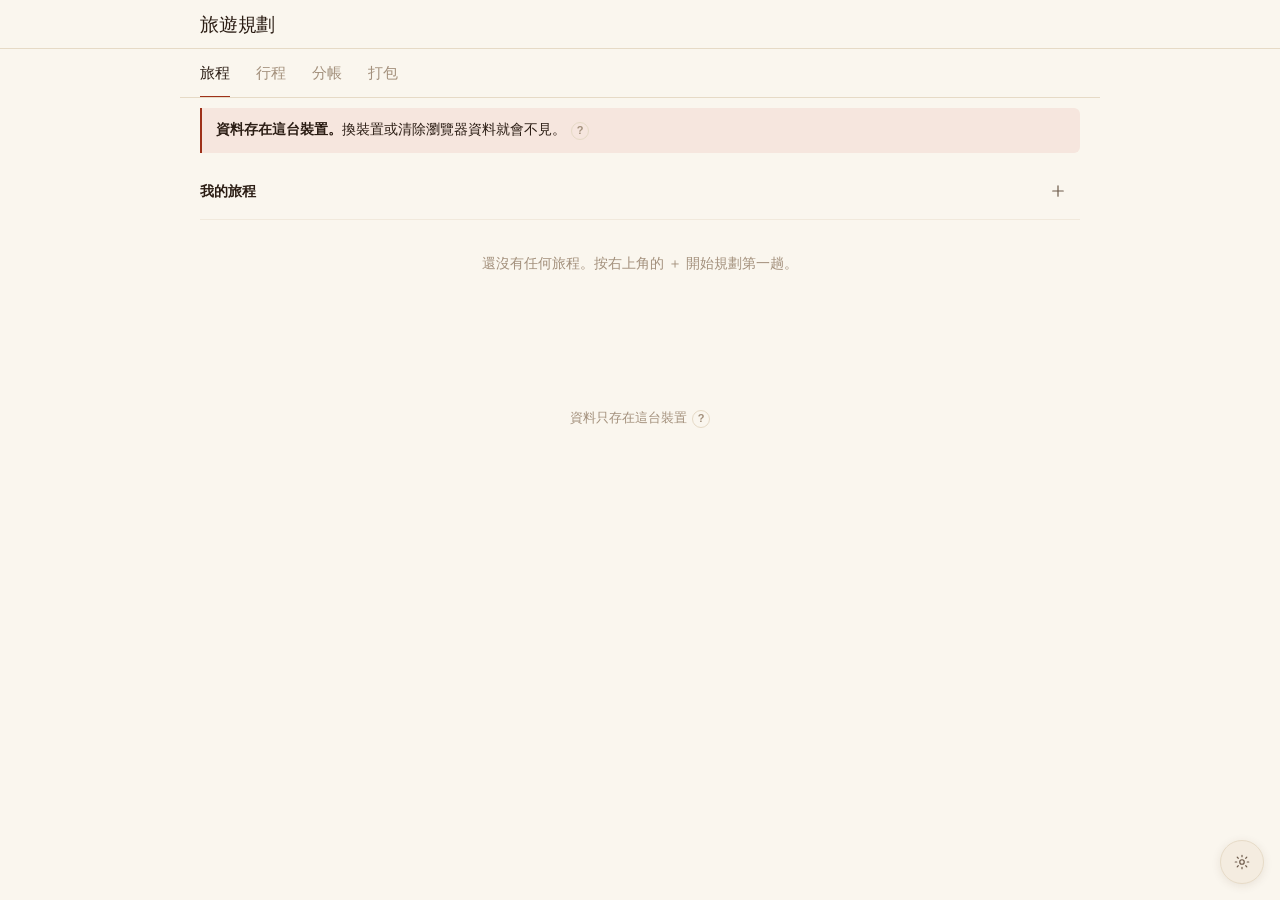
<file: index.html>
<!DOCTYPE html>
<html lang="zh-Hant">
<head>
<meta charset="utf-8">
<meta name="viewport" content="width=device-width, initial-scale=1, viewport-fit=cover">
<meta name="description" content="旅遊規劃工具：行程安排、分帳結算、打包清單。資料存在自己的瀏覽器，不上傳任何伺服器。">
<meta name="theme-color" content="#faf6ee">
<title>旅遊規劃 — 行程 · 分帳 · 打包清單</title>
<!-- 分頁圖示用單色線條的楓葉，不用 emoji（emoji 自帶顏色，會跟配色打架） -->
<link rel="icon" href="data:image/svg+xml,<svg xmlns='http://www.w3.org/2000/svg' viewBox='0 0 24 24' fill='none' stroke='%239e3119' stroke-width='1.8' stroke-linecap='round' stroke-linejoin='round'><path d='M12 21v-5'/><path d='m12 16 5.5-3.2-1.6-.6 3.6-2.6-1.7-.5 2.2-2.6-4.3.5.4-2.3-2.6 1.3L12 3 10.5 6l-2.6-1.3.4 2.3-4.3-.5L6.2 9.1l-1.7.5 3.6 2.6-1.6.6z'/></svg>">
<!-- 版本號 ?v=N：改過 js/ 或 css/ 之後要把 N 加 1，
     否則瀏覽器會沿用舊檔，造成新舊程式混在一起。-->
<link rel="stylesheet" href="css/style.css?v=25">
</head>
<body>

<header class="topbar" id="topbar">
  <!-- 低高度封面：用這趟旅程第一張現有的行程圖片，沒有圖片就不出現 -->
  <div class="topbar-cover" id="headerCover" hidden></div>
  <div class="topbar-inner">
    <h1 id="headerTitle">旅遊規劃</h1>
    <div class="head-meta" id="headerMeta"></div>
    <div id="syncStatus" class="sync-status" hidden></div>
  </div>
</header>

<div id="readonlyBar" class="readonly-bar" hidden>
  你正在看別人分享的行程「<strong id="readonlyName"></strong>」，這是唯讀的，改不了。<span id="readonlyStamp"></span>
</div>

<nav id="tabs" class="tabs" aria-label="主要分頁"></nav>

<main id="view" class="view"></main>

<footer class="foot">
  <p id="footNote"></p>
</footer>

<!-- 偶爾才用的操作放畫面右下，手機單手好按 -->
<nav id="headerActions" class="actionbar" aria-label="工具"></nav>

<script src="js/settle.js?v=25"></script>
<script src="js/store.js?v=25"></script>
<script src="js/cloud.js?v=25"></script>
<script src="js/share.js?v=25"></script>
<script src="js/ui.js?v=25"></script>
<script src="js/trips.js?v=25"></script>
<script src="js/itinerary.js?v=25"></script>
<script src="js/expenses.js?v=25"></script>
<script src="js/checklist.js?v=25"></script>
<script src="js/settings.js?v=25"></script>
<script src="js/app.js?v=25"></script>
</body>
</html>
</file>
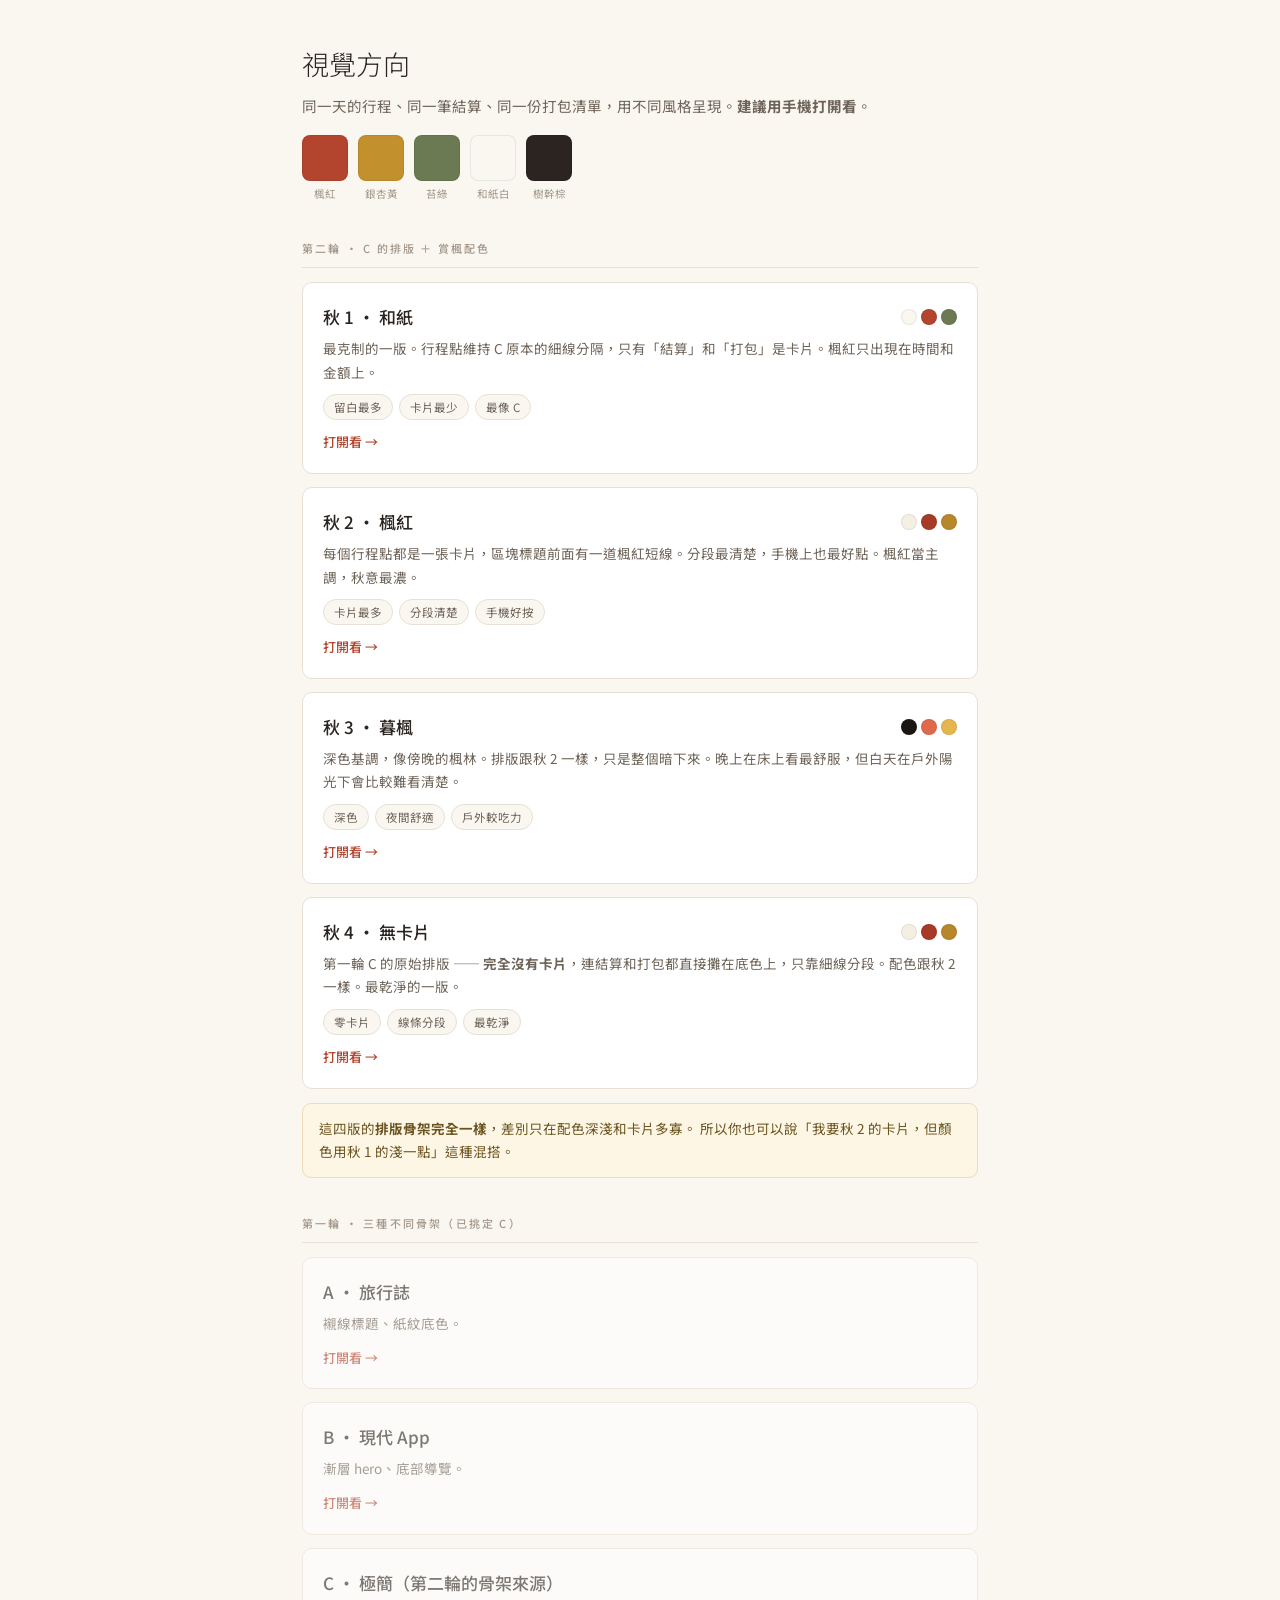
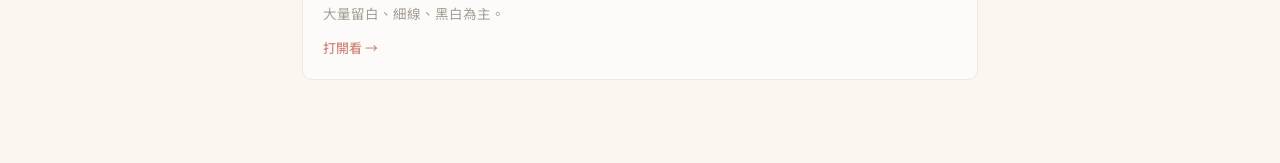
<file: mockups/index.html>
<!DOCTYPE html>
<html lang="zh-Hant">
<head>
<meta charset="utf-8">
<meta name="viewport" content="width=device-width, initial-scale=1">
<title>視覺方向 — 旅遊規劃工具</title>
<link href="https://fonts.googleapis.com/css2?family=Noto+Sans+TC:wght@300;400;500;700&display=swap" rel="stylesheet">
<style>
:root{--bg:#faf7f1;--card:#fff;--line:#e8e0d4;--ink:#2b2420;--soft:#6e6358;--faint:#a3978a;--maple:#b3452f}
*{box-sizing:border-box}
body{margin:0;background:var(--bg);color:var(--ink);
  font-family:"Noto Sans TC",system-ui,sans-serif;font-size:15px;line-height:1.75}
.wrap{max-width:720px;margin:0 auto;padding:40px 22px 70px}
h1{font-size:27px;font-weight:300;margin:0 0 6px}
.lead{color:var(--soft);margin:0 0 8px;font-size:14.5px}
h2.round{font-size:11px;letter-spacing:.2em;text-transform:uppercase;color:var(--faint);
  font-weight:500;margin:36px 0 14px;padding-bottom:9px;border-bottom:1px solid var(--line)}
.card{background:var(--card);border:1px solid var(--line);border-radius:10px;
  padding:19px 20px;margin-bottom:13px;text-decoration:none;color:inherit;display:block;
  transition:transform .12s, box-shadow .12s}
.card:hover{transform:translateY(-2px);box-shadow:0 6px 20px rgba(74,53,38,.09)}
.card h3{font-size:17px;font-weight:500;margin:0 0 4px;display:flex;align-items:center;gap:10px}
.swatch{display:flex;gap:4px;margin-left:auto}
.swatch i{width:16px;height:16px;border-radius:50%;display:block;border:1px solid rgba(0,0,0,.07)}
.card p{margin:5px 0 0;color:var(--soft);font-size:13.5px}
.tags{margin-top:10px;display:flex;gap:6px;flex-wrap:wrap}
.tag{font-size:11.5px;background:var(--bg);border:1px solid var(--line);
  border-radius:20px;padding:2px 10px;color:var(--soft)}
.go{font-size:13px;color:var(--maple);font-weight:500;margin-top:11px;display:block}
.old{opacity:.6}
.note{background:#fdf6e4;border:1px solid #ecdcb8;border-radius:9px;
  padding:13px 16px;font-size:13.5px;color:#6b5420;margin-top:14px}
.palette{display:flex;gap:10px;flex-wrap:wrap;margin:16px 0 4px}
.pc{text-align:center;font-size:10.5px;color:var(--faint)}
.pc i{display:block;width:46px;height:46px;border-radius:8px;margin-bottom:4px;border:1px solid rgba(0,0,0,.07)}
</style>
</head>
<body>
<div class="wrap">
  <h1>視覺方向</h1>
  <p class="lead">同一天的行程、同一筆結算、同一份打包清單，用不同風格呈現。<b>建議用手機打開看</b>。</p>

  <div class="palette">
    <div class="pc"><i style="background:#b3452f"></i>楓紅</div>
    <div class="pc"><i style="background:#c2912e"></i>銀杏黃</div>
    <div class="pc"><i style="background:#6b7a52"></i>苔綠</div>
    <div class="pc"><i style="background:#faf7f1"></i>和紙白</div>
    <div class="pc"><i style="background:#2b2420"></i>樹幹棕</div>
  </div>

  <h2 class="round">第二輪 · C 的排版 ＋ 賞楓配色</h2>

  <a class="card" href="c1-washi.html">
    <h3>秋 1 · 和紙
      <span class="swatch"><i style="background:#faf7f1"></i><i style="background:#b3452f"></i><i style="background:#6b7a52"></i></span>
    </h3>
    <p>最克制的一版。行程點維持 C 原本的細線分隔，只有「結算」和「打包」是卡片。楓紅只出現在時間和金額上。</p>
    <div class="tags"><span class="tag">留白最多</span><span class="tag">卡片最少</span><span class="tag">最像 C</span></div>
    <span class="go">打開看 →</span>
  </a>

  <a class="card" href="c2-maple.html">
    <h3>秋 2 · 楓紅
      <span class="swatch"><i style="background:#f4eee3"></i><i style="background:#a63a26"></i><i style="background:#b8862b"></i></span>
    </h3>
    <p>每個行程點都是一張卡片，區塊標題前面有一道楓紅短線。分段最清楚，手機上也最好點。楓紅當主調，秋意最濃。</p>
    <div class="tags"><span class="tag">卡片最多</span><span class="tag">分段清楚</span><span class="tag">手機好按</span></div>
    <span class="go">打開看 →</span>
  </a>

  <a class="card" href="c3-dusk.html">
    <h3>秋 3 · 暮楓
      <span class="swatch"><i style="background:#1b1613"></i><i style="background:#e0694a"></i><i style="background:#e5b54e"></i></span>
    </h3>
    <p>深色基調，像傍晚的楓林。排版跟秋 2 一樣，只是整個暗下來。晚上在床上看最舒服，但白天在戶外陽光下會比較難看清楚。</p>
    <div class="tags"><span class="tag">深色</span><span class="tag">夜間舒適</span><span class="tag">戶外較吃力</span></div>
    <span class="go">打開看 →</span>
  </a>

  <a class="card" href="c4-nocard.html">
    <h3>秋 4 · 無卡片
      <span class="swatch"><i style="background:#f4eee3"></i><i style="background:#a63a26"></i><i style="background:#b8862b"></i></span>
    </h3>
    <p>第一輪 C 的原始排版 —— <b>完全沒有卡片</b>，連結算和打包都直接攤在底色上，只靠細線分段。配色跟秋 2 一樣。最乾淨的一版。</p>
    <div class="tags"><span class="tag">零卡片</span><span class="tag">線條分段</span><span class="tag">最乾淨</span></div>
    <span class="go">打開看 →</span>
  </a>

  <div class="note">
    這四版的<b>排版骨架完全一樣</b>，差別只在配色深淺和卡片多寡。
    所以你也可以說「我要秋 2 的卡片，但顏色用秋 1 的淺一點」這種混搭。
  </div>

  <h2 class="round">第一輪 · 三種不同骨架（已挑定 C）</h2>

  <a class="card old" href="a-journal.html">
    <h3>A · 旅行誌</h3>
    <p>襯線標題、紙紋底色。</p><span class="go">打開看 →</span>
  </a>
  <a class="card old" href="b-app.html">
    <h3>B · 現代 App</h3>
    <p>漸層 hero、底部導覽。</p><span class="go">打開看 →</span>
  </a>
  <a class="card old" href="c-minimal.html">
    <h3>C · 極簡（第二輪的骨架來源）</h3>
    <p>大量留白、細線、黑白為主。</p><span class="go">打開看 →</span>
  </a>
</div>
</body>
</html>
</file>
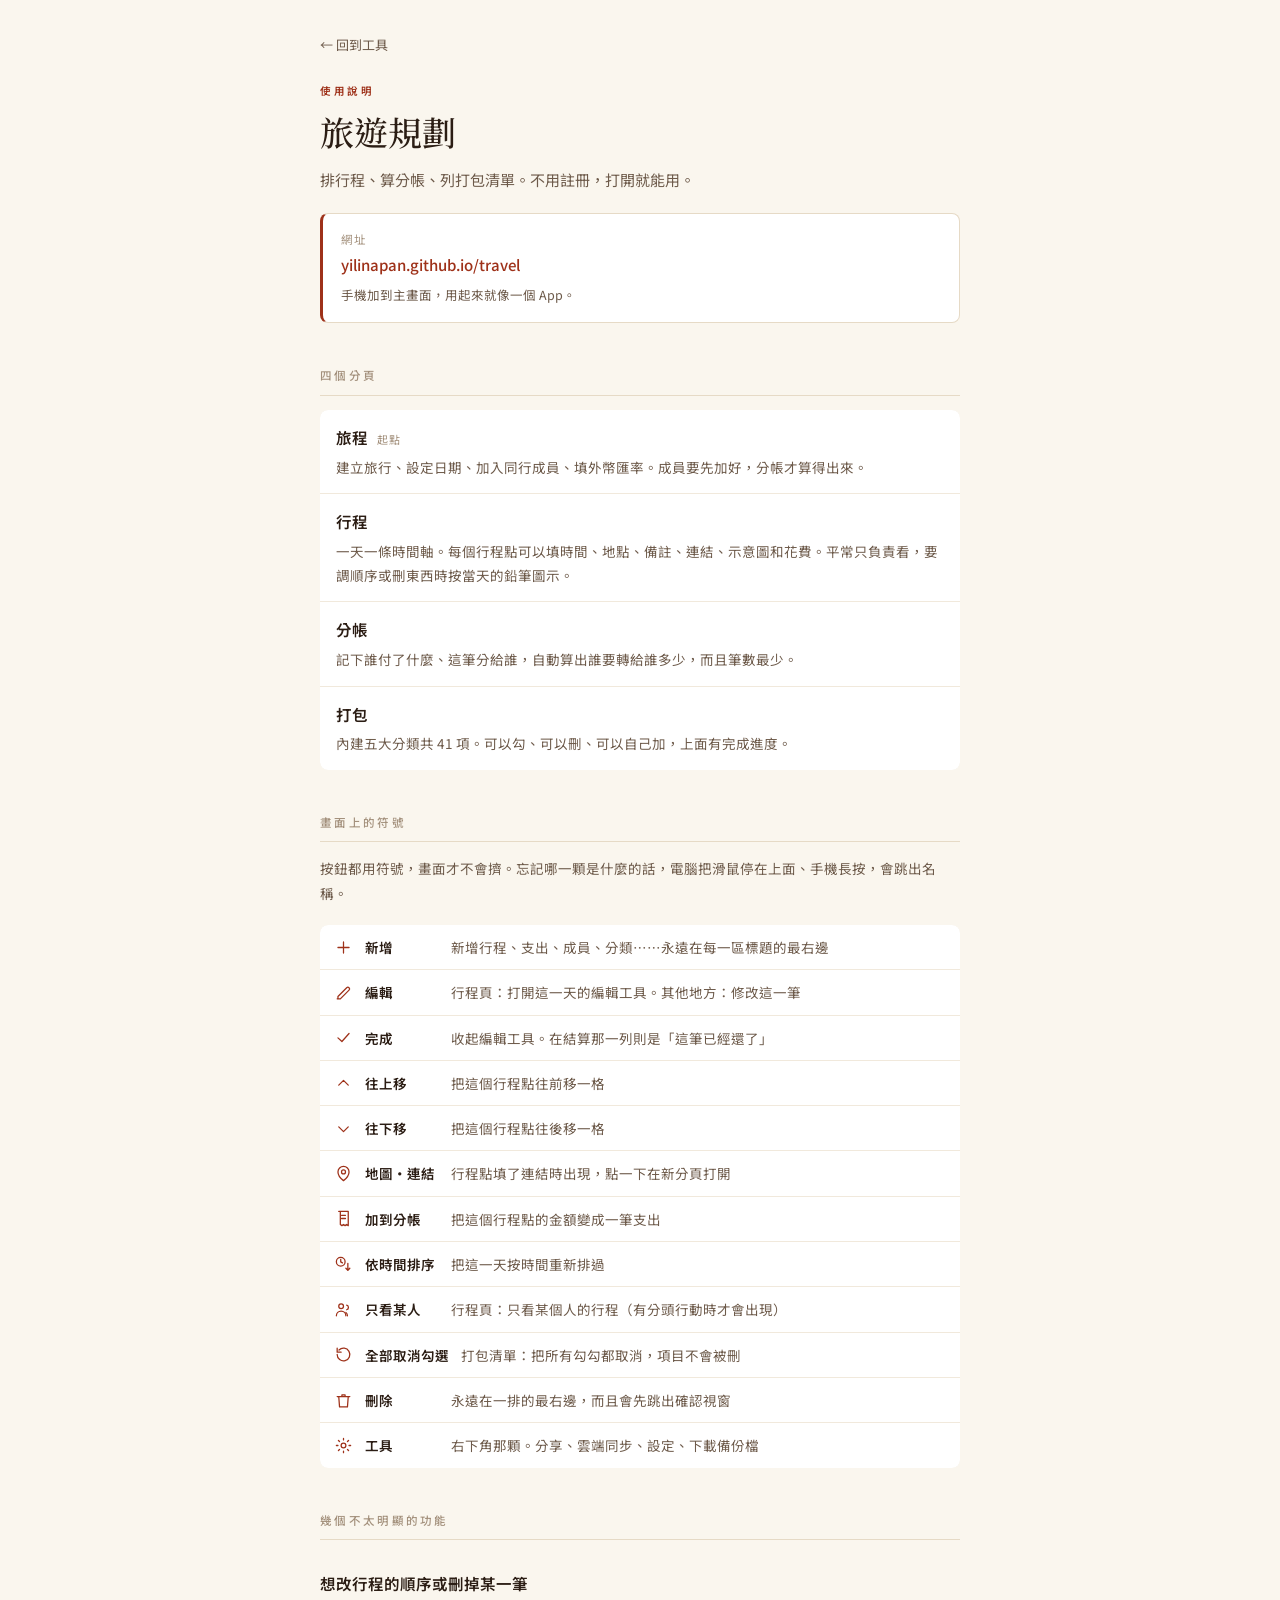
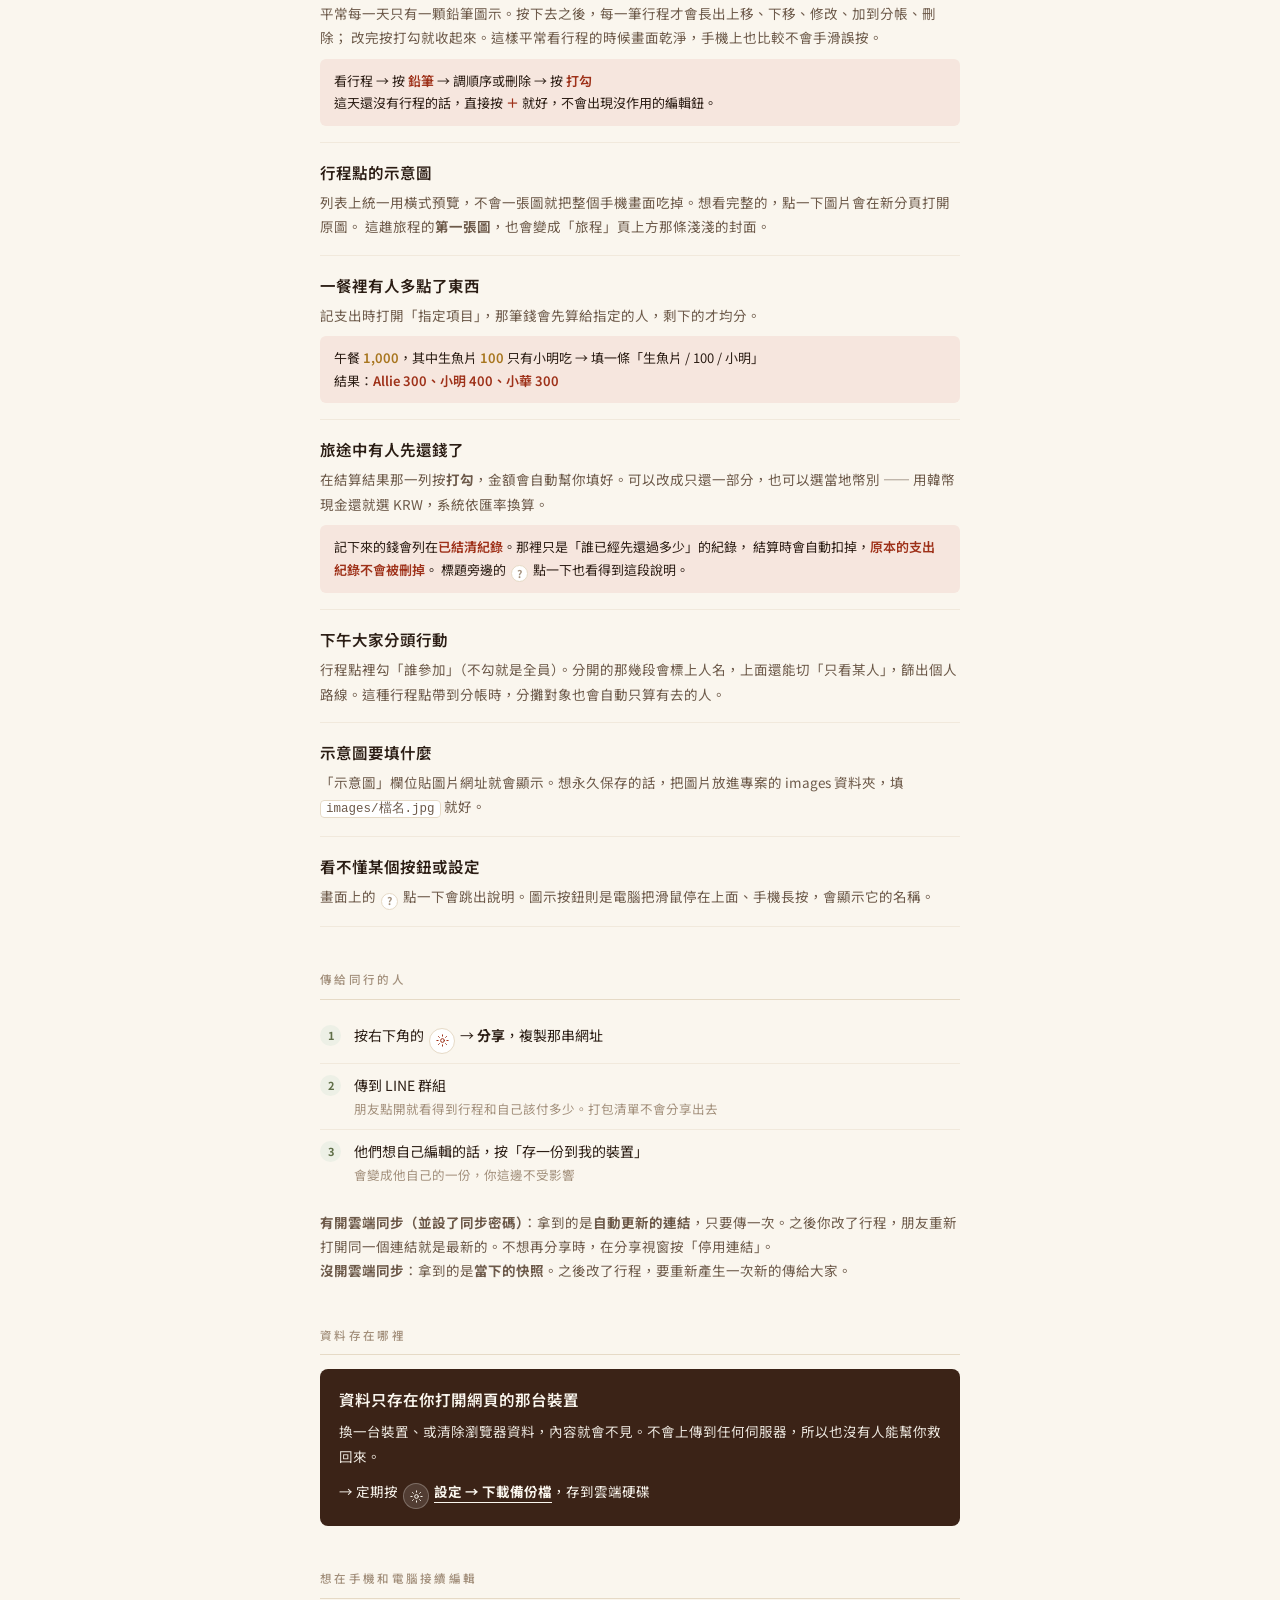
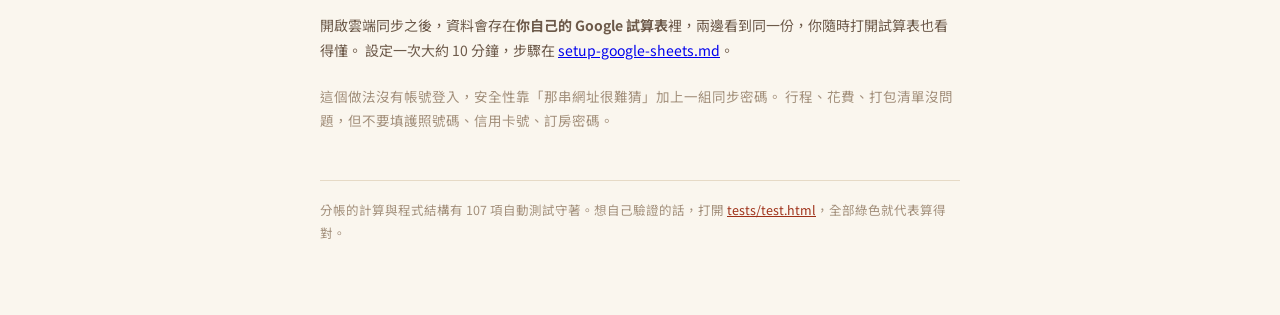
<file: guide.html>
<!DOCTYPE html>
<html lang="zh-Hant">
<head>
<meta charset="utf-8">
<meta name="viewport" content="width=device-width, initial-scale=1, viewport-fit=cover">
<meta name="description" content="旅遊規劃工具的使用說明：四個分頁怎麼用、分帳的進階功能、分享與備份。">
<meta name="theme-color" content="#faf6ee">
<title>使用說明 — 旅遊規劃</title>
<link rel="icon" href="data:image/svg+xml,<svg xmlns='http://www.w3.org/2000/svg' viewBox='0 0 24 24' fill='none' stroke='%239e3119' stroke-width='1.8' stroke-linecap='round' stroke-linejoin='round'><path d='M12 21v-5'/><path d='m12 16 5.5-3.2-1.6-.6 3.6-2.6-1.7-.5 2.2-2.6-4.3.5.4-2.3-2.6 1.3L12 3 10.5 6l-2.6-1.3.4 2.3-4.3-.5L6.2 9.1l-1.7.5 3.6 2.6-1.6.6z'/></svg>">
<link rel="preconnect" href="https://fonts.googleapis.com">
<link rel="preconnect" href="https://fonts.gstatic.com" crossorigin>
<link href="https://fonts.googleapis.com/css2?family=Noto+Sans+TC:wght@300;400;500;700&family=Noto+Serif+TC:wght@500&display=swap" rel="stylesheet">
<style>
/* 單欄長文，靠留白與細線分段；配色沿用工具本身的日本傳統秋色 */
:root {
  --bg:        #faf6ee;   /* 砥粉調淡 */
  --surface:   #ffffff;
  --line:      #e6dac6;
  --line-2:    #f1e9dc;
  --text:      #2b1d14;   /* 赤銅調深 */
  --text-soft: #6d5a4a;
  --muted:     #a3907c;
  --maple:     #9e3119;   /* 落栗 */
  --maple-soft:#f6e6de;
  --gold:      #a8761f;   /* 狐色調深 */
  --moss:      #5f6e47;
  --moss-soft: #edf0e6;
  --deep:      #3b2317;   /* 深咖啡 */
  --deep-ink:  #faf6ee;

  --serif: "Noto Serif TC", Georgia, "Songti TC", serif;
  --sans:  "Noto Sans TC", system-ui, -apple-system, "PingFang TC", "Microsoft JhengHei", sans-serif;
  color-scheme: light;
}
@media (prefers-color-scheme: dark) {
  :root:not([data-theme="light"]) {
    --bg:#1d1511; --surface:#271d17; --line:#3d2f24; --line-2:#2f241c;
    --text:#f2e9dd; --text-soft:#bba894; --muted:#8d7b68;
    --maple:#d4714f; --maple-soft:#3a211a;
    --gold:#d9a24a; --moss:#93a876; --moss-soft:#2a3225;
    --deep:#4d3a2b; --deep-ink:#f6efe4;
    color-scheme: dark;
  }
}
:root[data-theme="dark"] {
  --bg:#1d1511; --surface:#271d17; --line:#3d2f24; --line-2:#2f241c;
  --text:#f2e9dd; --text-soft:#bba894; --muted:#8d7b68;
  --maple:#d4714f; --maple-soft:#3a211a;
  --gold:#d9a24a; --moss:#93a876; --moss-soft:#2a3225;
  --deep:#4d3a2b; --deep-ink:#f6efe4;
  color-scheme: dark;
}

* { box-sizing: border-box; }
img { max-width: 100%; }
body {
  background: var(--bg); color: var(--text);
  font-family: var(--sans); font-size: 15px; line-height: 1.8;
  margin: 0; padding-block: 30px 72px; padding-inline: 20px;
  -webkit-font-smoothing: antialiased;
}
.wrap { max-width: 640px; margin: 0 auto; }

.back {
  display: inline-flex; align-items: center; gap: 6px;
  font-size: 13px; color: var(--text-soft); text-decoration: none;
  margin-bottom: 26px;
}
.back:hover { color: var(--maple); }

.eyebrow {
  font-size: 10.5px; letter-spacing: .26em; text-transform: uppercase;
  color: var(--maple); font-weight: 600;
}
h1 {
  font-family: var(--serif); font-weight: 500;
  font-size: clamp(27px, 7vw, 34px); line-height: 1.25;
  margin: 10px 0 12px; text-wrap: balance;
}
.lede { color: var(--text-soft); margin: 0 0 20px; }

.link-card {
  display: block; text-decoration: none; color: inherit;
  background: var(--surface); border: 1px solid var(--line);
  border-left: 3px solid var(--maple); border-radius: 8px;
  padding: 15px 18px; margin-bottom: 34px;
}
.link-card .lbl { font-size: 11.5px; color: var(--muted); letter-spacing: .1em; }
.link-card .url {
  font-size: 15px; color: var(--maple); font-weight: 500;
  word-break: break-all; margin-top: 2px;
}
.link-card .hint { font-size: 12.5px; color: var(--text-soft); margin-top: 6px; }

h2 {
  font-size: 11.5px; letter-spacing: .2em; text-transform: uppercase;
  color: var(--muted); font-weight: 500;
  margin: 42px 0 14px; padding-bottom: 9px;
  border-bottom: 1px solid var(--line);
}
h3 { font-size: 15.5px; font-weight: 600; margin: 0 0 3px; }

.tabs { display: grid; gap: 1px; background: var(--line-2); border-radius: 8px; overflow: hidden; }
.tab { background: var(--surface); padding: 14px 16px; }
.tab h3 { display: flex; align-items: baseline; gap: 9px; }
.tab .where { font-size: 11px; color: var(--muted); font-weight: 400; letter-spacing: .08em; }
.tab p { margin: 2px 0 0; font-size: 13.5px; color: var(--text-soft); }

.feat { padding: 16px 0; border-bottom: 1px solid var(--line-2); }
.feat:last-child { border-bottom: 0; }
.feat p { margin: 3px 0 0; font-size: 13.5px; color: var(--text-soft); }
.feat .eg {
  margin-top: 9px; padding: 11px 14px; border-radius: 6px;
  background: var(--maple-soft); font-size: 13px; line-height: 1.75;
}
.eg b { color: var(--maple); font-weight: 600; }
.eg .num { font-variant-numeric: tabular-nums; color: var(--gold); font-weight: 600; }
code {
  background: var(--surface); border: 1px solid var(--line);
  border-radius: 4px; padding: 1px 5px; font-size: 12.5px;
}

.warn {
  background: var(--deep); color: var(--deep-ink);
  border-radius: 8px; padding: 17px 19px; margin: 8px 0 0;
}
.warn h3 { color: var(--deep-ink); margin-bottom: 5px; }
.warn p { margin: 0; font-size: 13.5px; opacity: .92; }
.warn .do { margin-top: 11px; font-size: 13.5px; }
.warn .do b { border-bottom: 1px solid currentColor; padding-bottom: 1px; }

.steps { counter-reset: s; list-style: none; padding: 0; margin: 0; }
.steps li {
  counter-increment: s; position: relative;
  padding: 9px 0 9px 34px; font-size: 14px;
  border-bottom: 1px solid var(--line-2);
}
.steps li:last-child { border-bottom: 0; }
.steps li::before {
  content: counter(s); position: absolute; left: 0; top: 11px;
  width: 21px; height: 21px; border-radius: 50%;
  background: var(--moss-soft); color: var(--moss);
  font-size: 11px; font-weight: 700; line-height: 21px; text-align: center;
  font-variant-numeric: tabular-nums;
}
.steps small { color: var(--muted); display: block; font-size: 12.5px; }

.dots {
  display: inline-flex; align-items: center; justify-content: center;
  width: 26px; height: 26px; border-radius: 50%;
  border: 1px solid var(--line); background: var(--surface);
  color: var(--maple); vertical-align: -7px; margin: 0 2px;
}
.dots svg { width: 15px; height: 15px; }

/* 符號對照表：畫面上的按鈕都是符號，這裡把意思列清楚 */
.icons { display: grid; gap: 1px; background: var(--line-2); border-radius: 8px; overflow: hidden; }
.icons div {
  display: flex; align-items: center; gap: 12px;
  background: var(--surface); padding: 10px 14px; font-size: 13.5px;
}
.icons svg { width: 19px; height: 19px; color: var(--maple); flex: none; }
.icons b { font-weight: 600; min-width: 5.5em; white-space: nowrap; }
.icons span { color: var(--text-soft); }
.qm {
  display: inline-flex; align-items: center; justify-content: center;
  width: 17px; height: 17px; border-radius: 50%;
  border: 1px solid var(--line); background: var(--surface);
  color: var(--muted); font-size: 10.5px; font-weight: 700;
  vertical-align: -3px; margin: 0 2px;
}

.foot {
  margin-top: 48px; padding-top: 18px; border-top: 1px solid var(--line);
  font-size: 12.5px; color: var(--muted);
}
.foot a { color: var(--maple); }
a:focus-visible, .link-card:focus-visible { outline: 2px solid var(--maple); outline-offset: 3px; }
</style>
</head>
<body>

<div class="wrap">

  <a class="back" href="index.html">← 回到工具</a>

  <div class="eyebrow">使用說明</div>
  <h1>旅遊規劃</h1>
  <p class="lede">排行程、算分帳、列打包清單。不用註冊，打開就能用。</p>

  <a class="link-card" href="index.html">
    <div class="lbl">網址</div>
    <div class="url">yilinapan.github.io/travel</div>
    <div class="hint">手機加到主畫面，用起來就像一個 App。</div>
  </a>

  <h2>四個分頁</h2>
  <div class="tabs">
    <div class="tab">
      <h3>旅程 <span class="where">起點</span></h3>
      <p>建立旅行、設定日期、加入同行成員、填外幣匯率。成員要先加好，分帳才算得出來。</p>
    </div>
    <div class="tab">
      <h3>行程</h3>
      <p>一天一條時間軸。每個行程點可以填時間、地點、備註、連結、示意圖和花費。平常只負責看，要調順序或刪東西時按當天的鉛筆圖示。</p>
    </div>
    <div class="tab">
      <h3>分帳</h3>
      <p>記下誰付了什麼、這筆分給誰，自動算出誰要轉給誰多少，而且筆數最少。</p>
    </div>
    <div class="tab">
      <h3>打包</h3>
      <p>內建五大分類共 41 項。可以勾、可以刪、可以自己加，上面有完成進度。</p>
    </div>
  </div>


  <h2>畫面上的符號</h2>
  <p class="lede" style="font-size:13.5px">按鈕都用符號，畫面才不會擠。忘記哪一顆是什麼的話，電腦把滑鼠停在上面、手機長按，會跳出名稱。</p>
  <div class="icons">
    <div><svg viewBox="0 0 24 24" fill="none" stroke="currentColor" stroke-width="1.6" stroke-linecap="round" stroke-linejoin="round" aria-hidden="true"><path d="M12 5v14M5 12h14"/></svg><b>新增</b><span>新增行程、支出、成員、分類……永遠在每一區標題的最右邊</span></div>
    <div><svg viewBox="0 0 24 24" fill="none" stroke="currentColor" stroke-width="1.6" stroke-linecap="round" stroke-linejoin="round" aria-hidden="true"><path d="M4 20h4L19 9a2.1 2.1 0 0 0-3-3L5 17v3z"/></svg><b>編輯</b><span>行程頁：打開這一天的編輯工具。其他地方：修改這一筆</span></div>
    <div><svg viewBox="0 0 24 24" fill="none" stroke="currentColor" stroke-width="1.6" stroke-linecap="round" stroke-linejoin="round" aria-hidden="true"><path d="M5 12.5 10 17 19 7"/></svg><b>完成</b><span>收起編輯工具。在結算那一列則是「這筆已經還了」</span></div>
    <div><svg viewBox="0 0 24 24" fill="none" stroke="currentColor" stroke-width="1.6" stroke-linecap="round" stroke-linejoin="round" aria-hidden="true"><path d="M6 14l6-6 6 6"/></svg><b>往上移</b><span>把這個行程點往前移一格</span></div>
    <div><svg viewBox="0 0 24 24" fill="none" stroke="currentColor" stroke-width="1.6" stroke-linecap="round" stroke-linejoin="round" aria-hidden="true"><path d="M6 10l6 6 6-6"/></svg><b>往下移</b><span>把這個行程點往後移一格</span></div>
    <div><svg viewBox="0 0 24 24" fill="none" stroke="currentColor" stroke-width="1.6" stroke-linecap="round" stroke-linejoin="round" aria-hidden="true"><path d="M12 21s7-5.4 7-11a7 7 0 1 0-14 0c0 5.6 7 11 7 11z"/><circle cx="12" cy="10" r="2.5"/></svg><b>地圖・連結</b><span>行程點填了連結時出現，點一下在新分頁打開</span></div>
    <div><svg viewBox="0 0 24 24" fill="none" stroke="currentColor" stroke-width="1.6" stroke-linecap="round" stroke-linejoin="round" aria-hidden="true"><path d="M6 3h12v18l-2-1.4-2 1.4-2-1.4-2 1.4-2-1.4V3z"/><path d="M9.5 8h5M9.5 12h5"/></svg><b>加到分帳</b><span>把這個行程點的金額變成一筆支出</span></div>
    <div><svg viewBox="0 0 24 24" fill="none" stroke="currentColor" stroke-width="1.6" stroke-linecap="round" stroke-linejoin="round" aria-hidden="true"><circle cx="8.5" cy="8.5" r="5.5"/><path d="M8.5 5.5v3.2l2.2 1.3"/><path d="M17.5 10.5v9m0 0 2.5-2.8m-2.5 2.8L15 16.7"/></svg><b>依時間排序</b><span>把這一天按時間重新排過</span></div>
    <div><svg viewBox="0 0 24 24" fill="none" stroke="currentColor" stroke-width="1.6" stroke-linecap="round" stroke-linejoin="round" aria-hidden="true"><circle cx="9" cy="8" r="3"/><path d="M3 20a6 6 0 0 1 12 0"/><path d="M16 6.5a3 3 0 0 1 0 5.8M17 20a6 6 0 0 0-2-4.4"/></svg><b>只看某人</b><span>行程頁：只看某個人的行程（有分頭行動時才會出現）</span></div>
    <div><svg viewBox="0 0 24 24" fill="none" stroke="currentColor" stroke-width="1.6" stroke-linecap="round" stroke-linejoin="round" aria-hidden="true"><path d="M4 12a8 8 0 1 0 2.3-5.6"/><path d="M4 4v5h5"/></svg><b>全部取消勾選</b><span>打包清單：把所有勾勾都取消，項目不會被刪</span></div>
    <div><svg viewBox="0 0 24 24" fill="none" stroke="currentColor" stroke-width="1.6" stroke-linecap="round" stroke-linejoin="round" aria-hidden="true"><path d="M4 7h16M10 7V5h4v2M6 7l1 13h10l1-13"/></svg><b>刪除</b><span>永遠在一排的最右邊，而且會先跳出確認視窗</span></div>
    <div><svg viewBox="0 0 24 24" fill="none" stroke="currentColor" stroke-width="1.6" stroke-linecap="round" stroke-linejoin="round" aria-hidden="true"><circle cx="12" cy="12" r="3"/><path d="M12 3v2m0 14v2M3 12h2m14 0h2M5.6 5.6l1.4 1.4m10 10 1.4 1.4m0-12.8-1.4 1.4m-10 10-1.4 1.4"/></svg><b>工具</b><span>右下角那顆。分享、雲端同步、設定、下載備份檔</span></div>
  </div>

  <h2>幾個不太明顯的功能</h2>

  <div class="feat">
    <h3>想改行程的順序或刪掉某一筆</h3>
    <p>平常每一天只有一顆鉛筆圖示。按下去之後，每一筆行程才會長出上移、下移、修改、加到分帳、刪除；
      改完按打勾就收起來。這樣平常看行程的時候畫面乾淨，手機上也比較不會手滑誤按。</p>
    <div class="eg">
      看行程 → 按 <b>鉛筆</b> → 調順序或刪除 → 按 <b>打勾</b><br>
      這天還沒有行程的話，直接按 <b>＋</b> 就好，不會出現沒作用的編輯鈕。
    </div>
  </div>

  <div class="feat">
    <h3>行程點的示意圖</h3>
    <p>列表上統一用橫式預覽，不會一張圖就把整個手機畫面吃掉。想看完整的，點一下圖片會在新分頁打開原圖。
      這趡旅程的<b>第一張圖</b>，也會變成「旅程」頁上方那條淺淺的封面。</p>
  </div>

  <div class="feat">
    <h3>一餐裡有人多點了東西</h3>
    <p>記支出時打開「指定項目」，那筆錢會先算給指定的人，剩下的才均分。</p>
    <div class="eg">
      午餐 <span class="num">1,000</span>，其中生魚片 <span class="num">100</span> 只有小明吃 →
      填一條「生魚片 / 100 / 小明」<br>
      結果：<b>Allie 300、小明 400、小華 300</b>
    </div>
  </div>

  <div class="feat">
    <h3>旅途中有人先還錢了</h3>
    <p>在結算結果那一列按<b>打勾</b>，金額會自動幫你填好。可以改成只還一部分，也可以選當地幣別 —— 用韓幣現金還就選 KRW，系統依匯率換算。</p>
    <div class="eg">
      記下來的錢會列在<b>已結清紀錄</b>。那裡只是「誰已經先還過多少」的紀錄，
      結算時會自動扣掉，<b>原本的支出紀錄不會被刪掉</b>。
      標題旁邊的 <span class="qm">?</span> 點一下也看得到這段說明。
    </div>
  </div>

  <div class="feat">
    <h3>下午大家分頭行動</h3>
    <p>行程點裡勾「誰參加」（不勾就是全員）。分開的那幾段會標上人名，上面還能切「只看某人」，篩出個人路線。這種行程點帶到分帳時，分攤對象也會自動只算有去的人。</p>
  </div>

  <div class="feat">
    <h3>示意圖要填什麼</h3>
    <p>「示意圖」欄位貼圖片網址就會顯示。想永久保存的話，把圖片放進專案的 images 資料夾，填 <code>images/檔名.jpg</code> 就好。</p>
  </div>

  <div class="feat">
    <h3>看不懂某個按鈕或設定</h3>
    <p>畫面上的 <span class="qm">?</span> 點一下會跳出說明。圖示按鈕則是電腦把滑鼠停在上面、手機長按，會顯示它的名稱。</p>
  </div>

  <h2>傳給同行的人</h2>
  <ol class="steps">
    <li>按右下角的 <span class="dots"><svg viewBox="0 0 24 24" fill="none" stroke="currentColor" stroke-width="1.6" stroke-linecap="round" stroke-linejoin="round" aria-hidden="true"><circle cx="12" cy="12" r="3"/><path d="M12 3v2m0 14v2M3 12h2m14 0h2M5.6 5.6l1.4 1.4m10 10 1.4 1.4m0-12.8-1.4 1.4m-10 10-1.4 1.4"/></svg></span> → <b>分享</b>，複製那串網址</li>
    <li>傳到 LINE 群組<small>朋友點開就看得到行程和自己該付多少。打包清單不會分享出去</small></li>
    <li>他們想自己編輯的話，按「存一份到我的裝置」<small>會變成他自己的一份，你這邊不受影響</small></li>
  </ol>
  <p class="lede" style="margin-top:14px;font-size:13.5px">
    <b>有開雲端同步（並設了同步密碼）</b>：拿到的是<b>自動更新的連結</b>，只要傳一次。之後你改了行程，朋友重新打開同一個連結就是最新的。不想再分享時，在分享視窗按「停用連結」。<br>
    <b>沒開雲端同步</b>：拿到的是<b>當下的快照</b>。之後改了行程，要重新產生一次新的傳給大家。
  </p>

  <h2>資料存在哪裡</h2>
  <div class="warn">
    <h3>資料只存在你打開網頁的那台裝置</h3>
    <p>換一台裝置、或清除瀏覽器資料，內容就會不見。不會上傳到任何伺服器，所以也沒有人能幫你救回來。</p>
    <div class="do">
      → 定期按 <span class="dots" style="background:rgba(255,255,255,.12);border-color:rgba(255,255,255,.25);color:inherit"><svg viewBox="0 0 24 24" fill="none" stroke="currentColor" stroke-width="1.6" stroke-linecap="round" stroke-linejoin="round" aria-hidden="true"><circle cx="12" cy="12" r="3"/><path d="M12 3v2m0 14v2M3 12h2m14 0h2M5.6 5.6l1.4 1.4m10 10 1.4 1.4m0-12.8-1.4 1.4m-10 10-1.4 1.4"/></svg></span>
      <b>設定 → 下載備份檔</b>，存到雲端硬碟
    </div>
  </div>

  <h2>想在手機和電腦接續編輯</h2>
  <p class="lede" style="font-size:14px">
    開啟雲端同步之後，資料會存在<b>你自己的 Google 試算表</b>裡，兩邊看到同一份，你隨時打開試算表也看得懂。
    設定一次大約 10 分鐘，步驟在
    <a href="https://github.com/yilinapan/travel/blob/main/docs/setup-google-sheets.md" target="_blank" rel="noopener">setup-google-sheets.md</a>。
  </p>
  <p class="lede" style="font-size:13.5px;color:var(--muted)">
    這個做法沒有帳號登入，安全性靠「那串網址很難猜」加上一組同步密碼。
    行程、花費、打包清單沒問題，但不要填護照號碼、信用卡號、訂房密碼。
  </p>

  <div class="foot">
    分帳的計算與程式結構有 107 項自動測試守著。想自己驗證的話，打開
    <a href="tests/test.html">tests/test.html</a>，全部綠色就代表算得對。
  </div>

</div>
</body>
</html>
</file>
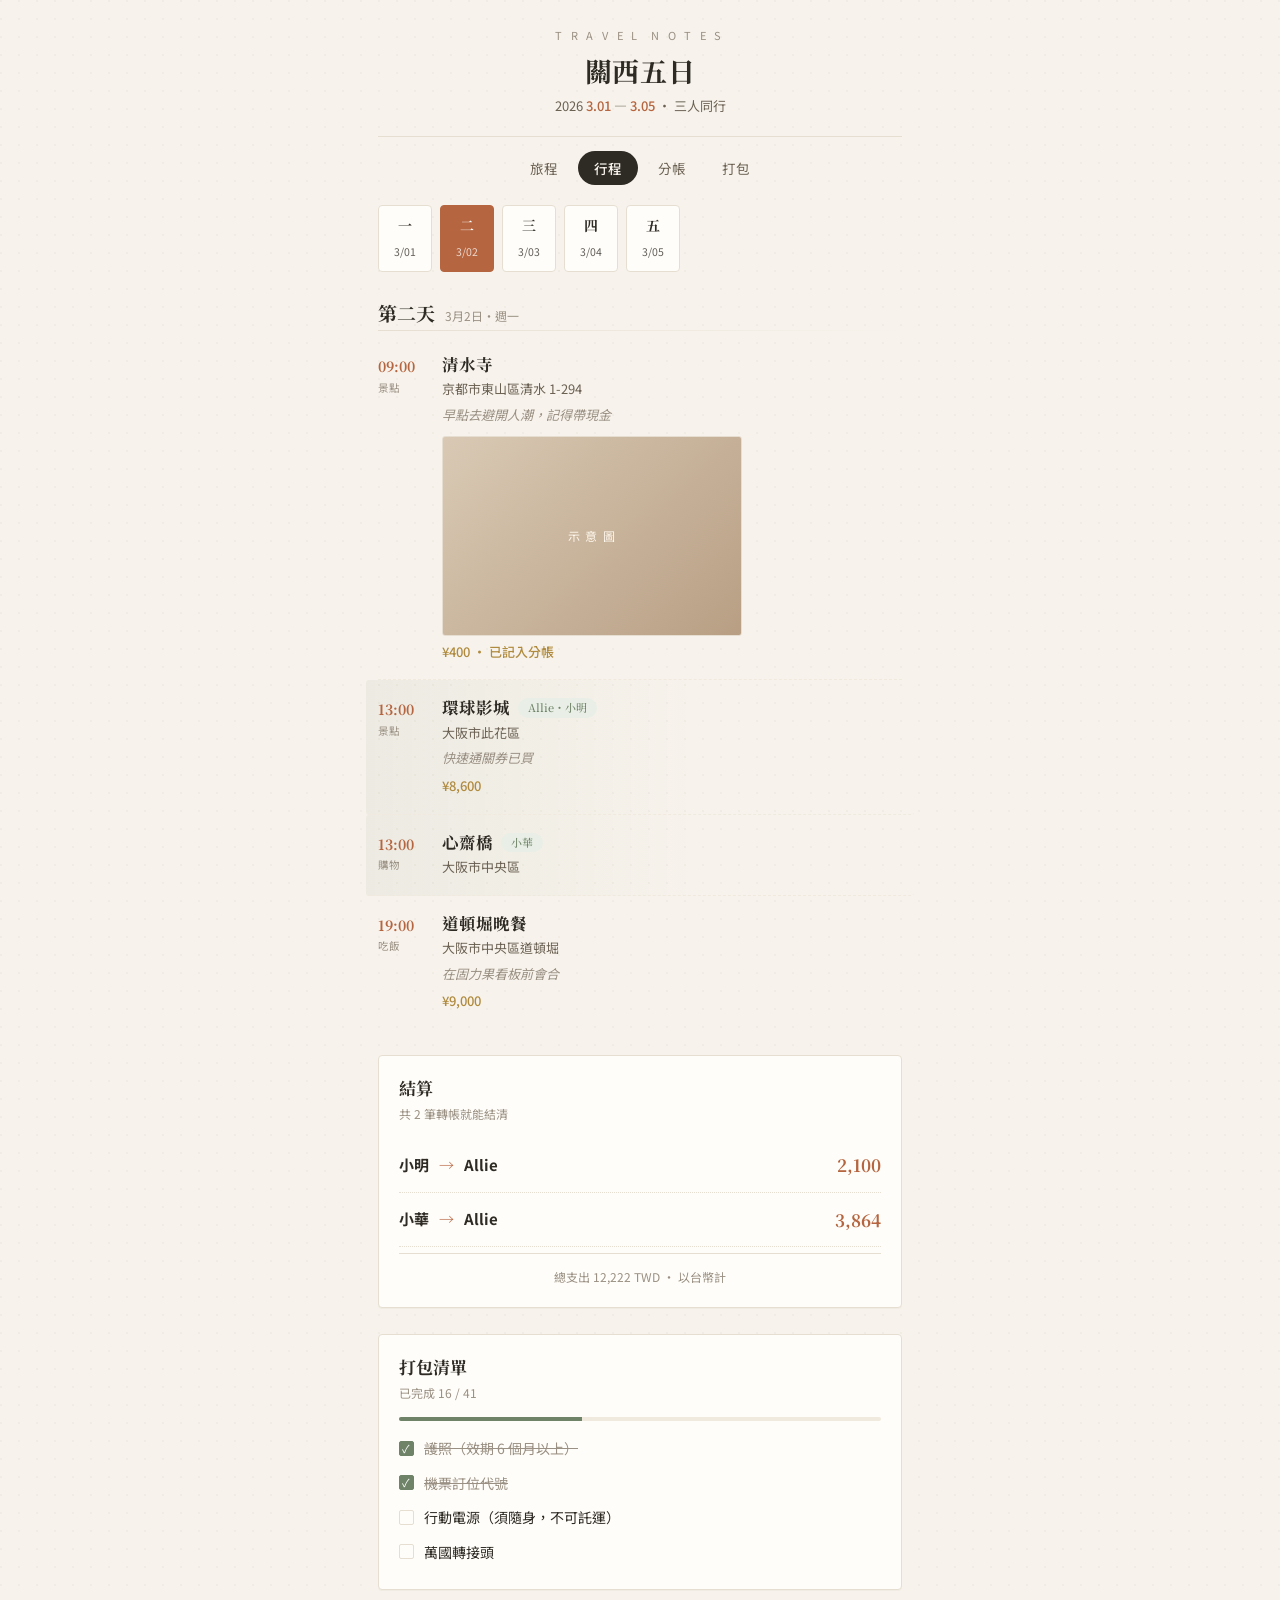
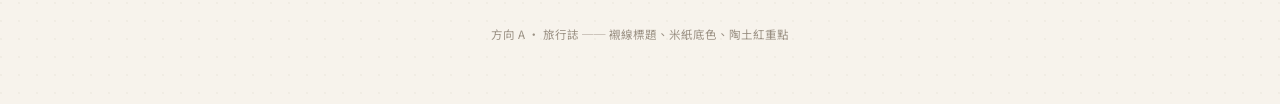
<file: mockups/a-journal.html>
<!DOCTYPE html>
<html lang="zh-Hant">
<head>
<meta charset="utf-8">
<meta name="viewport" content="width=device-width, initial-scale=1">
<title>方向 A · 旅行誌</title>
<link rel="preconnect" href="https://fonts.googleapis.com">
<link rel="preconnect" href="https://fonts.gstatic.com" crossorigin>
<link href="https://fonts.googleapis.com/css2?family=Noto+Sans+TC:wght@400;500;700&family=Noto+Serif+TC:wght@500;700&display=swap" rel="stylesheet">
<style>
:root{
  --paper:#f7f3ec; --card:#fffdf9; --line:#e6ded1; --line-soft:#f0e9de;
  --ink:#2e2a24; --ink-soft:#6b6153; --ink-faint:#9a9083;
  --accent:#b5653f;        /* 陶土紅 */
  --accent-soft:#f6e9e1;
  --sage:#6f8368;          /* 鼠尾草綠 */
  --sage-soft:#e9efe6;
  --gold:#b08b3f;
}
*{box-sizing:border-box}
body{
  margin:0;background:var(--paper);color:var(--ink);
  font-family:"Noto Sans TC",system-ui,sans-serif;font-size:15px;line-height:1.75;
  background-image:radial-gradient(circle at 1px 1px, rgba(140,120,90,.055) 1px, transparent 0);
  background-size:18px 18px;
}
h1,h2,h3{font-family:"Noto Serif TC",serif;margin:0;line-height:1.4}
.wrap{max-width:560px;margin:0 auto;padding:0 18px 60px}

/* 頁首 */
.top{padding:26px 0 18px;text-align:center;border-bottom:1px solid var(--line)}
.kicker{font-size:11px;letter-spacing:.3em;color:var(--ink-faint);text-transform:uppercase}
.top h1{font-size:27px;margin:7px 0 5px;letter-spacing:.02em}
.dates{font-size:13px;color:var(--ink-soft)}
.dates b{color:var(--accent);font-weight:500}

/* 分頁 */
.tabs{display:flex;justify-content:center;gap:4px;padding:14px 0 4px;flex-wrap:wrap}
.tab{font-size:13.5px;padding:6px 15px;border-radius:30px;color:var(--ink-soft);
  border:1px solid transparent;cursor:pointer;background:none;font-family:inherit}
.tab.on{background:var(--ink);color:var(--paper);font-weight:500}

/* 天數 */
.days{display:flex;gap:8px;overflow-x:auto;padding:16px 0 6px;scrollbar-width:none}
.days::-webkit-scrollbar{display:none}
.day{flex:0 0 auto;text-align:center;padding:7px 15px;border-radius:4px;cursor:pointer;
  border:1px solid var(--line);background:var(--card)}
.day.on{background:var(--accent);border-color:var(--accent);color:#fff}
.day .n{font-family:"Noto Serif TC",serif;font-weight:700;font-size:14px;display:block}
.day .d{font-size:10.5px;opacity:.75}

.daytitle{display:flex;align-items:baseline;gap:10px;margin:22px 0 4px}
.daytitle h2{font-size:19px}
.daytitle span{font-size:12px;color:var(--ink-faint)}
.rule{height:1px;background:linear-gradient(90deg,var(--line),transparent);margin-bottom:6px}

/* 時間軸 */
.tl{list-style:none;margin:0;padding:0}
.ti{display:grid;grid-template-columns:50px 1fr;gap:14px;padding:16px 0;
  border-bottom:1px dashed var(--line-soft);position:relative}
.ti:last-child{border-bottom:0}
.time{font-family:"Noto Serif TC",serif;font-size:14px;font-weight:700;color:var(--accent);padding-top:1px}
.tag{font-size:10.5px;color:var(--ink-faint);display:block;font-family:"Noto Sans TC";font-weight:400}
.ti h3{font-size:16.5px;display:flex;align-items:center;gap:8px;flex-wrap:wrap}
.place{font-size:13px;color:var(--ink-soft);margin-top:2px}
.note{font-size:13px;color:var(--ink-faint);margin-top:3px;font-style:italic}
.thumb{margin-top:9px;border-radius:3px;overflow:hidden;border:1px solid var(--line);
  width:100%;max-width:300px;aspect-ratio:3/2;
  background:linear-gradient(135deg,#d9c9b4,#b89f84);
  display:flex;align-items:center;justify-content:center;color:#fff8ee;font-size:12px;letter-spacing:.1em}
.who{font-size:11px;background:var(--sage-soft);color:var(--sage);
  padding:2px 10px;border-radius:30px;font-weight:500}
.cost{font-size:13px;color:var(--gold);margin-top:5px;font-weight:500}
.split{background:linear-gradient(90deg,rgba(111,131,104,.07),transparent 60%);
  margin:0 -12px;padding-left:12px;padding-right:12px;border-radius:3px}

/* 區塊 */
.card{background:var(--card);border:1px solid var(--line);border-radius:4px;padding:20px;margin-top:26px;
  box-shadow:0 1px 0 rgba(140,120,90,.06)}
.card h2{font-size:17px;margin-bottom:3px}
.sub{font-size:12px;color:var(--ink-faint);margin-bottom:14px}

.pay{display:flex;align-items:center;gap:10px;padding:12px 0;border-bottom:1px dotted var(--line)}
.pay:last-of-type{border-bottom:0}
.pay .arrow{color:var(--accent);font-family:"Noto Serif TC",serif}
.pay .amt{margin-left:auto;font-family:"Noto Serif TC",serif;font-weight:700;font-size:17px;color:var(--accent)}
.total{text-align:center;font-size:12px;color:var(--ink-faint);padding-top:12px;border-top:1px solid var(--line);margin-top:6px}

.bar{height:4px;background:var(--line-soft);border-radius:30px;overflow:hidden;margin:4px 0 10px}
.bar i{display:block;height:100%;width:38%;background:var(--sage)}
.ck{display:flex;align-items:center;gap:10px;font-size:14px;padding:5px 0}
.ck .box{width:15px;height:15px;border:1.5px solid var(--line);border-radius:2px;flex:none}
.ck.done .box{background:var(--sage);border-color:var(--sage);position:relative}
.ck.done .box:after{content:"✓";color:#fff;font-size:11px;position:absolute;left:2px;top:-3px}
.ck.done span{color:var(--ink-faint);text-decoration:line-through}

.foot{text-align:center;font-size:11.5px;color:var(--ink-faint);padding-top:34px}
</style>
</head>
<body>
<div class="wrap">

  <div class="top">
    <div class="kicker">T R A V E L&nbsp;&nbsp;N O T E S</div>
    <h1>關西五日</h1>
    <div class="dates">2026 <b>3.01</b> — <b>3.05</b> ・ 三人同行</div>
  </div>

  <div class="tabs">
    <button class="tab">旅程</button>
    <button class="tab on">行程</button>
    <button class="tab">分帳</button>
    <button class="tab">打包</button>
  </div>

  <div class="days">
    <div class="day"><span class="n">一</span><span class="d">3/01</span></div>
    <div class="day on"><span class="n">二</span><span class="d">3/02</span></div>
    <div class="day"><span class="n">三</span><span class="d">3/03</span></div>
    <div class="day"><span class="n">四</span><span class="d">3/04</span></div>
    <div class="day"><span class="n">五</span><span class="d">3/05</span></div>
  </div>

  <div class="daytitle"><h2>第二天</h2><span>3月2日・週一</span></div>
  <div class="rule"></div>

  <ol class="tl">
    <li class="ti">
      <div class="time">09:00<span class="tag">景點</span></div>
      <div>
        <h3>清水寺</h3>
        <div class="place">京都市東山區清水 1-294</div>
        <div class="note">早點去避開人潮，記得帶現金</div>
        <div class="thumb">示 意 圖</div>
        <div class="cost">¥400 ・ 已記入分帳</div>
      </div>
    </li>
    <li class="ti split">
      <div class="time">13:00<span class="tag">景點</span></div>
      <div>
        <h3>環球影城 <span class="who">Allie・小明</span></h3>
        <div class="place">大阪市此花區</div>
        <div class="note">快速通關券已買</div>
        <div class="cost">¥8,600</div>
      </div>
    </li>
    <li class="ti split">
      <div class="time">13:00<span class="tag">購物</span></div>
      <div>
        <h3>心齋橋 <span class="who">小華</span></h3>
        <div class="place">大阪市中央區</div>
      </div>
    </li>
    <li class="ti">
      <div class="time">19:00<span class="tag">吃飯</span></div>
      <div>
        <h3>道頓堀晚餐</h3>
        <div class="place">大阪市中央區道頓堀</div>
        <div class="note">在固力果看板前會合</div>
        <div class="cost">¥9,000</div>
      </div>
    </li>
  </ol>

  <div class="card">
    <h2>結算</h2>
    <div class="sub">共 2 筆轉帳就能結清</div>
    <div class="pay"><b>小明</b><span class="arrow">→</span><b>Allie</b><span class="amt">2,100</span></div>
    <div class="pay"><b>小華</b><span class="arrow">→</span><b>Allie</b><span class="amt">3,864</span></div>
    <div class="total">總支出 12,222 TWD ・ 以台幣計</div>
  </div>

  <div class="card">
    <h2>打包清單</h2>
    <div class="sub">已完成 16 / 41</div>
    <div class="bar"><i></i></div>
    <div class="ck done"><span class="box"></span><span>護照（效期 6 個月以上）</span></div>
    <div class="ck done"><span class="box"></span><span>機票訂位代號</span></div>
    <div class="ck"><span class="box"></span><span>行動電源（須隨身，不可託運）</span></div>
    <div class="ck"><span class="box"></span><span>萬國轉接頭</span></div>
  </div>

  <div class="foot">方向 A · 旅行誌 ── 襯線標題、米紙底色、陶土紅重點</div>
</div>
</body>
</html>
</file>
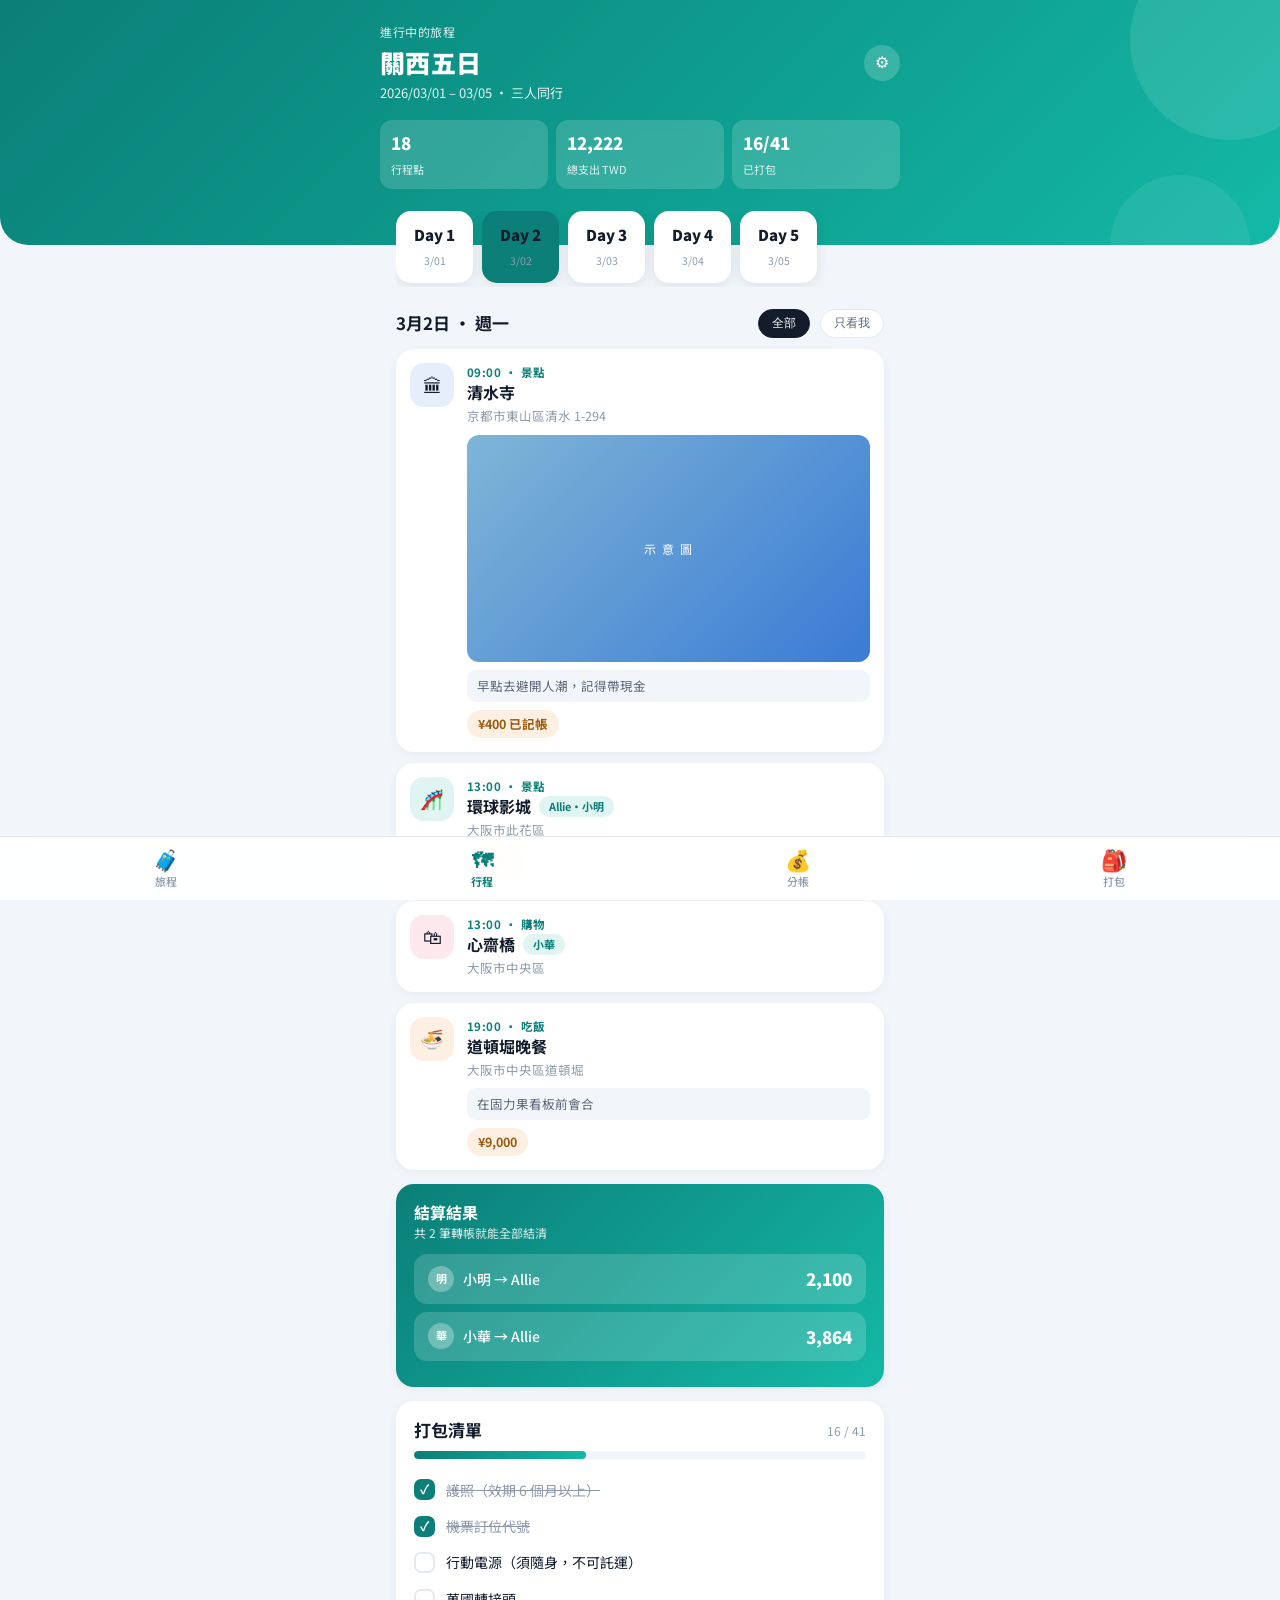
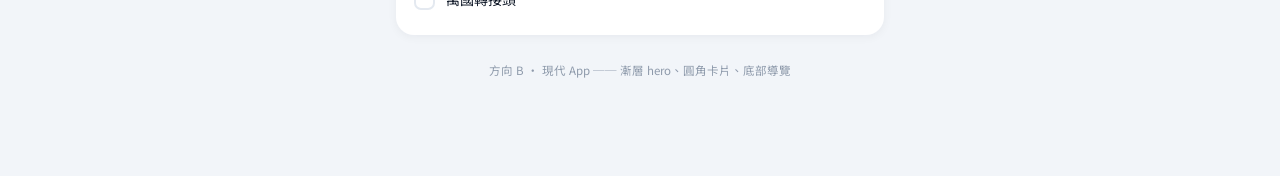
<file: mockups/b-app.html>
<!DOCTYPE html>
<html lang="zh-Hant">
<head>
<meta charset="utf-8">
<meta name="viewport" content="width=device-width, initial-scale=1">
<title>方向 B · 現代 App</title>
<link rel="preconnect" href="https://fonts.googleapis.com">
<link rel="preconnect" href="https://fonts.gstatic.com" crossorigin>
<link href="https://fonts.googleapis.com/css2?family=Noto+Sans+TC:wght@400;500;700;900&display=swap" rel="stylesheet">
<style>
:root{
  --bg:#f2f5f9; --card:#fff; --line:#e4e9f0;
  --ink:#131c2b; --ink-soft:#5a6678; --ink-faint:#8e9aab;
  --brand:#0b7f78;         /* 深青綠 */
  --brand-2:#14b8a6;
  --brand-soft:#e0f4f2;
  --warm:#f2994a; --warm-soft:#fdf0e2;
  --pink:#e8537a; --pink-soft:#fde8ee;
  --blue:#3a7bd5; --blue-soft:#e6eefb;
  --r:18px;
}
*{box-sizing:border-box}
body{margin:0;background:var(--bg);color:var(--ink);
  font-family:"Noto Sans TC",system-ui,sans-serif;font-size:15px;line-height:1.6;
  padding-bottom:86px}
h1,h2,h3{margin:0;line-height:1.35}
.wrap{max-width:520px;margin:0 auto;padding:0 16px}

/* 頁首：有漸層的 hero */
.hero{background:linear-gradient(135deg,var(--brand) 0%,#0e9e8f 55%,var(--brand-2) 100%);
  color:#fff;padding:22px 20px 56px;border-radius:0 0 28px 28px;position:relative;overflow:hidden}
.hero:before{content:"";position:absolute;right:-50px;top:-60px;width:200px;height:200px;
  border-radius:50%;background:rgba(255,255,255,.1)}
.hero:after{content:"";position:absolute;right:30px;bottom:-70px;width:140px;height:140px;
  border-radius:50%;background:rgba(255,255,255,.07)}
.hero .row{display:flex;align-items:center;justify-content:space-between;position:relative}
.hero .mini{font-size:12px;opacity:.85;letter-spacing:.05em}
.hero h1{font-size:25px;font-weight:900;margin:5px 0 3px;letter-spacing:.01em}
.hero .sub{font-size:13px;opacity:.9}
.iconbtn{width:36px;height:36px;border-radius:50%;background:rgba(255,255,255,.18);
  display:flex;align-items:center;justify-content:center;font-size:16px;border:0;color:#fff;cursor:pointer}
.stats{display:flex;gap:8px;margin-top:16px;position:relative}
.stat{flex:1;background:rgba(255,255,255,.16);border-radius:12px;padding:9px 11px;backdrop-filter:blur(6px)}
.stat b{display:block;font-size:17px;font-weight:900}
.stat span{font-size:11px;opacity:.85}

/* 天數膠囊 */
.days{display:flex;gap:9px;overflow-x:auto;padding:0 0 4px;margin:-34px 0 0;position:relative;scrollbar-width:none}
.days::-webkit-scrollbar{display:none}
.day{flex:0 0 auto;background:var(--card);border-radius:15px;padding:10px 16px;text-align:center;
  box-shadow:0 3px 14px rgba(19,28,43,.09);cursor:pointer;border:2px solid transparent}
.day.on{border-color:var(--brand);background:var(--brand)}
.day.on *{color:#fff}
.day .n{font-weight:900;font-size:15px;display:block;color:var(--ink)}
.day .d{font-size:10.5px;color:var(--ink-faint)}

.sechead{display:flex;align-items:center;gap:10px;margin:22px 0 11px}
.sechead h2{font-size:17px;font-weight:700;flex:1}
.chip{font-size:12px;background:var(--card);border:1px solid var(--line);
  border-radius:30px;padding:5px 13px;color:var(--ink-soft);cursor:pointer}
.chip.on{background:var(--ink);color:#fff;border-color:var(--ink)}

/* 行程卡 */
.ti{background:var(--card);border-radius:var(--r);padding:14px;margin-bottom:11px;
  display:grid;grid-template-columns:auto 1fr;gap:13px;box-shadow:0 2px 10px rgba(19,28,43,.05)}
.ic{width:44px;height:44px;border-radius:14px;display:flex;align-items:center;justify-content:center;font-size:19px}
.ic.spot{background:var(--blue-soft)} .ic.food{background:var(--warm-soft)}
.ic.shop{background:var(--pink-soft)} .ic.fun{background:var(--brand-soft)}
.ti .t{font-size:11.5px;font-weight:700;color:var(--brand);letter-spacing:.04em}
.ti h3{font-size:16px;font-weight:700;margin:1px 0 2px;display:flex;gap:8px;align-items:center;flex-wrap:wrap}
.ti .p{font-size:12.5px;color:var(--ink-faint)}
.ti .n{font-size:12.5px;color:var(--ink-soft);background:var(--bg);border-radius:9px;padding:6px 10px;margin-top:8px}
.who{font-size:11px;font-weight:700;background:var(--brand-soft);color:var(--brand);
  padding:3px 10px;border-radius:30px}
.thumb{margin-top:9px;border-radius:12px;width:100%;aspect-ratio:16/9;
  background:linear-gradient(135deg,#7fb5d6,#3a7bd5);
  display:flex;align-items:center;justify-content:center;color:#fff;font-size:12px;letter-spacing:.12em}
.money{display:inline-block;margin-top:8px;font-size:12.5px;font-weight:700;
  background:var(--warm-soft);color:#9a5a12;padding:4px 11px;border-radius:30px}

/* 結算 */
.card{background:var(--card);border-radius:var(--r);padding:18px;margin-top:14px;box-shadow:0 2px 10px rgba(19,28,43,.05)}
.settle{background:linear-gradient(135deg,#0b7f78,#14b8a6);color:#fff}
.settle h2{font-size:16px;font-weight:700}
.settle .s{font-size:12px;opacity:.85;margin-bottom:12px}
.pay{display:flex;align-items:center;gap:9px;background:rgba(255,255,255,.17);
  border-radius:13px;padding:11px 14px;margin-bottom:8px;font-size:14px;font-weight:500}
.pay .amt{margin-left:auto;font-weight:900;font-size:17px}
.av{width:26px;height:26px;border-radius:50%;background:rgba(255,255,255,.3);
  display:flex;align-items:center;justify-content:center;font-size:11px;font-weight:700}

.bar{height:8px;background:var(--bg);border-radius:30px;overflow:hidden;margin:9px 0 13px}
.bar i{display:block;height:100%;width:38%;background:linear-gradient(90deg,var(--brand),var(--brand-2));border-radius:30px}
.ck{display:flex;align-items:center;gap:11px;font-size:14px;padding:7px 0}
.ck .box{width:21px;height:21px;border:2px solid var(--line);border-radius:7px;flex:none}
.ck.done .box{background:var(--brand);border-color:var(--brand);position:relative}
.ck.done .box:after{content:"✓";color:#fff;font-size:13px;font-weight:700;position:absolute;left:4px;top:-2px}
.ck.done span{color:var(--ink-faint);text-decoration:line-through}

/* 底部導覽 */
.nav{position:fixed;left:0;right:0;bottom:0;background:rgba(255,255,255,.93);
  backdrop-filter:blur(14px);border-top:1px solid var(--line);display:flex;
  padding:9px 8px calc(9px + env(safe-area-inset-bottom));z-index:9}
.nav a{flex:1;text-align:center;text-decoration:none;color:var(--ink-faint);font-size:11px;font-weight:500}
.nav a i{display:block;font-size:21px;font-style:normal;line-height:1.3}
.nav a.on{color:var(--brand);font-weight:700}
.foot{text-align:center;font-size:11.5px;color:var(--ink-faint);padding:26px 0 10px}
</style>
</head>
<body>

<div class="hero">
  <div class="wrap" style="padding:0">
    <div class="row">
      <div><div class="mini">進行中的旅程</div><h1>關西五日</h1>
        <div class="sub">2026/03/01 – 03/05 ・ 三人同行</div></div>
      <button class="iconbtn">⚙</button>
    </div>
    <div class="stats">
      <div class="stat"><b>18</b><span>行程點</span></div>
      <div class="stat"><b>12,222</b><span>總支出 TWD</span></div>
      <div class="stat"><b>16/41</b><span>已打包</span></div>
    </div>
  </div>
</div>

<div class="wrap">
  <div class="days">
    <div class="day"><span class="n">Day 1</span><span class="d">3/01</span></div>
    <div class="day on"><span class="n">Day 2</span><span class="d">3/02</span></div>
    <div class="day"><span class="n">Day 3</span><span class="d">3/03</span></div>
    <div class="day"><span class="n">Day 4</span><span class="d">3/04</span></div>
    <div class="day"><span class="n">Day 5</span><span class="d">3/05</span></div>
  </div>

  <div class="sechead">
    <h2>3月2日 · 週一</h2>
    <button class="chip on">全部</button>
    <button class="chip">只看我</button>
  </div>

  <div class="ti">
    <div class="ic spot">🏛</div>
    <div>
      <div class="t">09:00 · 景點</div>
      <h3>清水寺</h3>
      <div class="p">京都市東山區清水 1-294</div>
      <div class="thumb">示 意 圖</div>
      <div class="n">早點去避開人潮，記得帶現金</div>
      <span class="money">¥400 已記帳</span>
    </div>
  </div>

  <div class="ti">
    <div class="ic fun">🎢</div>
    <div>
      <div class="t">13:00 · 景點</div>
      <h3>環球影城 <span class="who">Allie・小明</span></h3>
      <div class="p">大阪市此花區</div>
      <span class="money">¥8,600</span>
    </div>
  </div>

  <div class="ti">
    <div class="ic shop">🛍</div>
    <div>
      <div class="t">13:00 · 購物</div>
      <h3>心齋橋 <span class="who">小華</span></h3>
      <div class="p">大阪市中央區</div>
    </div>
  </div>

  <div class="ti">
    <div class="ic food">🍜</div>
    <div>
      <div class="t">19:00 · 吃飯</div>
      <h3>道頓堀晚餐</h3>
      <div class="p">大阪市中央區道頓堀</div>
      <div class="n">在固力果看板前會合</div>
      <span class="money">¥9,000</span>
    </div>
  </div>

  <div class="card settle">
    <h2>結算結果</h2>
    <div class="s">共 2 筆轉帳就能全部結清</div>
    <div class="pay"><span class="av">明</span>小明 → Allie<span class="amt">2,100</span></div>
    <div class="pay"><span class="av">華</span>小華 → Allie<span class="amt">3,864</span></div>
  </div>

  <div class="card">
    <div class="sechead" style="margin:0 0 2px"><h2>打包清單</h2><span style="font-size:12px;color:var(--ink-faint)">16 / 41</span></div>
    <div class="bar"><i></i></div>
    <div class="ck done"><span class="box"></span><span>護照（效期 6 個月以上）</span></div>
    <div class="ck done"><span class="box"></span><span>機票訂位代號</span></div>
    <div class="ck"><span class="box"></span><span>行動電源（須隨身，不可託運）</span></div>
    <div class="ck"><span class="box"></span><span>萬國轉接頭</span></div>
  </div>

  <div class="foot">方向 B · 現代 App ── 漸層 hero、圓角卡片、底部導覽</div>
</div>

<nav class="nav">
  <a href="#"><i>🧳</i>旅程</a>
  <a href="#" class="on"><i>🗺</i>行程</a>
  <a href="#"><i>💰</i>分帳</a>
  <a href="#"><i>🎒</i>打包</a>
</nav>
</body>
</html>
</file>
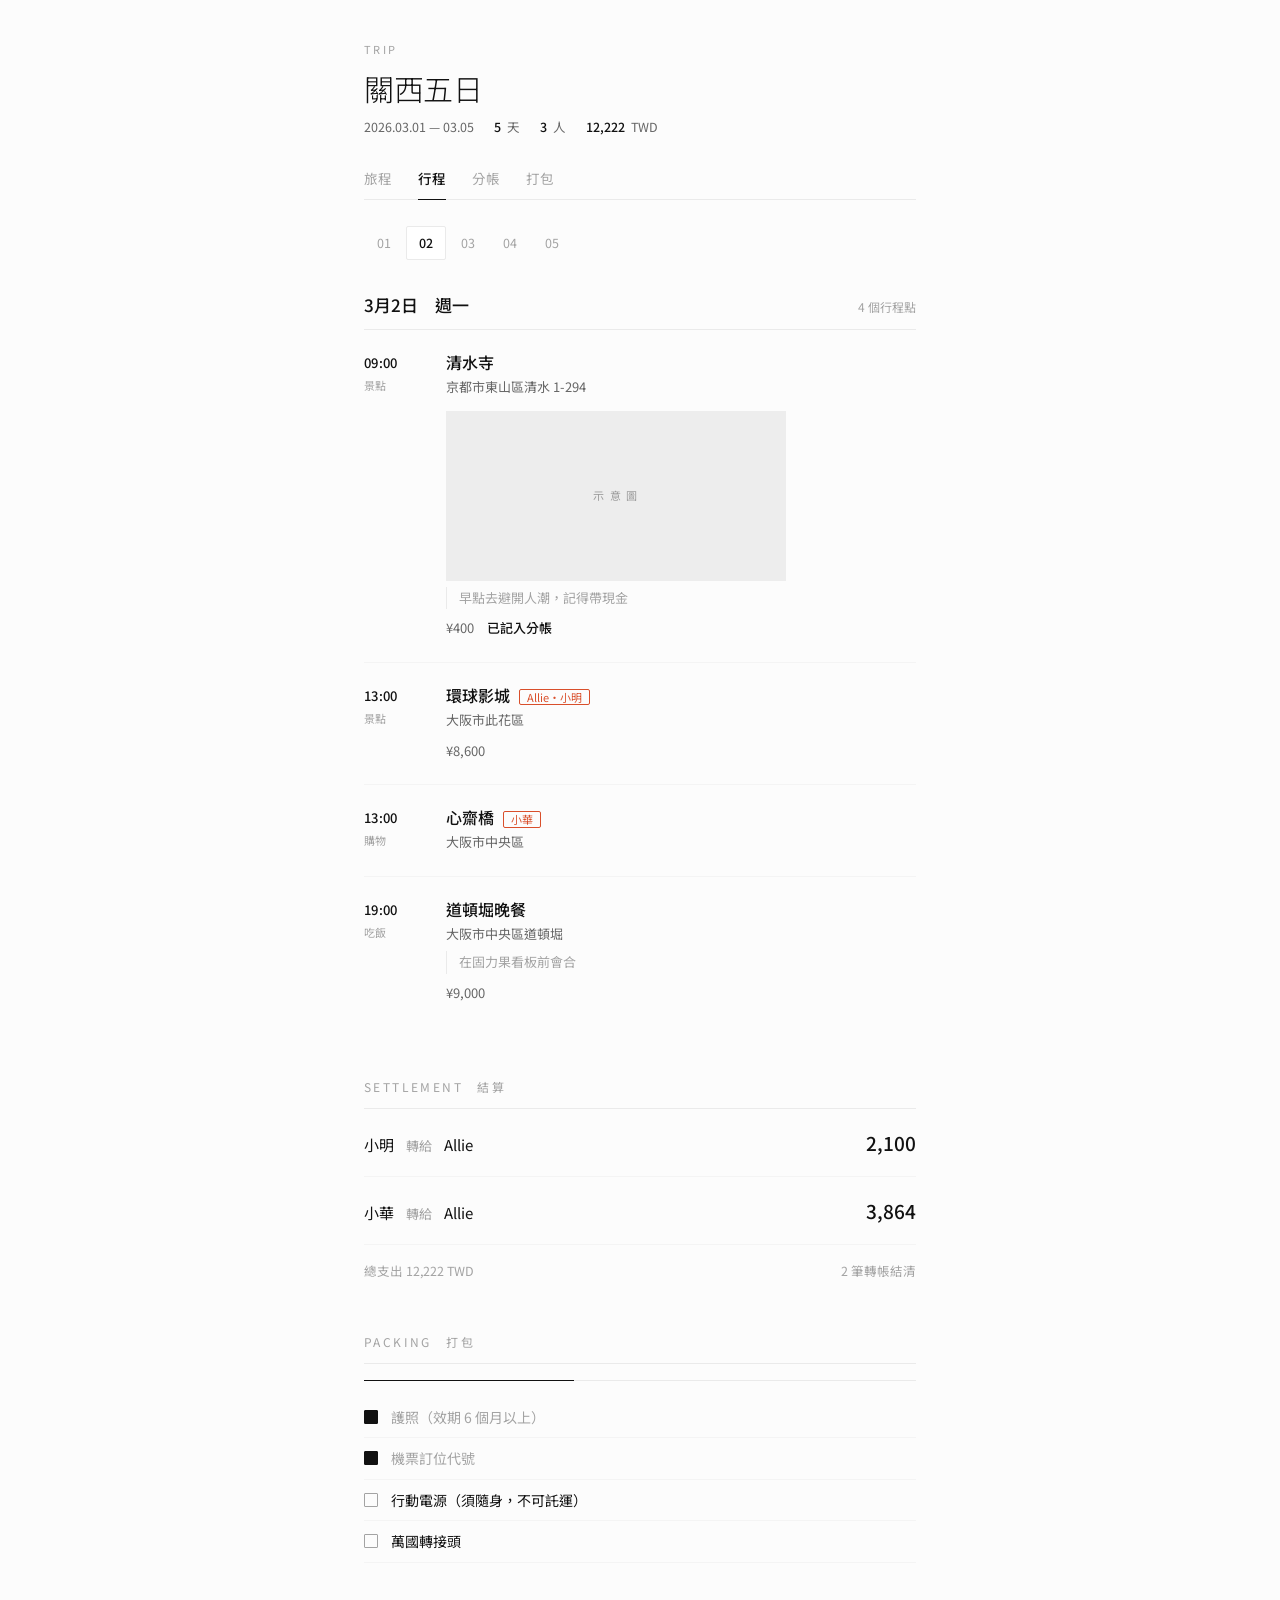
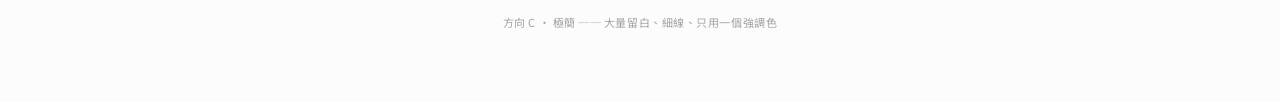
<file: mockups/c-minimal.html>
<!DOCTYPE html>
<html lang="zh-Hant">
<head>
<meta charset="utf-8">
<meta name="viewport" content="width=device-width, initial-scale=1">
<title>方向 C · 極簡</title>
<link rel="preconnect" href="https://fonts.googleapis.com">
<link rel="preconnect" href="https://fonts.gstatic.com" crossorigin>
<link href="https://fonts.googleapis.com/css2?family=Noto+Sans+TC:wght@300;400;500;700&display=swap" rel="stylesheet">
<style>
:root{
  --bg:#fcfcfc; --line:#eaeaea; --line-2:#f4f4f4;
  --ink:#111; --ink-soft:#666; --ink-faint:#a3a3a3;
  --accent:#111;
  --mark:#d94f2b;           /* 唯一的強調色，只用在真正重要的地方 */
}
*{box-sizing:border-box}
body{margin:0;background:var(--bg);color:var(--ink);
  font-family:"Noto Sans TC",system-ui,sans-serif;font-size:14.5px;font-weight:400;line-height:1.75;
  -webkit-font-smoothing:antialiased}
h1,h2,h3{margin:0;line-height:1.3;font-weight:500}
.wrap{max-width:600px;margin:0 auto;padding:0 24px 70px}

/* 頁首 */
.top{padding:40px 0 0}
.top .eyebrow{font-size:11px;letter-spacing:.22em;color:var(--ink-faint);text-transform:uppercase}
.top h1{font-size:30px;font-weight:300;letter-spacing:-.01em;margin:10px 0 8px}
.meta{display:flex;gap:20px;font-size:12.5px;color:var(--ink-soft);flex-wrap:wrap}
.meta span{display:flex;gap:6px}
.meta b{font-weight:500;color:var(--ink)}

/* 分頁：只有底線 */
.tabs{display:flex;gap:26px;margin-top:30px;border-bottom:1px solid var(--line)}
.tab{font-size:13.5px;color:var(--ink-faint);padding:0 0 11px;cursor:pointer;
  border:0;background:none;font-family:inherit;border-bottom:1px solid transparent;margin-bottom:-1px}
.tab.on{color:var(--ink);border-bottom-color:var(--ink);font-weight:500}

/* 天數：純數字 */
.days{display:flex;gap:2px;margin:26px 0 0;flex-wrap:wrap}
.day{font-size:12.5px;color:var(--ink-faint);padding:5px 12px;cursor:pointer;
  border:1px solid transparent;border-radius:2px}
.day.on{color:var(--ink);border-color:var(--line);background:#fff;font-weight:500}

.dayhead{display:flex;align-items:baseline;justify-content:space-between;
  margin:34px 0 0;padding-bottom:12px;border-bottom:1px solid var(--line)}
.dayhead h2{font-size:17px;font-weight:500}
.dayhead .r{font-size:12px;color:var(--ink-faint)}

/* 時間軸：靠排版，不靠裝飾 */
.tl{list-style:none;margin:0;padding:0}
.ti{display:grid;grid-template-columns:62px 1fr;gap:20px;
  padding:22px 0;border-bottom:1px solid var(--line-2)}
.ti:last-child{border-bottom:0}
.time{font-size:13px;font-weight:500;letter-spacing:.02em;font-variant-numeric:tabular-nums}
.kind{font-size:11px;color:var(--ink-faint);margin-top:1px}
.ti h3{font-size:16px;font-weight:500;display:flex;gap:9px;align-items:baseline;flex-wrap:wrap}
.p{font-size:13px;color:var(--ink-soft);margin-top:3px}
.n{font-size:13px;color:var(--ink-faint);margin-top:6px;padding-left:12px;border-left:1px solid var(--line)}
.who{font-size:11px;color:var(--mark);border:1px solid currentColor;
  padding:0 7px;border-radius:2px;font-weight:400;white-space:nowrap}
.thumb{margin-top:12px;width:100%;max-width:340px;aspect-ratio:2/1;
  background:#ededed;display:flex;align-items:center;justify-content:center;
  color:#9a9a9a;font-size:11px;letter-spacing:.18em}
.cost{font-size:13px;margin-top:8px;font-variant-numeric:tabular-nums;color:var(--ink-soft)}
.cost b{font-weight:500;color:var(--ink)}

/* 區塊 */
.sec{margin-top:52px}
.sec>h2{font-size:12px;letter-spacing:.2em;text-transform:uppercase;color:var(--ink-faint);
  padding-bottom:13px;border-bottom:1px solid var(--line);font-weight:400}
.pay{display:flex;align-items:baseline;gap:12px;padding:17px 0;border-bottom:1px solid var(--line-2);font-size:15px}
.pay .arrow{color:var(--ink-faint);font-size:13px}
.pay .amt{margin-left:auto;font-size:19px;font-weight:300;font-variant-numeric:tabular-nums}
.pay .amt b{font-weight:500}
.sum{display:flex;justify-content:space-between;font-size:12.5px;color:var(--ink-faint);padding-top:15px}

.bar{height:1px;background:var(--line);margin:16px 0;position:relative}
.bar i{position:absolute;left:0;top:0;height:1px;width:38%;background:var(--ink)}
.ck{display:flex;align-items:center;gap:13px;font-size:14px;padding:8px 0;border-bottom:1px solid var(--line-2)}
.ck .box{width:14px;height:14px;border:1px solid var(--ink-faint);flex:none;border-radius:1px}
.ck.done .box{background:var(--ink);border-color:var(--ink)}
.ck.done span{color:var(--ink-faint)}
.foot{text-align:center;font-size:11px;color:var(--ink-faint);padding-top:50px;letter-spacing:.05em}
</style>
</head>
<body>
<div class="wrap">

  <div class="top">
    <div class="eyebrow">Trip</div>
    <h1>關西五日</h1>
    <div class="meta">
      <span>2026.03.01 — 03.05</span>
      <span><b>5</b> 天</span>
      <span><b>3</b> 人</span>
      <span><b>12,222</b> TWD</span>
    </div>
  </div>

  <div class="tabs">
    <button class="tab">旅程</button>
    <button class="tab on">行程</button>
    <button class="tab">分帳</button>
    <button class="tab">打包</button>
  </div>

  <div class="days">
    <div class="day">01</div><div class="day on">02</div><div class="day">03</div>
    <div class="day">04</div><div class="day">05</div>
  </div>

  <div class="dayhead">
    <h2>3月2日　週一</h2>
    <div class="r">4 個行程點</div>
  </div>

  <ol class="tl">
    <li class="ti">
      <div><div class="time">09:00</div><div class="kind">景點</div></div>
      <div>
        <h3>清水寺</h3>
        <div class="p">京都市東山區清水 1-294</div>
        <div class="thumb">示 意 圖</div>
        <div class="n">早點去避開人潮，記得帶現金</div>
        <div class="cost">¥400　<b>已記入分帳</b></div>
      </div>
    </li>
    <li class="ti">
      <div><div class="time">13:00</div><div class="kind">景點</div></div>
      <div>
        <h3>環球影城 <span class="who">Allie・小明</span></h3>
        <div class="p">大阪市此花區</div>
        <div class="cost">¥8,600</div>
      </div>
    </li>
    <li class="ti">
      <div><div class="time">13:00</div><div class="kind">購物</div></div>
      <div>
        <h3>心齋橋 <span class="who">小華</span></h3>
        <div class="p">大阪市中央區</div>
      </div>
    </li>
    <li class="ti">
      <div><div class="time">19:00</div><div class="kind">吃飯</div></div>
      <div>
        <h3>道頓堀晚餐</h3>
        <div class="p">大阪市中央區道頓堀</div>
        <div class="n">在固力果看板前會合</div>
        <div class="cost">¥9,000</div>
      </div>
    </li>
  </ol>

  <div class="sec">
    <h2>Settlement　結算</h2>
    <div class="pay">小明 <span class="arrow">轉給</span> Allie <span class="amt"><b>2,100</b></span></div>
    <div class="pay">小華 <span class="arrow">轉給</span> Allie <span class="amt"><b>3,864</b></span></div>
    <div class="sum"><span>總支出 12,222 TWD</span><span>2 筆轉帳結清</span></div>
  </div>

  <div class="sec">
    <h2>Packing　打包</h2>
    <div class="bar"><i></i></div>
    <div class="ck done"><span class="box"></span><span>護照（效期 6 個月以上）</span></div>
    <div class="ck done"><span class="box"></span><span>機票訂位代號</span></div>
    <div class="ck"><span class="box"></span><span>行動電源（須隨身，不可託運）</span></div>
    <div class="ck"><span class="box"></span><span>萬國轉接頭</span></div>
  </div>

  <div class="foot">方向 C · 極簡 ── 大量留白、細線、只用一個強調色</div>
</div>
</body>
</html>
</file>
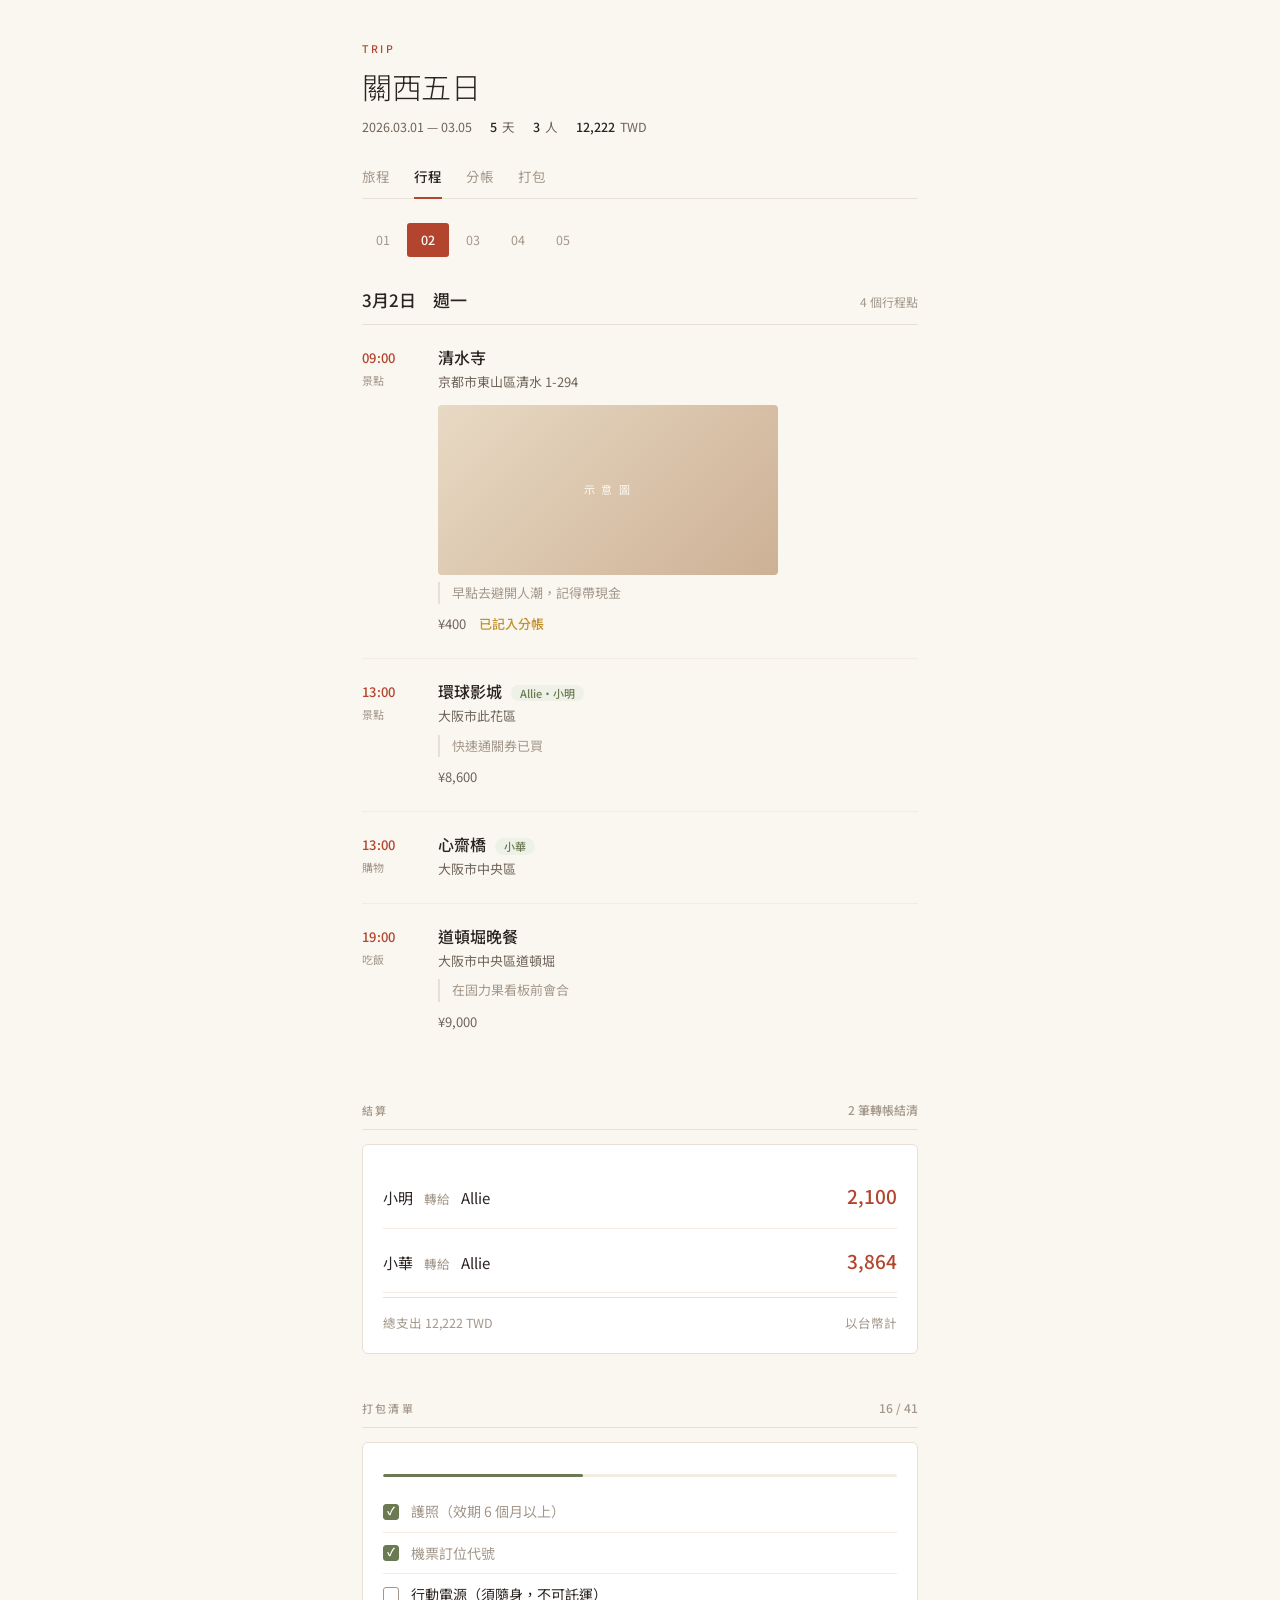
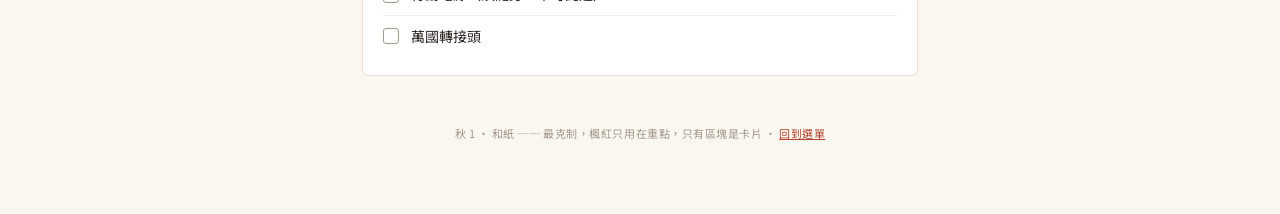
<file: mockups/c1-washi.html>
<!DOCTYPE html>
<html lang="zh-Hant">
<head>
<meta charset="utf-8">
<meta name="viewport" content="width=device-width, initial-scale=1">
<title>秋 1 · 和紙</title>
<link rel="preconnect" href="https://fonts.googleapis.com">
<link rel="preconnect" href="https://fonts.gstatic.com" crossorigin>
<link href="https://fonts.googleapis.com/css2?family=Noto+Sans+TC:wght@300;400;500;700&display=swap" rel="stylesheet">
<link rel="stylesheet" href="v2.css?v=3">
<style>
/* ===== 秋 1 · 和紙 的配色 ===== */
:root{
  --bg:#faf7f1;          /* 和紙白 */
  --card:#ffffff;
  --line:#e8e0d4;
  --line-2:#f2ece2;
  --ink:#2b2420;         /* 樹幹棕 */
  --ink-soft:#6e6358;
  --ink-faint:#a3978a;
  --maple:#b3452f;       /* 楓紅 */
  --maple-on:#fffaf6;
  --ginkgo:#c2912e;      /* 銀杏黃 */
  --moss:#6b7a52;        /* 苔綠 */
  --moss-soft:#eef1e7;
  --r:6px;
  --shadow:none;
  --thumb-r:4px;
  --thumb-bg:linear-gradient(135deg,#e8d9c4,#cdb195);
  --thumb-ink:#fffaf3;
}

</style>
</head>
<body class="">
<div class="wrap">

  <div class="top">
    <div class="eyebrow">Trip</div>
    <h1>關西五日</h1>
    <div class="meta">
      <span>2026.03.01 — 03.05</span>
      <span><b>5</b> 天</span>
      <span><b>3</b> 人</span>
      <span><b>12,222</b> TWD</span>
    </div>
  </div>

  <div class="tabs">
    <button class="tab">旅程</button>
    <button class="tab on">行程</button>
    <button class="tab">分帳</button>
    <button class="tab">打包</button>
  </div>

  <div class="days">
    <div class="day">01</div><div class="day on">02</div><div class="day">03</div>
    <div class="day">04</div><div class="day">05</div>
  </div>

  <div class="dayhead">
    <h2>3月2日　週一</h2>
    <div class="r">4 個行程點</div>
  </div>

  <ol class="tl">
    <li class="ti">
      <div><div class="time">09:00</div><div class="kind">景點</div></div>
      <div>
        <h3>清水寺</h3>
        <div class="p">京都市東山區清水 1-294</div>
        <div class="thumb">示 意 圖</div>
        <div class="n">早點去避開人潮，記得帶現金</div>
        <div class="cost">¥400　<b>已記入分帳</b></div>
      </div>
    </li>
    <li class="ti">
      <div><div class="time">13:00</div><div class="kind">景點</div></div>
      <div>
        <h3>環球影城 <span class="who">Allie・小明</span></h3>
        <div class="p">大阪市此花區</div>
        <div class="n">快速通關券已買</div>
        <div class="cost">¥8,600</div>
      </div>
    </li>
    <li class="ti">
      <div><div class="time">13:00</div><div class="kind">購物</div></div>
      <div>
        <h3>心齋橋 <span class="who">小華</span></h3>
        <div class="p">大阪市中央區</div>
      </div>
    </li>
    <li class="ti">
      <div><div class="time">19:00</div><div class="kind">吃飯</div></div>
      <div>
        <h3>道頓堀晚餐</h3>
        <div class="p">大阪市中央區道頓堀</div>
        <div class="n">在固力果看板前會合</div>
        <div class="cost">¥9,000</div>
      </div>
    </li>
  </ol>

  <div class="sec">
    <h2>結算 <em>2 筆轉帳結清</em></h2>
    <div class="card">
      <div class="pay">小明 <span class="arrow">轉給</span> Allie <span class="amt"><b>2,100</b></span></div>
      <div class="pay">小華 <span class="arrow">轉給</span> Allie <span class="amt"><b>3,864</b></span></div>
      <div class="sum"><span>總支出 12,222 TWD</span><span>以台幣計</span></div>
    </div>
  </div>

  <div class="sec">
    <h2>打包清單 <em>16 / 41</em></h2>
    <div class="card">
      <div class="bar"><i></i></div>
      <div class="ck done"><span class="box"></span><span>護照（效期 6 個月以上）</span></div>
      <div class="ck done"><span class="box"></span><span>機票訂位代號</span></div>
      <div class="ck"><span class="box"></span><span>行動電源（須隨身，不可託運）</span></div>
      <div class="ck"><span class="box"></span><span>萬國轉接頭</span></div>
    </div>
  </div>

  <div class="foot">秋 1 · 和紙 ── 最克制，楓紅只用在重點，只有區塊是卡片 ・ <a href="index.html">回到選單</a></div>
</div>
</body>
</html>
</file>
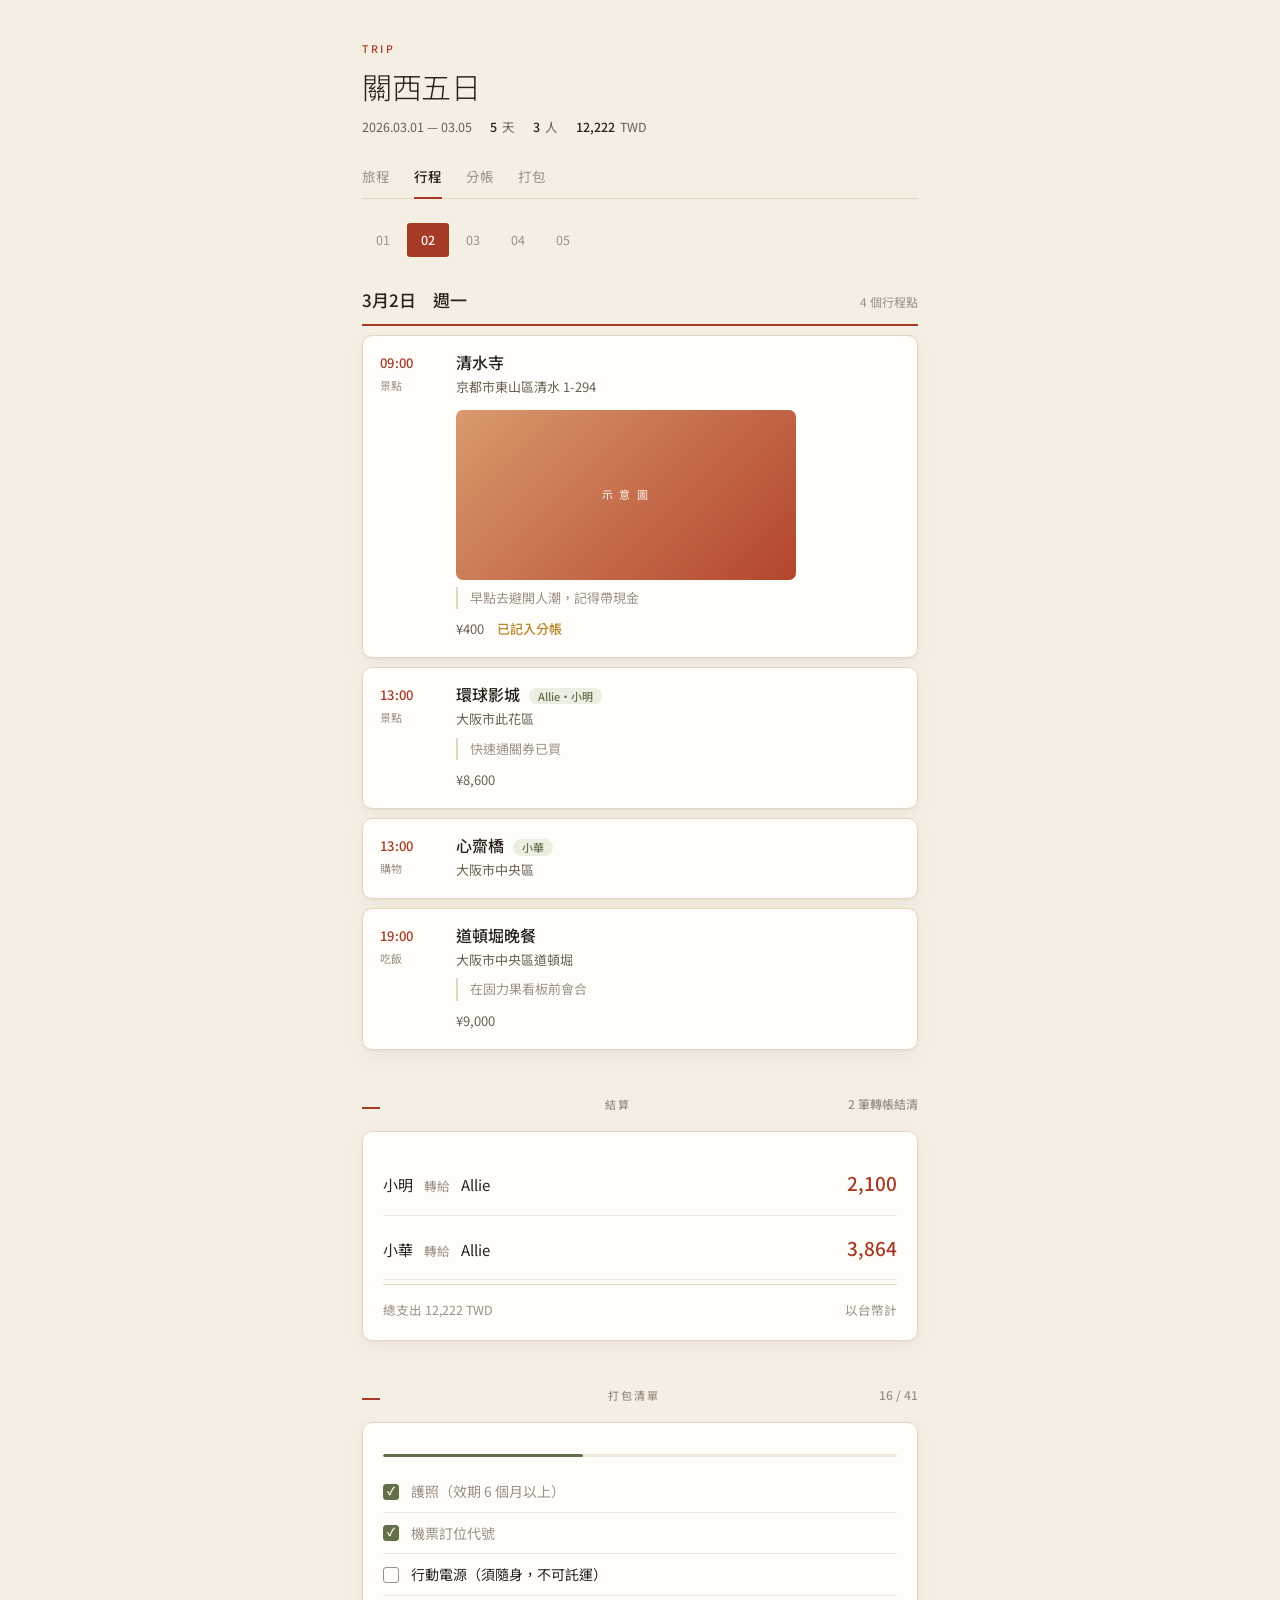
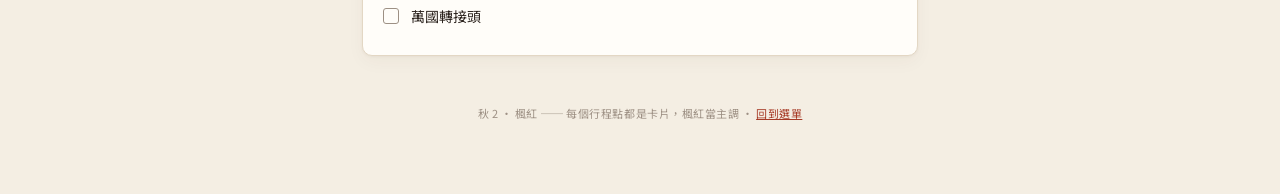
<file: mockups/c2-maple.html>
<!DOCTYPE html>
<html lang="zh-Hant">
<head>
<meta charset="utf-8">
<meta name="viewport" content="width=device-width, initial-scale=1">
<title>秋 2 · 楓紅</title>
<link rel="preconnect" href="https://fonts.googleapis.com">
<link rel="preconnect" href="https://fonts.gstatic.com" crossorigin>
<link href="https://fonts.googleapis.com/css2?family=Noto+Sans+TC:wght@300;400;500;700&display=swap" rel="stylesheet">
<link rel="stylesheet" href="v2.css?v=3">
<style>
/* ===== 秋 2 · 楓紅 的配色 ===== */
:root{
  --bg:#f4eee3;          /* 偏深的和紙 */
  --card:#fffdf9;
  --line:#e3d7c4;
  --line-2:#f0e8da;
  --ink:#2a211c;
  --ink-soft:#6b5f52;
  --ink-faint:#9d9084;
  --maple:#a63a26;       /* 楓紅（主調） */
  --maple-on:#fff8f4;
  --ginkgo:#b8862b;
  --moss:#62714a;
  --moss-soft:#ebefe3;
  --r:10px;
  --shadow:0 1px 3px rgba(74,53,38,.05), 0 6px 18px rgba(74,53,38,.04);
  --thumb-r:7px;
  --thumb-bg:linear-gradient(135deg,#d99a6c,#b3452f);
  --thumb-ink:#fff6ef;
}
/* 區塊標題左邊加一道楓紅短線，分段更明確 */
.sec>h2{border-bottom:0;padding-bottom:6px}
.sec>h2:before{content:"";display:inline-block;width:18px;height:2px;
  background:var(--maple);margin-right:9px;vertical-align:middle}
.dayhead{border-bottom-width:2px;border-bottom-color:var(--maple)}
</style>
</head>
<body class="cards-items">
<div class="wrap">

  <div class="top">
    <div class="eyebrow">Trip</div>
    <h1>關西五日</h1>
    <div class="meta">
      <span>2026.03.01 — 03.05</span>
      <span><b>5</b> 天</span>
      <span><b>3</b> 人</span>
      <span><b>12,222</b> TWD</span>
    </div>
  </div>

  <div class="tabs">
    <button class="tab">旅程</button>
    <button class="tab on">行程</button>
    <button class="tab">分帳</button>
    <button class="tab">打包</button>
  </div>

  <div class="days">
    <div class="day">01</div><div class="day on">02</div><div class="day">03</div>
    <div class="day">04</div><div class="day">05</div>
  </div>

  <div class="dayhead">
    <h2>3月2日　週一</h2>
    <div class="r">4 個行程點</div>
  </div>

  <ol class="tl">
    <li class="ti">
      <div><div class="time">09:00</div><div class="kind">景點</div></div>
      <div>
        <h3>清水寺</h3>
        <div class="p">京都市東山區清水 1-294</div>
        <div class="thumb">示 意 圖</div>
        <div class="n">早點去避開人潮，記得帶現金</div>
        <div class="cost">¥400　<b>已記入分帳</b></div>
      </div>
    </li>
    <li class="ti">
      <div><div class="time">13:00</div><div class="kind">景點</div></div>
      <div>
        <h3>環球影城 <span class="who">Allie・小明</span></h3>
        <div class="p">大阪市此花區</div>
        <div class="n">快速通關券已買</div>
        <div class="cost">¥8,600</div>
      </div>
    </li>
    <li class="ti">
      <div><div class="time">13:00</div><div class="kind">購物</div></div>
      <div>
        <h3>心齋橋 <span class="who">小華</span></h3>
        <div class="p">大阪市中央區</div>
      </div>
    </li>
    <li class="ti">
      <div><div class="time">19:00</div><div class="kind">吃飯</div></div>
      <div>
        <h3>道頓堀晚餐</h3>
        <div class="p">大阪市中央區道頓堀</div>
        <div class="n">在固力果看板前會合</div>
        <div class="cost">¥9,000</div>
      </div>
    </li>
  </ol>

  <div class="sec">
    <h2>結算 <em>2 筆轉帳結清</em></h2>
    <div class="card">
      <div class="pay">小明 <span class="arrow">轉給</span> Allie <span class="amt"><b>2,100</b></span></div>
      <div class="pay">小華 <span class="arrow">轉給</span> Allie <span class="amt"><b>3,864</b></span></div>
      <div class="sum"><span>總支出 12,222 TWD</span><span>以台幣計</span></div>
    </div>
  </div>

  <div class="sec">
    <h2>打包清單 <em>16 / 41</em></h2>
    <div class="card">
      <div class="bar"><i></i></div>
      <div class="ck done"><span class="box"></span><span>護照（效期 6 個月以上）</span></div>
      <div class="ck done"><span class="box"></span><span>機票訂位代號</span></div>
      <div class="ck"><span class="box"></span><span>行動電源（須隨身，不可託運）</span></div>
      <div class="ck"><span class="box"></span><span>萬國轉接頭</span></div>
    </div>
  </div>

  <div class="foot">秋 2 · 楓紅 ── 每個行程點都是卡片，楓紅當主調 ・ <a href="index.html">回到選單</a></div>
</div>
</body>
</html>
</file>
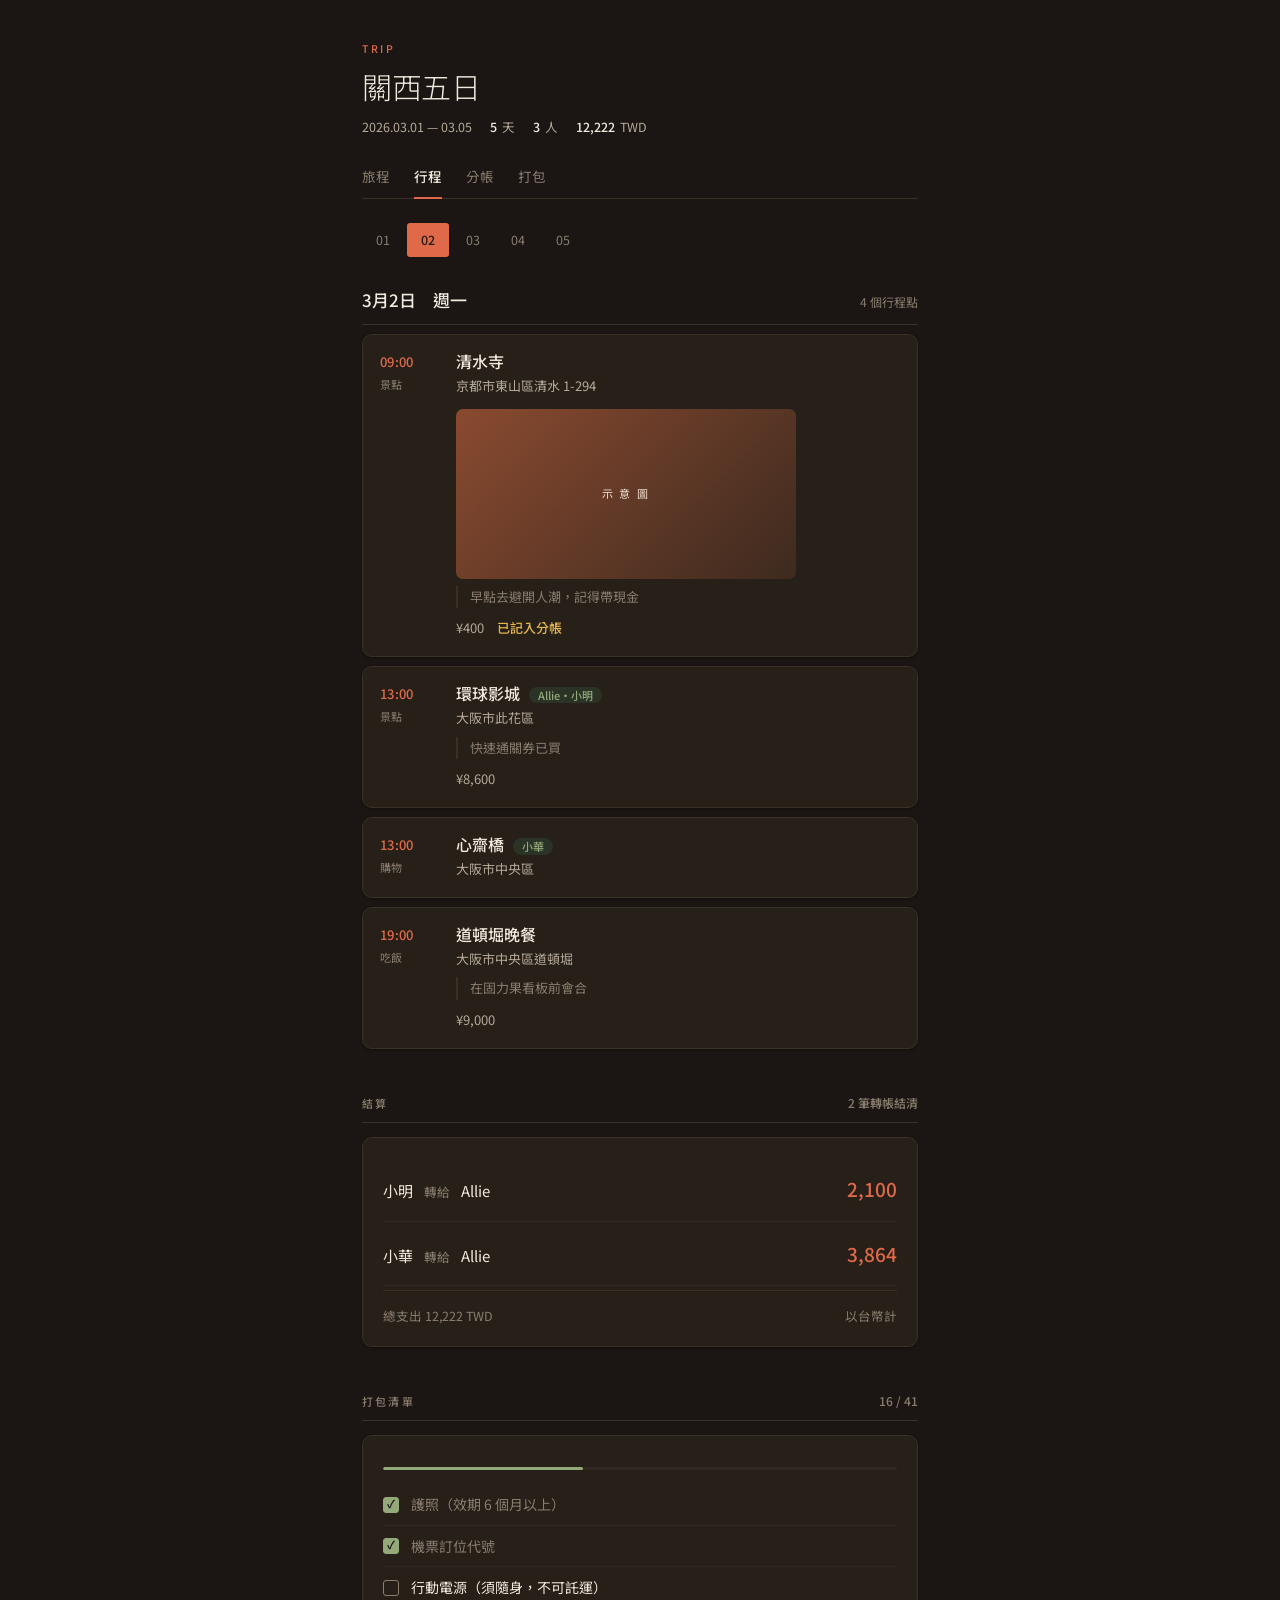
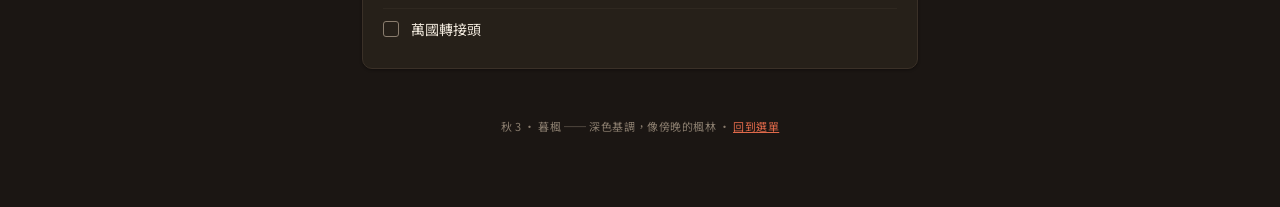
<file: mockups/c3-dusk.html>
<!DOCTYPE html>
<html lang="zh-Hant">
<head>
<meta charset="utf-8">
<meta name="viewport" content="width=device-width, initial-scale=1">
<title>秋 3 · 暮楓</title>
<link rel="preconnect" href="https://fonts.googleapis.com">
<link rel="preconnect" href="https://fonts.gstatic.com" crossorigin>
<link href="https://fonts.googleapis.com/css2?family=Noto+Sans+TC:wght@300;400;500;700&display=swap" rel="stylesheet">
<link rel="stylesheet" href="v2.css?v=3">
<style>
/* ===== 秋 3 · 暮楓 的配色 ===== */
:root{
  --bg:#1b1613;          /* 夜色 */
  --card:#262019;
  --line:#3a3027;
  --line-2:#2f2820;
  --ink:#f1e9dd;
  --ink-soft:#b6a999;
  --ink-faint:#8a7d6e;
  --maple:#e0694a;       /* 打亮的楓紅，深底上才看得清 */
  --maple-on:#231a16;
  --ginkgo:#e5b54e;
  --moss:#94a97a;
  --moss-soft:#2b3326;
  --r:10px;
  --shadow:0 1px 3px rgba(0,0,0,.4);
  --thumb-r:7px;
  --thumb-bg:linear-gradient(135deg,#8a4a30,#3d2a1f);
  --thumb-ink:#f3e3d4;
}
.ck.done .box:after{color:#1b1613}
</style>
</head>
<body class="cards-items">
<div class="wrap">

  <div class="top">
    <div class="eyebrow">Trip</div>
    <h1>關西五日</h1>
    <div class="meta">
      <span>2026.03.01 — 03.05</span>
      <span><b>5</b> 天</span>
      <span><b>3</b> 人</span>
      <span><b>12,222</b> TWD</span>
    </div>
  </div>

  <div class="tabs">
    <button class="tab">旅程</button>
    <button class="tab on">行程</button>
    <button class="tab">分帳</button>
    <button class="tab">打包</button>
  </div>

  <div class="days">
    <div class="day">01</div><div class="day on">02</div><div class="day">03</div>
    <div class="day">04</div><div class="day">05</div>
  </div>

  <div class="dayhead">
    <h2>3月2日　週一</h2>
    <div class="r">4 個行程點</div>
  </div>

  <ol class="tl">
    <li class="ti">
      <div><div class="time">09:00</div><div class="kind">景點</div></div>
      <div>
        <h3>清水寺</h3>
        <div class="p">京都市東山區清水 1-294</div>
        <div class="thumb">示 意 圖</div>
        <div class="n">早點去避開人潮，記得帶現金</div>
        <div class="cost">¥400　<b>已記入分帳</b></div>
      </div>
    </li>
    <li class="ti">
      <div><div class="time">13:00</div><div class="kind">景點</div></div>
      <div>
        <h3>環球影城 <span class="who">Allie・小明</span></h3>
        <div class="p">大阪市此花區</div>
        <div class="n">快速通關券已買</div>
        <div class="cost">¥8,600</div>
      </div>
    </li>
    <li class="ti">
      <div><div class="time">13:00</div><div class="kind">購物</div></div>
      <div>
        <h3>心齋橋 <span class="who">小華</span></h3>
        <div class="p">大阪市中央區</div>
      </div>
    </li>
    <li class="ti">
      <div><div class="time">19:00</div><div class="kind">吃飯</div></div>
      <div>
        <h3>道頓堀晚餐</h3>
        <div class="p">大阪市中央區道頓堀</div>
        <div class="n">在固力果看板前會合</div>
        <div class="cost">¥9,000</div>
      </div>
    </li>
  </ol>

  <div class="sec">
    <h2>結算 <em>2 筆轉帳結清</em></h2>
    <div class="card">
      <div class="pay">小明 <span class="arrow">轉給</span> Allie <span class="amt"><b>2,100</b></span></div>
      <div class="pay">小華 <span class="arrow">轉給</span> Allie <span class="amt"><b>3,864</b></span></div>
      <div class="sum"><span>總支出 12,222 TWD</span><span>以台幣計</span></div>
    </div>
  </div>

  <div class="sec">
    <h2>打包清單 <em>16 / 41</em></h2>
    <div class="card">
      <div class="bar"><i></i></div>
      <div class="ck done"><span class="box"></span><span>護照（效期 6 個月以上）</span></div>
      <div class="ck done"><span class="box"></span><span>機票訂位代號</span></div>
      <div class="ck"><span class="box"></span><span>行動電源（須隨身，不可託運）</span></div>
      <div class="ck"><span class="box"></span><span>萬國轉接頭</span></div>
    </div>
  </div>

  <div class="foot">秋 3 · 暮楓 ── 深色基調，像傍晚的楓林 ・ <a href="index.html">回到選單</a></div>
</div>
</body>
</html>
</file>
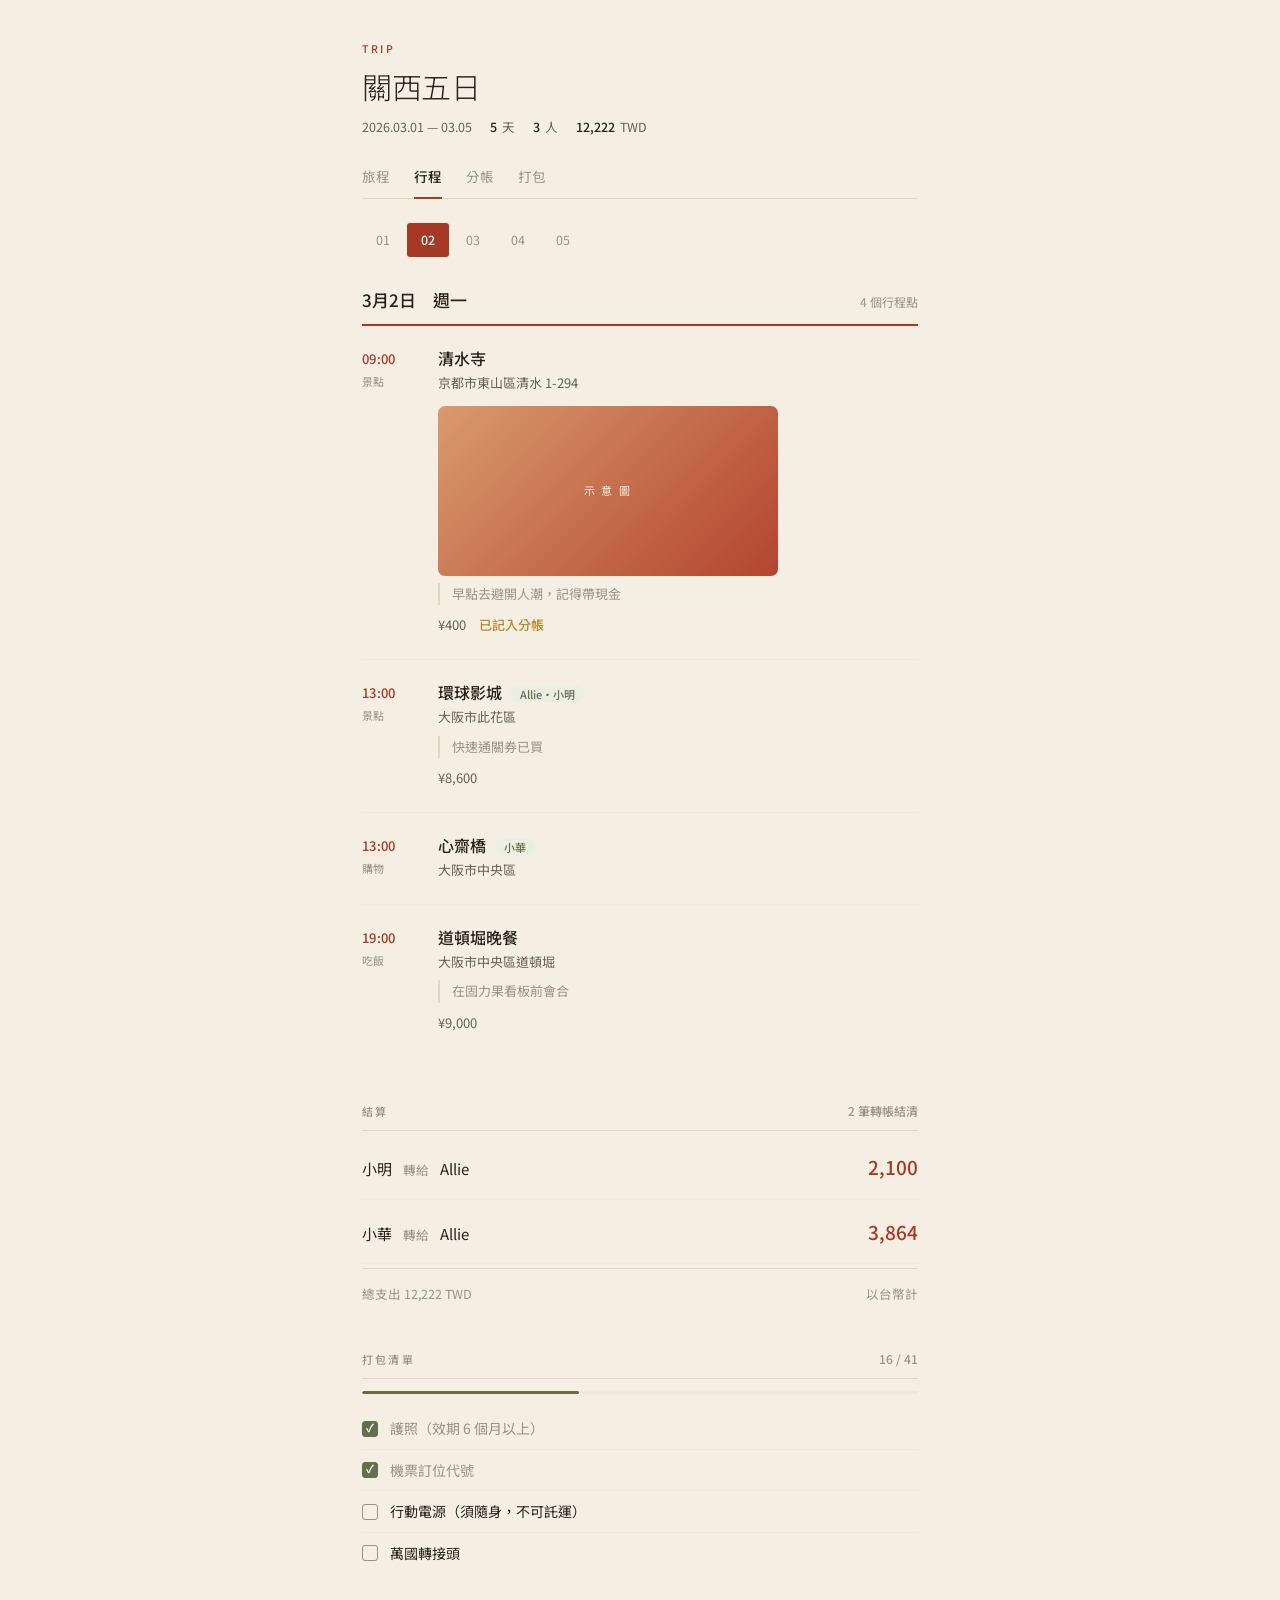
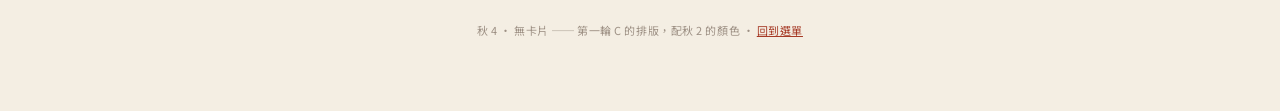
<file: mockups/c4-nocard.html>
<!DOCTYPE html>
<html lang="zh-Hant">
<head>
<meta charset="utf-8">
<meta name="viewport" content="width=device-width, initial-scale=1">
<title>秋 4 · 無卡片</title>
<link rel="preconnect" href="https://fonts.googleapis.com">
<link rel="preconnect" href="https://fonts.gstatic.com" crossorigin>
<link href="https://fonts.googleapis.com/css2?family=Noto+Sans+TC:wght@300;400;500;700&display=swap" rel="stylesheet">
<link rel="stylesheet" href="v2.css?v=3">
<style>
/* ===== 秋 4 · 無卡片（配色同秋 2） ===== */
:root{
  --bg:#f4eee3;          /* 偏深的和紙 */
  --card:#fffdf9;
  --line:#e3d7c4;
  --line-2:#f0e8da;
  --ink:#2a211c;
  --ink-soft:#6b5f52;
  --ink-faint:#9d9084;
  --maple:#a63a26;       /* 楓紅（主調） */
  --maple-on:#fff8f4;
  --ginkgo:#b8862b;
  --moss:#62714a;
  --moss-soft:#ebefe3;
  --r:10px;
  --shadow:0 1px 3px rgba(74,53,38,.05), 0 6px 18px rgba(74,53,38,.04);
  --thumb-r:7px;
  --thumb-bg:linear-gradient(135deg,#d99a6c,#b3452f);
  --thumb-ink:#fff6ef;
}
/* 沒有卡片時，分段全靠這幾條線，所以線要留著 */
.dayhead{border-bottom-width:2px;border-bottom-color:var(--maple)}

/* 把卡片徹底拿掉 —— 寫在這裡而不是共用檔，避免瀏覽器用到舊的樣式快取 */
.card{background:none !important;border:0 !important;border-radius:0 !important;
  padding:0 !important;box-shadow:none !important;margin-top:4px}
.sum{border-top:1px solid var(--line)}
</style>
</head>
<body class="no-cards">
<div class="wrap">

  <div class="top">
    <div class="eyebrow">Trip</div>
    <h1>關西五日</h1>
    <div class="meta">
      <span>2026.03.01 — 03.05</span>
      <span><b>5</b> 天</span>
      <span><b>3</b> 人</span>
      <span><b>12,222</b> TWD</span>
    </div>
  </div>

  <div class="tabs">
    <button class="tab">旅程</button>
    <button class="tab on">行程</button>
    <button class="tab">分帳</button>
    <button class="tab">打包</button>
  </div>

  <div class="days">
    <div class="day">01</div><div class="day on">02</div><div class="day">03</div>
    <div class="day">04</div><div class="day">05</div>
  </div>

  <div class="dayhead">
    <h2>3月2日　週一</h2>
    <div class="r">4 個行程點</div>
  </div>

  <ol class="tl">
    <li class="ti">
      <div><div class="time">09:00</div><div class="kind">景點</div></div>
      <div>
        <h3>清水寺</h3>
        <div class="p">京都市東山區清水 1-294</div>
        <div class="thumb">示 意 圖</div>
        <div class="n">早點去避開人潮，記得帶現金</div>
        <div class="cost">¥400　<b>已記入分帳</b></div>
      </div>
    </li>
    <li class="ti">
      <div><div class="time">13:00</div><div class="kind">景點</div></div>
      <div>
        <h3>環球影城 <span class="who">Allie・小明</span></h3>
        <div class="p">大阪市此花區</div>
        <div class="n">快速通關券已買</div>
        <div class="cost">¥8,600</div>
      </div>
    </li>
    <li class="ti">
      <div><div class="time">13:00</div><div class="kind">購物</div></div>
      <div>
        <h3>心齋橋 <span class="who">小華</span></h3>
        <div class="p">大阪市中央區</div>
      </div>
    </li>
    <li class="ti">
      <div><div class="time">19:00</div><div class="kind">吃飯</div></div>
      <div>
        <h3>道頓堀晚餐</h3>
        <div class="p">大阪市中央區道頓堀</div>
        <div class="n">在固力果看板前會合</div>
        <div class="cost">¥9,000</div>
      </div>
    </li>
  </ol>

  <div class="sec">
    <h2>結算 <em>2 筆轉帳結清</em></h2>
    <div class="card">
      <div class="pay">小明 <span class="arrow">轉給</span> Allie <span class="amt"><b>2,100</b></span></div>
      <div class="pay">小華 <span class="arrow">轉給</span> Allie <span class="amt"><b>3,864</b></span></div>
      <div class="sum"><span>總支出 12,222 TWD</span><span>以台幣計</span></div>
    </div>
  </div>

  <div class="sec">
    <h2>打包清單 <em>16 / 41</em></h2>
    <div class="card">
      <div class="bar"><i></i></div>
      <div class="ck done"><span class="box"></span><span>護照（效期 6 個月以上）</span></div>
      <div class="ck done"><span class="box"></span><span>機票訂位代號</span></div>
      <div class="ck"><span class="box"></span><span>行動電源（須隨身，不可託運）</span></div>
      <div class="ck"><span class="box"></span><span>萬國轉接頭</span></div>
    </div>
  </div>

  <div class="foot">秋 4 · 無卡片 ── 第一輪 C 的排版，配秋 2 的顏色 ・ <a href="index.html">回到選單</a></div>
</div>
</body>
</html>
</file>
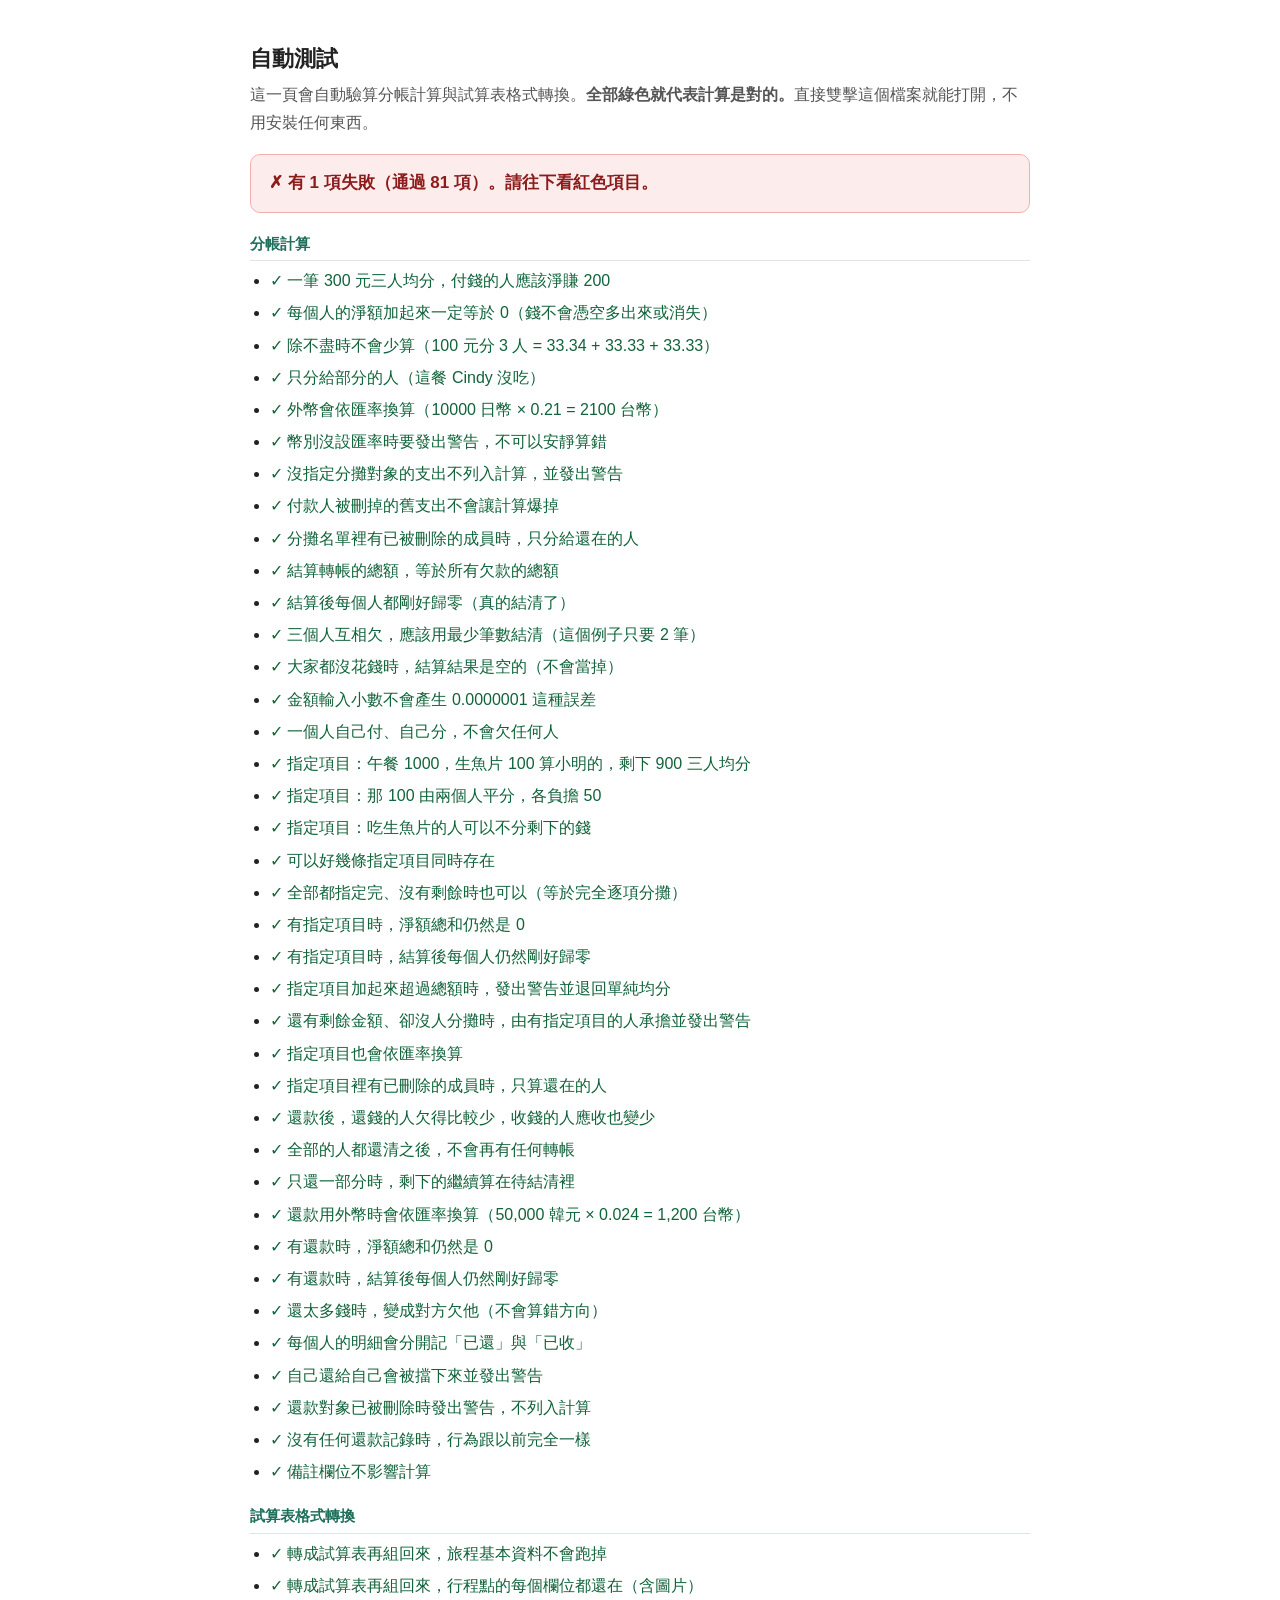
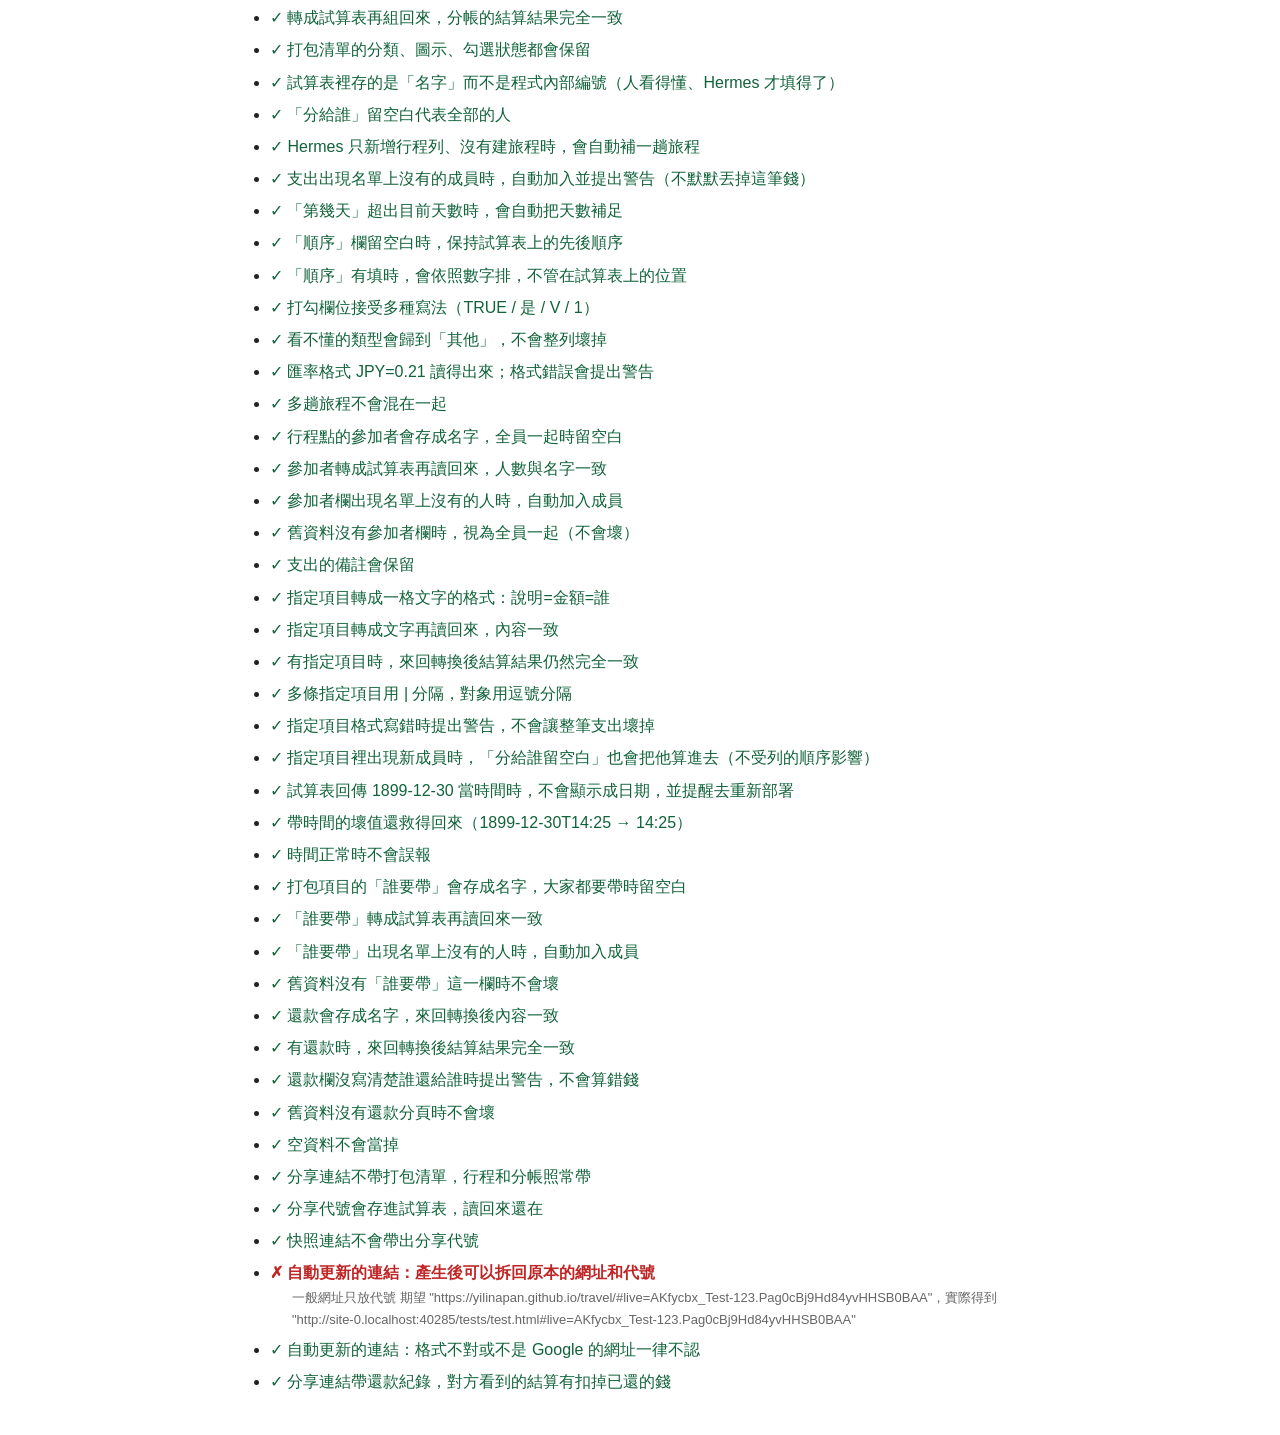
<file: tests/test.html>
<!DOCTYPE html>
<html lang="zh-Hant">
<head>
<meta charset="utf-8">
<meta name="viewport" content="width=device-width,initial-scale=1">
<title>自動測試 — 旅遊規劃工具</title>
<style>
  body{font-family:"Noto Sans TC","Microsoft JhengHei",sans-serif;max-width:780px;margin:40px auto;padding:0 20px;line-height:1.7;color:#222;background:#fff}
  h1{font-size:22px;margin-bottom:4px}
  p.lead{color:#555;margin-top:0}
  #summary{padding:14px 18px;border-radius:10px;font-weight:700;font-size:17px;margin:18px 0}
  .ok{background:#e6f6ed;color:#11633a;border:1px solid #9fdcbb}
  .bad{background:#fdecec;color:#8c1c1c;border:1px solid #f0b0b0}
  ul{padding-left:20px}
  li{margin:5px 0}
  .pass{color:#11633a}
  .fail{color:#c02626;font-weight:700}
  .detail{color:#666;font-size:13px;margin-left:22px}
  .suite{list-style:none;margin:18px 0 6px -20px;font-weight:700;font-size:15px;color:#1f6f5c;border-bottom:1px solid #dfe5e3;padding-bottom:4px}
</style>
</head>
<body>
<h1>自動測試</h1>
<p class="lead">這一頁會自動驗算分帳計算與試算表格式轉換。<strong>全部綠色就代表計算是對的。</strong>直接雙擊這個檔案就能打開，不用安裝任何東西。</p>
<div id="summary">執行中…</div>
<ul id="results"></ul>

<script src="../js/settle.js"></script>
<script src="../js/store.js"></script>
<script src="../js/cloud.js"></script>
<script src="../js/share.js"></script>
<script src="settle.tests.js"></script>
<script src="cloud.tests.js"></script>
<script>
(function () {
  var pass = 0, fail = 0;
  var out = document.getElementById('results');

  function heading(text) {
    var li = document.createElement('li');
    li.className = 'suite';
    li.textContent = text;
    out.appendChild(li);
  }

  function t(name, fn) {
    var li = document.createElement('li');
    try {
      fn();
      pass++;
      li.innerHTML = '<span class="pass">✓ ' + name + '</span>';
    } catch (e) {
      fail++;
      li.innerHTML = '<span class="fail">✗ ' + name + '</span><div class="detail">' + e.message + '</div>';
    }
    out.appendChild(li);
  }
  function eq(actual, expected, msg) {
    var a = JSON.stringify(actual), b = JSON.stringify(expected);
    if (a !== b) throw new Error((msg || '') + ' 期望 ' + b + '，實際得到 ' + a);
  }

  heading('分帳計算');
  registerSettleTests(t, eq, App.Settle);
  heading('試算表格式轉換');
  registerCloudTests(t, eq, App);

  var s = document.getElementById('summary');
  if (fail === 0) {
    s.className = 'ok';
    s.textContent = '✓ 全部通過：' + pass + ' 項測試，0 項失敗。分帳計算正常。';
  } else {
    s.className = 'bad';
    s.textContent = '✗ 有 ' + fail + ' 項失敗（通過 ' + pass + ' 項）。請往下看紅色項目。';
  }
})();
</script>
</body>
</html>
</file>
<file: css/style.css>
/* style.css — 外觀樣式
 * 顏色都定義在最上面的 :root，想換色系只要改這一區就好。
 * 同時支援淺色與深色模式（跟著系統設定走）。
 */

:root {
  /* ===== 日本傳統色：秋天賞楓 =====
     砥粉 #D4BE9A ・ 狐色 #C68E3F ・ 琥珀 #C96B1E ・ 落栗 #9E3119 ・ 赤銅 #76210F
     底色與線條由「砥粉」調淡而來，文字由「赤銅」調深而來。            */
  --bg:        #faf6ee;   /* 砥粉調到最淡 */
  --surface:   #ffffff;
  --surface-2: #f4ece0;
  --line:      #e6dac6;
  --line-2:    #f1e9dc;
  --text:      #2b1d14;   /* 赤銅調深 */
  --text-soft: #6d5a4a;
  --muted:     #a3907c;

  --brand:     #9e3119;   /* 落栗：主強調色 */
  --brand-ink: #fff8f4;
  --brand-soft:#f6e6de;

  --gold:      #a8761f;   /* 狐色調深，白底上才讀得清楚（金額用） */
  --amber:     #c96b1e;   /* 琥珀 */

  /* 完成狀態刻意留一個低彩度的綠。這組傳統色全是暖色，
     若「已完成」也用暖色，就跟金額、強調色分不出來了。 */
  --ok:        #5f6e47;
  --ok-soft:   #edf0e6;
  --warn:      #a8761f;
  --warn-soft: #faf0dc;
  --danger:    #76210f;   /* 赤銅：比落栗更深，刪除才分得出來 */
  --danger-soft:#f7e7e2;

  /* 整個配色裡最深的顏色：深咖啡，由赤銅延伸而來。
     提示泡泡、浮動訊息、遮罩都用它，不使用黑色。 */
  --deep:      #3b2317;
  --deep-ink:  #faf6ee;
  --shadow-rgb: 74,45,26;   /* 所有陰影都用這個咖啡色調，不用純黑 */

  --radius:    8px;
  --radius-sm: 6px;
  --shadow:    0 1px 2px rgba(74,45,26,.05), 0 4px 16px rgba(74,45,26,.045);
  --maxw:      920px;
}

@media (prefers-color-scheme: dark) {
  :root:not([data-theme="light"]) {
    --bg:        #1d1511;
    --surface:   #271d17;
    --surface-2: #2f241c;
    --line:      #3d2f24;
    --line-2:    #2f241c;
    --text:      #f2e9dd;
    --text-soft: #bba894;
    --muted:     #8d7b68;

    --brand:     #d4714f;   /* 落栗打亮，深底上才看得清 */
    --brand-ink: #241611;
    --brand-soft:#3a211a;

    --gold:      #d9a24a;
    --amber:     #e08a3e;

    --ok:        #93a876;
    --ok-soft:   #2a3225;
    --warn:      #d9a24a;
    --warn-soft: #342711;
    --danger:    #e08168;
    --danger-soft:#3a1f17;

    /* 深色模式下底色已經很暗，泡泡要比底色「亮一階」才看得出來 */
    --deep:      #4d3a2b;
    --deep-ink:  #f6efe4;
    --shadow-rgb: 18,10,5;   /* 連陰影都用深咖啡，整份配色沒有純黑 */

    --shadow:    0 1px 2px rgba(18,10,5,.5), 0 4px 16px rgba(18,10,5,.35);
  }
}

/* =====================================================================
   版面與元件
   配色在上面的 :root，這一區不碰顏色值，只用變數。

   兩條規則，改東西前先看：
   ① 一般內容不包卡片。靠「區塊標題 + 留白 + 細分隔線」分段。
   ② 四個分頁上的按鈕一律是圖示鈕（.icon-btn），沒有底色、沒有中文字。
      有文字的 .btn 只出現在彈出視窗與設定面板。
   ===================================================================== */

* { box-sizing: border-box; }

html { -webkit-text-size-adjust: 100%; }

body {
  margin: 0;
  background: var(--bg);
  color: var(--text);
  font-family: "Noto Sans TC", "PingFang TC", "Microsoft JhengHei", -apple-system,
               BlinkMacSystemFont, "Segoe UI", Roboto, sans-serif;
  font-size: 15px;
  line-height: 1.7;
  -webkit-font-smoothing: antialiased;
}

h1, h2, h3, h4 { margin: 0; line-height: 1.35; }
a { color: var(--brand); }

/* 鍵盤操作一定看得到焦點框；滑鼠點擊不會出現 */
:focus-visible { outline: 2px solid var(--brand); outline-offset: 2px; border-radius: 6px; }

/* 數字一律等寬，上下列才對得齊（金額、時間、日期） */
.tl-time, .table td, .table th, .net, .transfers .amt, .total, .hm-item, .hm-range,
.hm-amount, .trip-row-range, .trip-row-stats, .progress-text, .exp-sub, .day-tab, .count {
  font-variant-numeric: tabular-nums;
}

/* =====================================================================
   頂部：旅程頁顯示完整摘要，其他分頁只留精簡標題
   ===================================================================== */
.topbar { position: relative; background: var(--bg); border-bottom: 1px solid var(--line); }

/* 低高度封面：用這趟旅程第一張現有的行程圖片，沒有圖片就整塊不出現。
   下緣用底色漸層收掉，照片不會硬生生切一條邊。 */
.topbar-cover {
  position: relative;
  height: 210px;
  background-size: cover;
  background-position: center;
}
.topbar-cover::after {
  content: ""; position: absolute; inset: 0;
  background: linear-gradient(to bottom, transparent 30%, var(--bg));
}
.topbar-cover[hidden] { display: none; }
/* 暮楓底下照片要壓暗一階，不然一張亮圖會把整個頁首拉走 */
@media (prefers-color-scheme: dark) {
  :root:not([data-theme="light"]) .topbar-cover::after {
    background: linear-gradient(to bottom, rgba(29,21,17,.45), rgba(29,21,17,.5) 30%, var(--bg));
  }
}

.topbar-inner {
  max-width: var(--maxw); margin: 0 auto;
  padding: 18px 20px 14px;
}
.topbar.is-compact .topbar-inner { padding: 13px 20px 11px; }

/* 文字四層：① 旅程名稱 ② 區塊標題 ③ 一般內容 ④ 日期、地點與補充 */
#headerTitle { font-size: 26px; font-weight: 300; letter-spacing: -.01em; line-height: 1.25; }
.topbar.is-compact #headerTitle { font-size: 19px; font-weight: 400; }

/* 日期、天數、人數、金額分成幾段，不要擠成一條難讀的字 */
.head-meta {
  display: flex; align-items: baseline; flex-wrap: wrap;
  gap: 4px 14px; margin-top: 7px;
  font-size: 13px; color: var(--muted);
}
.head-meta:empty { display: none; }
.hm-range { color: var(--text-soft); }
.hm-item b { font-weight: 600; color: var(--text); }
.hm-amount { color: var(--gold); font-weight: 600; }

.readonly-bar {
  background: var(--warn-soft); color: var(--warn);
  border-bottom: 1px solid var(--line);
  padding: 9px 16px; font-size: 14px; text-align: center;
}

/* =====================================================================
   分頁列：純文字，靠底線標示目前位置
   ===================================================================== */
.tabs {
  position: sticky; top: 0; z-index: 20;
  background: var(--bg);
  border-bottom: 1px solid var(--line);
  display: flex; gap: 26px;
  max-width: var(--maxw); margin: 0 auto;
  padding: 0 20px;
  overflow-x: auto; scrollbar-width: none;
}
.tabs::-webkit-scrollbar { display: none; }
.tab {
  flex: none;
  appearance: none; border: 0; background: none; cursor: pointer;
  font: inherit; font-size: 14.5px; font-weight: 400;
  color: var(--muted);
  padding: 12px 0 11px;
  border-bottom: 2px solid transparent;
  margin-bottom: -1px; white-space: nowrap;
}
.tab:hover { color: var(--text); }
.tab.on { color: var(--text); border-bottom-color: var(--brand); font-weight: 500; }

/* =====================================================================
   版面：內容直接攤在底色上，不包卡片
   ===================================================================== */
.view { max-width: var(--maxw); margin: 0 auto; padding: 10px 20px 86px; }

.block { background: none; border: 0; box-shadow: none; padding: 0; margin-bottom: 34px; }
.block:last-child { margin-bottom: 0; }
/* 保留定義給真的需要被框起來的東西；四個分頁目前都不用它 */
.block.is-card {
  background: var(--surface); border: 1px solid var(--line);
  border-radius: var(--radius); padding: 18px;
}

/* 區塊主標題列 */
.block-head {
  display: flex; align-items: center; gap: 8px 10px; flex-wrap: wrap;
  margin: 26px 0 10px; padding-bottom: 7px;
  border-bottom: 1px solid var(--line);
}
.block > .block-head:first-child { margin-top: 4px; }
/* min-width: max-content 讓標題不會被右邊的控制項擠扁 */
.block-head h2 {
  flex: 1 1 auto; min-width: max-content;
  font-size: 18px; font-weight: 500; letter-spacing: .005em; color: var(--text);
}

/* 區塊小標題列（比主標小一級） */
.sec-head {
  display: flex; align-items: center; gap: 6px 10px; flex-wrap: wrap;
  margin: 26px 0 8px; padding-bottom: 6px;
  border-bottom: 1px solid var(--line-2);
}
.sec-head:first-of-type { margin-top: 6px; }
.sec-title { flex: none; font-size: 14px; font-weight: 600; color: var(--text); }
.sec-hint { font-size: 12.5px; color: var(--muted); }
.sec-head .spacer, .block-head .spacer { flex: 1; }
.sec-head + .chip-row, .sec-head + .table, .sec-head + .empty { margin-top: 2px; }

/* 更小一級的小標，例如「每個人的明細」 */
.sub {
  font-size: 13px; font-weight: 600; color: var(--text-soft);
  margin: 24px 0 4px; letter-spacing: .02em;
}

.count {
  display: inline-block; margin-left: 7px;
  color: var(--muted); font-size: 13px; font-weight: 400;
}
.total { font-weight: 600; color: var(--gold); font-size: 14px; }
.muted { color: var(--muted); font-size: 13px; margin: 6px 0; }
.muted.pad { padding: 0 2px 8px; }
.small { font-size: 13px; }
.right { text-align: right; }
.nowrap { white-space: nowrap; }

/* =====================================================================
   按鈕

   四個分頁上「只有圖示鈕」。沒有底色、沒有中文字、全站同一個大小。
   有文字的 .btn 只出現在彈出視窗與設定面板（那裡是最後確認，看錯會出事）。
   ===================================================================== */

/* ---- 圖示鈕：頁面上唯一的按鈕 ---- */
.icon-btn {
  appearance: none; background: none; border: 0; cursor: pointer;
  display: inline-flex; align-items: center; justify-content: center;
  /* 看不到底色不代表點不到：點擊範圍一律 44×44 */
  width: 44px; height: 44px; padding: 0;
  border-radius: 10px; color: var(--text-soft);
  transition: color .12s, background .12s;
}
.icon-btn:hover { background: var(--surface-2); color: var(--brand); }
.icon-btn:active { background: var(--line-2); color: var(--brand); }
.icon-btn:disabled { opacity: .22; cursor: default; }
.icon-btn:disabled:hover { background: none; color: var(--text-soft); }
/* 目前開著的切換鈕（例如行程頁的「編輯中」）。
   做成圓的，看起來是「現在的狀態」而不是一塊按鈕 */
.icon-btn.on { color: var(--brand-ink); background: var(--brand); border-radius: 50%; }
.icon-btn.on:hover { background: var(--brand); color: var(--brand-ink); }

/* 標籤裡的小圖示鈕（成員標籤的刪除） */
.icon-btn.icon-sm { width: 34px; height: 34px; border-radius: 50%; }
.icon-btn.icon-sm .ic { width: 15px; height: 15px; }
.icon-btn.icon-sm:hover { background: var(--danger-soft); color: var(--danger); }

/* 刪除鈕跟隔壁多留一點距離，手機才不會誤按 */
.icon-btn.is-del { margin-left: 6px; }
.icon-btn.is-del:hover, .icon-btn.is-del:active { color: var(--danger); background: var(--danger-soft); }

/* 一排圖示鈕 */
.act-row { display: flex; align-items: center; gap: 1px; flex: none; }
.act-row.right { justify-content: flex-end; }

/* ---- 文字鈕：只在彈出視窗與設定面板 ---- */
.btn {
  appearance: none; cursor: pointer; font: inherit;
  font-size: 14px; font-weight: 500;
  display: inline-flex; align-items: center; justify-content: center; gap: 6px;
  min-height: 40px; padding: 8px 17px;
  border-radius: 999px; border: 1px solid transparent;
  transition: background .12s, border-color .12s, color .12s;
  text-decoration: none; white-space: nowrap;
}
.btn:disabled { opacity: .4; cursor: default; }
.btn-primary { background: var(--brand); color: var(--brand-ink); border-color: var(--brand); }
.btn-primary:hover:not(:disabled) { filter: brightness(1.08); }
.btn-danger { background: var(--danger); color: var(--brand-ink); border-color: var(--danger); }
.btn-danger:hover:not(:disabled) { filter: brightness(1.12); }
.btn-ghost { background: none; color: var(--text); border-color: var(--line); }
.btn-ghost:hover:not(:disabled) { background: var(--surface-2); border-color: var(--muted); }
.btn-danger-ghost { background: none; color: var(--danger); border-color: var(--danger); }
.btn-danger-ghost:hover { background: var(--danger-soft); }
.btn-sm { min-height: 34px; padding: 5px 13px; font-size: 13px; }
.btn-row { display: flex; gap: 8px; flex-wrap: wrap; }

/* =====================================================================
   提示與空狀態：不做成方框卡片
   ===================================================================== */
.notice {
  background: var(--brand-soft); color: var(--text);
  border: 0; border-left: 2px solid var(--brand);
  border-radius: 0 var(--radius-sm) var(--radius-sm) 0;
  padding: 11px 14px; font-size: 13.5px; margin-bottom: 16px;
}
.notice-warn { background: var(--warn-soft); border-left-color: var(--warn); }
.notice ul { margin: 6px 0 0; padding-left: 20px; }

.empty {
  color: var(--muted); font-size: 14px; text-align: center;
  padding: 24px 16px; background: none; border: 0;
}
.empty-act { margin-top: 12px; }

/* =====================================================================
   旅程清單：列表式，不用方框卡片
   ===================================================================== */
.trip-list { display: block; }
.trip-row {
  display: flex; align-items: center; gap: 6px;
  padding: 13px 0 13px 13px;
  border-bottom: 1px solid var(--line-2);
  border-left: 2px solid transparent;
}
.trip-row:last-child { border-bottom: 0; }
.trip-row:hover { background: var(--surface-2); }
.trip-row.is-current { border-left-color: var(--brand); }
.trip-row-main { flex: 1; min-width: 0; cursor: pointer; }
.trip-row-title {
  font-size: 16.5px; font-weight: 500;
  display: flex; align-items: center; gap: 9px; flex-wrap: wrap;
}
.trip-row-main:hover .trip-row-title { color: var(--brand); }
.trip-row-range { font-size: 13px; color: var(--text-soft); margin-top: 2px; }
.trip-row-stats { font-size: 12.5px; color: var(--muted); margin-top: 3px; }

.pill {
  background: none; color: var(--brand);
  border: 1px solid var(--brand);
  font-size: 10.5px; font-weight: 500; padding: 0 8px; border-radius: 999px;
}

/* =====================================================================
   成員標籤
   ===================================================================== */
.chip-row { display: flex; flex-wrap: wrap; gap: 7px; margin-bottom: 10px; }
.chip {
  display: inline-flex; align-items: center; gap: 2px;
  min-height: 38px;
  background: var(--surface-2); border: 1px solid var(--line);
  border-radius: 999px; padding: 2px 4px 2px 14px; font-size: 14px;
}

/* =====================================================================
   表格（電腦版；手機版在檔案最下面改成堆疊式）
   ===================================================================== */
.table { width: 100%; border-collapse: collapse; font-size: 14px; margin: 4px 0; }
.table th {
  text-align: left; font-size: 12px; font-weight: 600; color: var(--muted);
  padding: 7px 8px; border-bottom: 1px solid var(--line); white-space: nowrap;
}
.table th.right { text-align: right; }
.table td { padding: 8px; border-bottom: 1px solid var(--line-2); vertical-align: middle; }
.table tr:last-child td { border-bottom: 0; }
.table .act-row { justify-content: flex-end; }
.exp-title { font-weight: 500; }
.exp-sub { font-size: 12px; color: var(--muted); }
.exp-note { font-size: 12.5px; color: var(--text-soft); margin-top: 2px; white-space: pre-wrap; }
/* 指定項目：用縮排加細線表示「附屬於上一行」，比箭頭符號穩
   （↓→ 這類箭頭在部分中文字型下會變成豆腐字）*/
.exp-extra {
  font-size: 12.5px; color: var(--muted); margin-top: 3px;
  padding-left: 10px; border-left: 2px solid var(--line-2);
}
.muted-cell { color: var(--muted); font-size: 13px; }

.tag {
  display: inline-block; font-size: 11px; font-weight: 500;
  background: var(--surface-2); color: var(--muted);
  border: 1px solid var(--line); border-radius: 4px; padding: 0 5px;
}
.tag-ok { background: var(--ok-soft); color: var(--ok); border-color: transparent; }

/* =====================================================================
   行程：天數列 + 時間軸
   ===================================================================== */
.day-tabs { display: flex; gap: 2px; flex-wrap: wrap; margin: 4px 0 0; }
.day-tab {
  appearance: none; cursor: pointer; font: inherit;
  flex: 0 0 auto;
  background: none; border: 1px solid transparent;
  border-radius: 999px; min-height: 32px; padding: 4px 13px;
  font-size: 12.5px; color: var(--muted);
}
.day-tab:hover { color: var(--text); background: var(--surface-2); }
.day-tab.on { background: var(--brand); border-color: var(--brand); color: var(--brand-ink); font-weight: 500; }

.day-head {
  display: flex; align-items: center; gap: 6px 10px; flex-wrap: wrap;
  padding: 16px 0 6px; border-bottom: 1px solid var(--line); margin-bottom: 2px;
}
/* 日期要完整顯示，不可以被右邊的控制項擠到換行 */
.day-head h3 { font-size: 17px; font-weight: 500; flex: 1 0 100%; }
@media (min-width: 620px) { .day-head h3 { flex: 1 1 auto; } }
/* flex-basis 用 auto：basis 0 的話控制項只分到半排寬度，按鈕會莫名其妙換行 */
.day-head-side {
  display: flex; align-items: center; flex-wrap: wrap;
  gap: 4px; flex: 1 1 auto; justify-content: flex-end;
}
/* 行程數量跟日期放同一行，不要夾在按鈕中間 */
.day-count {
  font-size: 12.5px; font-weight: 400; color: var(--muted);
  margin-left: 10px; white-space: nowrap;
}
/* 編輯模式：整排工具加一層很淡的底，一眼看得出現在「在改東西」 */
.day-head.is-editing { border-bottom-color: var(--brand); }

.filter-note {
  flex-basis: 100%; font-size: 12px; color: var(--muted);
  background: var(--surface-2); border-radius: 6px; padding: 5px 10px; margin-top: 2px;
}

/* ---- 時間軸 ----
   左：時間（楓紅）｜中：節點與淡色垂直線｜右：標題、地點、圖片、備註 */
.timeline { list-style: none; margin: 0; padding: 0; }
.tl-item {
  display: grid;
  grid-template-columns: 46px 11px minmax(0, 1fr) auto;
  gap: 0 10px; align-items: start;
  padding: 16px 0;
}

.tl-when { padding-top: 1px; }
.tl-time { font-size: 13px; font-weight: 500; letter-spacing: .02em; color: var(--brand); }
.tl-kind { font-size: 11px; color: var(--muted); margin-top: 1px; }

/* 節點與垂直線。第一筆的線從節點往下、最後一筆的線到節點為止 */
.tl-rail { position: relative; align-self: stretch; }
.tl-rail::before {
  content: ""; position: absolute; left: 50%; margin-left: -.5px; width: 1px;
  top: -16px; bottom: -16px; background: var(--line);
}
.tl-item:first-child .tl-rail::before { top: 9px; }
.tl-item:last-child .tl-rail::before { bottom: auto; height: 25px; }
.tl-item:first-child:last-child .tl-rail::before { display: none; }
.tl-rail::after {
  content: ""; position: absolute; left: 50%; top: 5px;
  width: 9px; height: 9px; margin-left: -4.5px;
  border-radius: 50%; background: var(--brand);
  box-shadow: 0 0 0 3px var(--bg);
}
/* 分頭行動的那幾段，節點改成低彩度的綠，一眼看得出不是全員 */
.tl-item.tl-split .tl-rail::after { background: var(--ok); }

.tl-body { min-width: 0; }
.tl-title { font-weight: 600; color: var(--text); }
.tl-place, .tl-note, .tl-link, .tl-costline { font-size: 13px; margin-top: 2px; }
/* 地點與地圖釘放同一行；沒地點時圖示自己置左 */
.tl-place {
  color: var(--muted);
  display: flex; align-items: center; gap: 2px; flex-wrap: wrap;
  min-height: 24px;
}
.tl-place .icon-btn { margin-left: 2px; color: var(--brand); }
.tl-place .icon-btn:hover { background: var(--brand-soft); }
/* 備註左邊一條細槓，跟地點區隔開 */
.tl-note {
  color: var(--text-soft); white-space: pre-wrap;
  margin-top: 7px; padding-left: 11px;
  border-left: 2px solid var(--line-2);
}
.tl-costline { margin-top: 5px; display: flex; align-items: center; gap: 7px; flex-wrap: wrap; }
.tl-cost { color: var(--gold); font-weight: 600; }
.tl-party {
  display: inline-flex; align-items: center; gap: 4px;
  margin-left: 8px; vertical-align: middle;
  font-size: 11.5px; font-weight: 500;
  background: var(--brand-soft); color: var(--brand);
  border-radius: 999px; padding: 1px 9px; white-space: nowrap;
}
.tl-party .ic { opacity: .8; }

/* 編輯工具：平常整排不存在，按下「編輯」才出現 */
.tl-actions { display: flex; align-items: center; gap: 1px; flex-wrap: wrap; justify-content: flex-end; }

/* 行程圖片：統一 16:9 預覽，不讓一張圖吃掉整個手機畫面 */
.tl-image { margin: 8px 0 2px; max-width: 420px; }
.tl-image a {
  display: block; overflow: hidden;
  border: 1px solid var(--line); border-radius: var(--radius);
  background: var(--surface-2);
}
.tl-image img {
  display: block; width: 100%; aspect-ratio: 16 / 9;
  object-fit: cover; background: var(--surface-2);
}
.img-bad { font-size: 12px; color: var(--danger); }


/* =====================================================================
   結算
   ===================================================================== */
/* 結餘：一人一列，名字靠左、金額靠右，細節收成下面一行灰字。
   這比六欄表格好讀很多，而且手機跟電腦是同一個版面。*/
.balance { list-style: none; margin: 6px 0 4px; padding: 0; }
.balance li {
  display: grid; grid-template-columns: minmax(0, 1fr) auto;
  gap: 0 12px; align-items: baseline;
  padding: 11px 2px; border-bottom: 1px solid var(--line-2);
}
.balance li:last-child { border-bottom: 0; }
.bal-name { font-size: 15px; font-weight: 500; color: var(--text); }
.bal-amt { font-size: 15px; font-weight: 700; text-align: right; white-space: nowrap; font-variant-numeric: tabular-nums; }
.bal-sub {
  grid-column: 1 / -1; font-size: 12.5px; color: var(--muted);
  margin-top: 2px; font-variant-numeric: tabular-nums;
}

.transfers { list-style: none; margin: 0 0 4px; padding: 0; }
.transfers li {
  display: flex; align-items: center; gap: 9px; flex-wrap: wrap;
  background: none; border: 0; border-bottom: 1px solid var(--line-2);
  padding: 8px 2px; font-size: 15px;
}
.transfers li:last-child { border-bottom: 0; }
.transfers .arrow { color: var(--brand); font-weight: 600; }
.transfers .amt { margin-left: auto; font-weight: 700; color: var(--gold); font-size: 16px; }
.settle-btn { flex: none; }

.all-clear {
  background: var(--ok-soft); color: var(--ok);
  display: flex; align-items: center; justify-content: center; gap: 7px;
  border-radius: var(--radius-sm); padding: 14px; text-align: center; font-weight: 500;
}
.net { font-weight: 600; font-size: 13px; white-space: nowrap; }
.net-plus { color: var(--ok); }
.net-minus { color: var(--danger); }
.net-zero { color: var(--muted); }

/* =====================================================================
   打包清單
   ===================================================================== */
.progress-wrap { margin: 4px 0 16px; }
.progress {
  height: 6px; background: var(--surface-2); border-radius: 999px;
  overflow: hidden; border: 0;
}
.progress-bar { height: 100%; background: var(--ok); transition: width .25s ease; }
.progress-text { font-size: 13px; color: var(--text-soft); margin-top: 7px; }

.cl-group { border-top: 1px solid var(--line-2); padding-top: 10px; margin-top: 10px; }
.cl-group:first-of-type { border-top: 0; margin-top: 0; }
.cl-group-head { display: flex; align-items: center; gap: 6px; margin-bottom: 2px; }
.cl-group-head h3 {
  font-size: 14.5px; font-weight: 600; flex: 1;
  display: flex; align-items: center; gap: 7px; min-width: 0;
}
.cl-group-act { display: flex; align-items: center; gap: 1px; flex: none; }
.cl-items { list-style: none; margin: 0; padding: 0; }
.cl-item { display: flex; align-items: center; gap: 2px; }
.cl-check { flex: 1; display: flex; align-items: center; gap: 10px; cursor: pointer; padding: 6px 0; min-width: 0; }
/* 勾選框：系統預設的圓角太圓，自己畫一個。
   參考 mockups/c4-nocard.html：16px 方框、3px 圓角、勾起來是苔綠。
   勾起來是「完成」，所以用綠色而不是楓紅。 */
.cl-check input {
  appearance: none; -webkit-appearance: none;
  width: 18px; height: 18px; flex: none; margin: 0;
  position: relative; cursor: pointer;
  background: var(--surface);
  border: 1.5px solid var(--muted); border-radius: 3px;
  transition: background .12s, border-color .12s;
}
.cl-check input:checked { background: var(--ok); border-color: var(--ok); }
.cl-check input:checked::after {
  content: ""; position: absolute; left: 5px; top: 1px;
  width: 4px; height: 9px;
  border: solid var(--bg); border-width: 0 2px 2px 0;
  transform: rotate(45deg);
}
.cl-check input:disabled { opacity: .5; cursor: default; }

/* 視窗裡的勾選框用同一個形狀，只是勾起來是楓紅（那是「選取」不是「完成」）。
   選擇器必須寫成 label.check input：這些勾選框都在 .field 裡面，
   而下面的 .field input 是同樣的 specificity，只寫 .check input 會被它的
   width:100% 跟 padding 蓋掉，勾選框會變成一個大白框。 */
label.check input {
  appearance: none; -webkit-appearance: none;
  width: 17px; height: 17px; min-width: 17px; flex: none; margin: 0; padding: 0;
  position: relative; cursor: pointer;
  background: var(--surface);
  border: 1.5px solid var(--muted); border-radius: 3px;
}
label.check input:checked {
  background: var(--brand); border-color: var(--brand);
}
label.check input:checked::after {
  content: ""; position: absolute; left: 4.5px; top: 1px;
  width: 4px; height: 9px;
  border: solid var(--brand-ink); border-width: 0 2px 2px 0;
  transform: rotate(45deg);
}
.cl-item.done .cl-check span { text-decoration: line-through; color: var(--muted); }
/* 使用者自己填的分類圖示仍是 emoji；調成灰階，不跟主色搶注意力 */
.cl-emoji { filter: grayscale(1); opacity: .6; font-size: 15px; }

/* 區塊標題列右側的控制項收成一組，放不下時一起換行 */
.head-tools { display: flex; align-items: center; gap: 4px; margin-left: auto; flex-wrap: wrap; }

/* =====================================================================
   設定面板（這裡的按鈕一律有文字，清楚比精簡重要）
   ===================================================================== */
.modal-wide { max-width: 560px; }
.set-sec { padding-bottom: 20px; margin-bottom: 20px; border-bottom: 1px solid var(--line-2); }
.set-sec:last-child { border-bottom: 0; margin-bottom: 0; padding-bottom: 0; }
.set-title { font-size: 15px; font-weight: 600; display: flex; align-items: center; gap: 9px; margin-bottom: 4px; }
.pill-sm {
  font-size: 11px; font-weight: 500; padding: 1px 9px; border-radius: 999px;
  background: var(--surface-2); color: var(--muted); border: 1px solid var(--line);
}
.pill-sm.on { background: var(--ok-soft); color: var(--ok); border-color: transparent; }

/* 同步狀態：成功才用綠色，其餘都低調 */
.sync-status { font-size: 11.5px; color: var(--muted); margin-top: 6px; }
.sync-ok { color: var(--ok); }
.sync-saving, .sync-loading { color: var(--muted); }
.sync-pending { color: var(--warn); }
.sync-error, .sync-conflict { color: var(--danger); font-weight: 600; }

/* =====================================================================
   指定項目的編輯列
   ===================================================================== */
.extras { display: flex; flex-direction: column; gap: 8px; margin-bottom: 8px; }
.extra-row {
  border: 1px solid var(--line); border-radius: var(--radius-sm);
  background: var(--surface-2); padding: 9px 10px;
}
.extra-top { display: flex; gap: 6px; align-items: center; }
.extra-top .extra-label { flex: 1 1 auto; min-width: 0; }
.extra-top .extra-amount { flex: 0 0 90px; }
/* 同上：這些欄位也在 .field 裡，選擇器要比 .field input 更具體。
   而且要指明是哪兩格 —— 寫成 .extra-row input 的話，
   下面「這筆分給誰」的勾選框也會被當成文字欄。*/
.extras .extra-row .extra-label,
.extras .extra-row .extra-amount {
  width: auto; font: inherit; font-size: 14px; padding: 7px 9px;
  background: var(--surface); color: var(--text);
  border: 1px solid var(--line); border-radius: 7px;
}
.extra-members { display: flex; flex-wrap: wrap; gap: 5px; margin-top: 7px; }
.extra-members .check-sm { padding: 3px 11px; font-size: 13px; min-height: 32px; }
label.check-sm input { width: 15px; height: 15px; min-width: 15px; }
label.check-sm input:checked::after { left: 3.5px; top: .5px; height: 8px; }

/* =====================================================================
   跳出視窗（視窗、表單欄位、圖片保留圓角）
   ===================================================================== */
.modal-back {
  position: fixed; inset: 0; z-index: 100;
  background: rgba(59,35,23,.46);   /* 深咖啡半透明，不用黑 */
  display: flex; align-items: flex-end; justify-content: center;
  padding: 0;
}
@media (min-width: 640px) { .modal-back { align-items: center; padding: 24px; } }

.modal {
  background: var(--surface); color: var(--text);
  border-radius: var(--radius) var(--radius) 0 0;
  width: 100%; max-width: 520px;
  max-height: 92vh; display: flex; flex-direction: column;
  box-shadow: 0 -8px 40px rgba(var(--shadow-rgb),.26);
}
@media (min-width: 640px) { .modal { border-radius: var(--radius); } }

.modal-head {
  display: flex; align-items: center; gap: 10px;
  padding: 10px 8px 10px 18px; border-bottom: 1px solid var(--line-2);
}
.modal-head h3 { font-size: 16px; font-weight: 600; flex: 1; }
.modal-body { padding: 18px; overflow-y: auto; }
.modal-foot {
  display: flex; align-items: center; gap: 8px;
  padding: 12px 16px; border-top: 1px solid var(--line-2);
}
.spacer { flex: 1; }

.field { margin-bottom: 15px; }
.field:last-child { margin-bottom: 0; }
.field label {
  display: block; font-size: 13px; font-weight: 600;
  color: var(--text-soft); margin-bottom: 5px;
}
.req { color: var(--danger); }
.field input, .field select, .field textarea, .share-url {
  width: 100%; font: inherit; font-size: 15px;
  padding: 10px 11px;
  background: var(--surface); color: var(--text);
  border: 1px solid var(--line); border-radius: var(--radius-sm);
}
.field input:focus, .field select:focus, .field textarea:focus {
  outline: 2px solid var(--brand); outline-offset: -1px; border-color: var(--brand);
}
.field textarea { resize: vertical; }
.hint { font-size: 12px; color: var(--muted); margin-top: 4px; }
.field-note label { margin-bottom: 3px; }
.note-text { font-size: 14.5px; color: var(--text-soft); white-space: pre-wrap; line-height: 1.75; }

.checks { display: flex; flex-wrap: wrap; gap: 6px; }

/* 選人的膠囊。選擇器必須寫兩層（.checks .check）：
   這些 label 都在 .field 裡面，而 .field label 是 display:block、
   font-weight:600、有 margin-bottom。只寫 .check 會輸給它，
   膠囊就會垂成「勾選框一行、名字一行」。*/
.checks .check, .extra-members .check {
  display: inline-flex; align-items: center; gap: 8px;
  min-height: 38px; margin-bottom: 0;
  background: var(--surface-2); border: 1px solid var(--line);
  border-radius: 999px; padding: 6px 14px; cursor: pointer;
  font-size: 14px; font-weight: 400; color: var(--text);
}
.checks .check span, .extra-members .check span { line-height: 1.3; }

.checks .check:has(input:checked), .extra-members .check:has(input:checked) {
  background: var(--brand-soft); border-color: var(--brand); color: var(--brand);
}

.share-url { font-family: ui-monospace, SFMono-Regular, Menlo, monospace; font-size: 12px; word-break: break-all; }

/* =====================================================================
   浮動提示
   ===================================================================== */
.toast-box {
  position: fixed; left: 50%; bottom: 24px; transform: translateX(-50%);
  z-index: 200; display: flex; flex-direction: column; gap: 8px; align-items: center;
  pointer-events: none;
}
.toast {
  background: var(--deep); color: var(--deep-ink);
  padding: 11px 16px; border-radius: var(--radius-sm);
  font-size: 13.5px; line-height: 1.6; max-width: min(320px, calc(100vw - 32px));
  box-shadow: 0 6px 24px rgba(var(--shadow-rgb),.26);
  transition: opacity .4s, transform .4s;
}
.toast-bad { background: var(--danger); color: var(--brand-ink); }
.toast.out { opacity: 0; transform: translateY(8px); }

/* =====================================================================
   說明圓圈：長句收起來，點一下（電腦滑過去）才顯示
   ===================================================================== */
.hint-dot {
  appearance: none; cursor: pointer; font: inherit; position: relative;
  display: inline-flex; align-items: center; justify-content: center;
  width: 18px; height: 18px; padding: 0; margin-left: 5px;
  border-radius: 50%; border: 1px solid var(--line);
  background: none; color: var(--muted);
  font-size: 11px; font-weight: 700; line-height: 1;
  vertical-align: middle; flex: none;
}
/* 看得到的是一個小圓圈，手指點得到的範圍放大到 40×40 */
.hint-dot::after {
  content: ""; position: absolute; left: 50%; top: 50%;
  width: 40px; height: 40px; transform: translate(-50%, -50%);
}
.hint-dot:hover, .hint-dot:focus-visible {
  background: var(--brand); border-color: var(--brand); color: var(--brand-ink); outline: none;
}
/* 區塊標題旁邊的說明圓圈，要跟標題的基線對齊 */
.block-head .hint-dot, .sec-head .hint-dot { vertical-align: -2px; }

.hint-bubble {
  position: absolute; z-index: 300;
  background: var(--deep); color: var(--deep-ink);
  border-radius: var(--radius-sm); padding: 11px 16px;
  font-size: 13.5px; line-height: 1.65;
  box-shadow: 0 6px 24px rgba(var(--shadow-rgb),.26);
}

/* =====================================================================
   右下角工具鈕：浮在內容上，所以留一層淡米底才看得到；不是白色
   ===================================================================== */
#headerActions {
  position: fixed; right: 16px; z-index: 26;
  bottom: calc(16px + env(safe-area-inset-bottom));
  display: flex; flex-direction: column; align-items: flex-end; gap: 8px;
}
.tool-btn {
  appearance: none; cursor: pointer; font: inherit;
  display: flex; align-items: center; justify-content: center;
  width: 44px; height: 44px; padding: 0;
  border: 1px solid var(--line); border-radius: 50%;
  background: var(--surface-2); color: var(--text-soft);
  box-shadow: 0 2px 10px rgba(var(--shadow-rgb),.10);
  transition: color .15s, border-color .15s, background .15s;
}
.tool-btn:hover, .tool-btn[aria-expanded="true"] {
  color: var(--brand); border-color: var(--brand); background: var(--brand-soft);
}

.tool-menu {
  display: flex; flex-direction: column; align-items: stretch; gap: 2px;
  background: var(--surface); border: 1px solid var(--line);
  border-radius: var(--radius); padding: 6px;
  box-shadow: 0 6px 26px rgba(var(--shadow-rgb),.16);
}
.tool-menu[hidden] { display: none; }
/* 選單裡是「項目」不是按鈕，要有文字才知道在選什麼 */
.tool-item {
  appearance: none; border: 0; background: none; cursor: pointer; font: inherit;
  display: flex; align-items: center; gap: 10px;
  min-height: 44px; padding: 8px 16px 8px 12px; border-radius: var(--radius-sm);
  font-size: 14px; color: var(--text); white-space: nowrap;
}
.tool-item:hover { background: var(--surface-2); color: var(--brand); }
.tool-item .ic { color: var(--muted); }
.tool-item:hover .ic { color: var(--brand); }

/* 唯讀模式的「存一份到我的裝置」是給收到連結的人按的，
   他們沒看過這個工具，所以這一顆一定要有文字 */
.tool-solo {
  appearance: none; cursor: pointer; font: inherit;
  display: flex; align-items: center; gap: 7px;
  min-height: 44px; padding: 9px 18px; border-radius: 999px;
  border: 1px solid var(--brand); background: var(--brand); color: var(--brand-ink);
  font-size: 13.5px; font-weight: 500;
  box-shadow: 0 2px 12px rgba(var(--shadow-rgb),.18);
}

/* =====================================================================
   單色線條圖示
   ===================================================================== */
.ic { display: block; flex: none; }
.btn .ic, .tool-btn .ic, .tool-solo .ic, .tool-item .ic { display: block; }

/* =====================================================================
   頁尾
   ===================================================================== */
.foot {
  max-width: var(--maxw); margin: 0 auto;
  padding: 18px 20px 40px; color: var(--muted); font-size: 12.5px; text-align: center;
}
.foot p { margin: 4px 0; }
.foot code { background: var(--surface-2); padding: 1px 5px; border-radius: 4px; }

/* =====================================================================
   手機調整（桌面版維持原本的寬度與留白）
   ===================================================================== */
@media (max-width: 560px) {
  .topbar-cover { height: 170px; }
  .topbar-inner { padding: 16px 18px 12px; }
  #headerTitle { font-size: 23px; }
  .topbar.is-compact .topbar-inner { padding: 11px 18px 9px; }
  .topbar.is-compact #headerTitle { font-size: 18px; }
  .head-meta { gap: 3px 12px; font-size: 12.5px; }

  .tabs { padding: 0 18px; gap: 20px; }
  .view { padding: 10px 18px 86px; }
  .block { margin-bottom: 28px; }
  .block.is-card { padding: 16px 15px; }

  /* 日期自己一行，按鈕整組換到下一行。
     要靠右 —— 靠左的話三顆圖示會浮在標題底下的空白裡，像掉落的東西；
     靠右對齊內容邊緣才看得出來是「這一區的工具列」。*/
  .day-head-side { flex: 1 0 100%; justify-content: flex-end; margin-top: -2px; }

  /* 窄螢幕：編輯工具換到下一行，內容才有完整寬度 */
  .tl-item { grid-template-columns: 42px 11px minmax(0, 1fr); gap: 0 9px; }
  .tl-actions { grid-column: 3 / -1; justify-content: flex-start; margin-top: 2px; }
  .tl-image { max-width: 100%; }

  .modal-body { padding: 16px; }

  /* -------------------------------------------------------------
     手機上的表格改成「一筆一塊」的堆疊式。
     四欄五欄硬塞進 375px 會擠成一團，這是手機上最難看的地方。
     電腦版完全不受影響（這一段只在 560px 以下生效）。
     ------------------------------------------------------------- */
  .table-stack thead { display: none; }
  .table-stack, .table-stack tbody, .table-stack tr, .table-stack td { display: block; width: 100%; }
  .table-stack tr {
    padding: 11px 0; border-bottom: 1px solid var(--line-2);
    display: grid; grid-template-columns: minmax(0, 1fr) auto; align-items: start;
    column-gap: 10px;
  }
  .table-stack tr:last-child { border-bottom: 0; }
  .table-stack td { border: 0; padding: 0; }
  /* 第一欄是主要內容，佔滿左半邊 */
  .table-stack td.st-main { grid-column: 1; }
  /* 金額永遠靠右，跟主要內容同一行 */
  .table-stack td.st-amount { grid-column: 2; text-align: right; font-weight: 600; white-space: nowrap; }
  /* 補充資訊（誰付的、分給誰、日期）合成一行灰字，跨整欄 */
  .table-stack td.st-sub {
    grid-column: 1 / -1; font-size: 12.5px; color: var(--muted);
    margin-top: 2px; display: flex; flex-wrap: wrap; gap: 2px 10px;
  }
  .table-stack td.st-sub:empty { display: none; }
  /* 操作鈕自己一列靠右 */
  .table-stack td.st-act { grid-column: 1 / -1; }
  .table-stack td.st-act .act-row { justify-content: flex-end; }

}
</file>
<file: mockups/v2.css>
/* v2.css — 第二輪 mockup 的共用排版
 * 骨架沿用「方向 C」：靠排版與留白撐層次，不靠裝飾。
 * 顏色全部走 CSS 變數，三個版本只換 :root 那一段。
 */

*{box-sizing:border-box}

body{
  margin:0;background:var(--bg);color:var(--ink);
  font-family:"Noto Sans TC",system-ui,-apple-system,sans-serif;
  font-size:14.5px;font-weight:400;line-height:1.75;
  -webkit-font-smoothing:antialiased;
}
h1,h2,h3{margin:0;line-height:1.3;font-weight:500}
.wrap{max-width:600px;margin:0 auto;padding:0 22px 70px}

/* ---------- 頁首 ---------- */
.top{padding:40px 0 0}
.eyebrow{font-size:10.5px;letter-spacing:.24em;color:var(--maple);text-transform:uppercase;font-weight:500}
.top h1{font-size:30px;font-weight:300;letter-spacing:-.01em;margin:9px 0 10px}
.meta{display:flex;gap:18px;font-size:12.5px;color:var(--ink-soft);flex-wrap:wrap}
.meta span{display:flex;gap:5px;align-items:baseline}
.meta b{font-weight:500;color:var(--ink);font-variant-numeric:tabular-nums}

/* ---------- 分頁 ---------- */
.tabs{display:flex;gap:24px;margin-top:28px;border-bottom:1px solid var(--line)}
.tab{font-size:13.5px;color:var(--ink-faint);padding:0 0 11px;cursor:pointer;
  border:0;background:none;font-family:inherit;border-bottom:2px solid transparent;margin-bottom:-1px}
.tab.on{color:var(--ink);border-bottom-color:var(--maple);font-weight:500}

/* ---------- 天數 ---------- */
.days{display:flex;gap:3px;margin:24px 0 0;flex-wrap:wrap}
.day{font-size:12.5px;color:var(--ink-faint);padding:5px 13px;cursor:pointer;
  border:1px solid transparent;border-radius:3px;font-variant-numeric:tabular-nums}
.day.on{color:var(--maple-on);background:var(--maple);font-weight:500}

.dayhead{display:flex;align-items:baseline;justify-content:space-between;
  margin:32px 0 0;padding-bottom:12px;border-bottom:1px solid var(--line)}
.dayhead h2{font-size:17px;font-weight:500}
.dayhead .r{font-size:12px;color:var(--ink-faint)}

/* ---------- 時間軸 ---------- */
.tl{list-style:none;margin:0;padding:0}
.ti{display:grid;grid-template-columns:58px 1fr;gap:18px;
  padding:22px 0;border-bottom:1px solid var(--line-2)}
.ti:last-child{border-bottom:0}
.time{font-size:13px;font-weight:500;letter-spacing:.02em;
  font-variant-numeric:tabular-nums;color:var(--maple)}
.kind{font-size:11px;color:var(--ink-faint);margin-top:1px}
.ti h3{font-size:16px;font-weight:500;display:flex;gap:9px;align-items:baseline;flex-wrap:wrap}
.p{font-size:13px;color:var(--ink-soft);margin-top:3px}
.n{font-size:13px;color:var(--ink-faint);margin-top:7px;padding-left:12px;border-left:2px solid var(--line)}
.who{font-size:11px;color:var(--moss);background:var(--moss-soft);
  padding:1px 9px;border-radius:30px;font-weight:500;white-space:nowrap}
.thumb{margin-top:11px;width:100%;max-width:340px;aspect-ratio:2/1;border-radius:var(--thumb-r);
  background:var(--thumb-bg);display:flex;align-items:center;justify-content:center;
  color:var(--thumb-ink);font-size:11px;letter-spacing:.2em}
.cost{font-size:13px;margin-top:9px;font-variant-numeric:tabular-nums;color:var(--ink-soft)}
.cost b{font-weight:500;color:var(--ginkgo)}

/* 行程點做成卡片（由 body 的 class 決定要不要） */
.cards-items .tl{margin-top:4px}
.cards-items .ti{background:var(--card);border:1px solid var(--line);border-radius:var(--r);
  padding:16px 17px;margin-top:9px;box-shadow:var(--shadow)}
.cards-items .ti:last-child{border-bottom:1px solid var(--line)}

/* ---------- 區塊 ---------- */
.sec{margin-top:46px}
.sec>h2{font-size:11px;letter-spacing:.2em;text-transform:uppercase;color:var(--ink-faint);
  padding-bottom:12px;border-bottom:1px solid var(--line);font-weight:500;
  display:flex;justify-content:space-between;align-items:baseline}
.sec>h2 em{font-style:normal;letter-spacing:0;text-transform:none;font-size:12px}

.card{background:var(--card);border:1px solid var(--line);border-radius:var(--r);
  padding:19px 20px;margin-top:14px;box-shadow:var(--shadow)}

.pay{display:flex;align-items:baseline;gap:11px;padding:15px 0;
  border-bottom:1px solid var(--line-2);font-size:15px}
.pay:last-of-type{border-bottom:0}
.pay .arrow{color:var(--ink-faint);font-size:12.5px}
.pay .amt{margin-left:auto;font-size:19px;font-weight:300;font-variant-numeric:tabular-nums;color:var(--maple)}
.pay .amt b{font-weight:500}
.sum{display:flex;justify-content:space-between;font-size:12.5px;color:var(--ink-faint);
  padding-top:14px;border-top:1px solid var(--line);margin-top:4px}

.bar{height:3px;background:var(--line-2);border-radius:30px;margin:12px 0 14px;overflow:hidden}
.bar i{display:block;height:100%;width:39%;background:var(--moss);border-radius:30px}
.ck{display:flex;align-items:center;gap:12px;font-size:14px;padding:8px 0;border-bottom:1px solid var(--line-2)}
.ck:last-child{border-bottom:0}
.ck .box{width:16px;height:16px;border:1.5px solid var(--ink-faint);flex:none;border-radius:3px;position:relative}
.ck.done .box{background:var(--moss);border-color:var(--moss)}
.ck.done .box:after{content:"✓";color:var(--card);font-size:11px;position:absolute;left:2.5px;top:-4px;font-weight:700}
.ck.done span{color:var(--ink-faint)}

.foot{text-align:center;font-size:11px;color:var(--ink-faint);padding-top:48px;letter-spacing:.05em}
.foot a{color:var(--maple)}

/* ---------- 完全不用卡片（第一輪 C 的原始樣子） ---------- */
/* 區塊靠標題下的細線分段，內容直接攤在底色上，不加任何容器 */
.no-cards .card{background:none;border:0;border-radius:0;padding:0;box-shadow:none;margin-top:4px}
.no-cards .sum{border-top-color:var(--line)}
</file>
